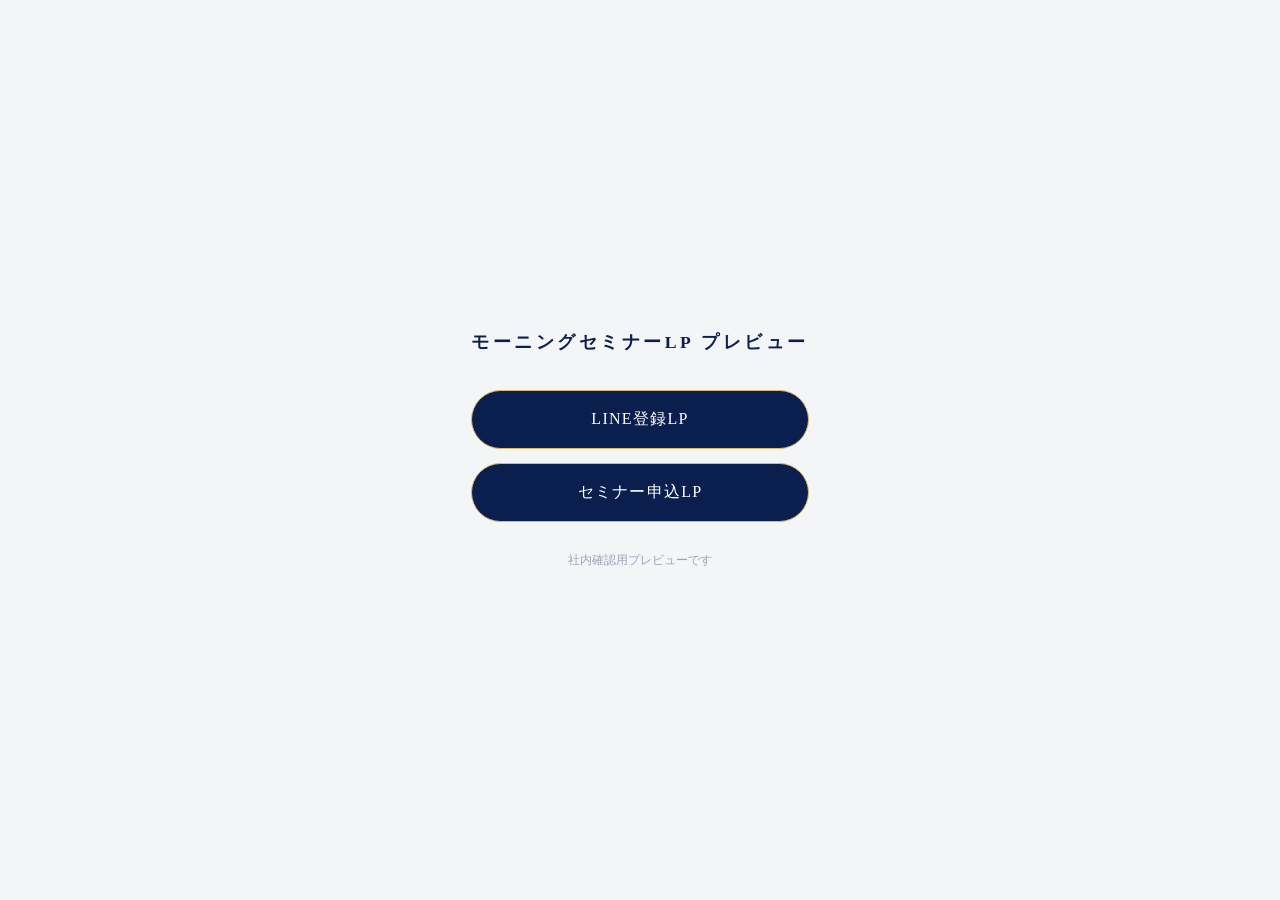
<file: index.html>
<!DOCTYPE html>
<html lang="ja">
<head>
<meta charset="UTF-8">
<meta name="viewport" content="width=device-width, initial-scale=1.0">
<meta name="robots" content="noindex, nofollow">
<title>モーニングセミナーLP プレビュー</title>
<style>
  body { font-family: "Hiragino Mincho ProN", serif; background: #f4f5f7; color: #0a1f4e;
         display: grid; place-items: center; min-height: 100vh; margin: 0; }
  .box { text-align: center; padding: 40px; }
  h1 { font-size: 1.1rem; letter-spacing: 0.2em; font-weight: 600; margin-bottom: 36px; }
  a { display: block; margin: 14px auto; padding: 18px 28px; max-width: 320px;
      background: #0a1f4e; color: #fff; text-decoration: none; border-radius: 999px;
      border: 1px solid #dfb968; letter-spacing: 0.08em; }
  p { font-size: 0.75rem; color: #9aa3b5; margin-top: 30px; }
</style>
</head>
<body>
<div class="box">
  <h1>モーニングセミナーLP プレビュー</h1>
  <a href="line/">LINE登録LP</a>
  <a href="seminar/">セミナー申込LP</a>
  <p>社内確認用プレビューです</p>
</div>
</body>
</html>
</file>
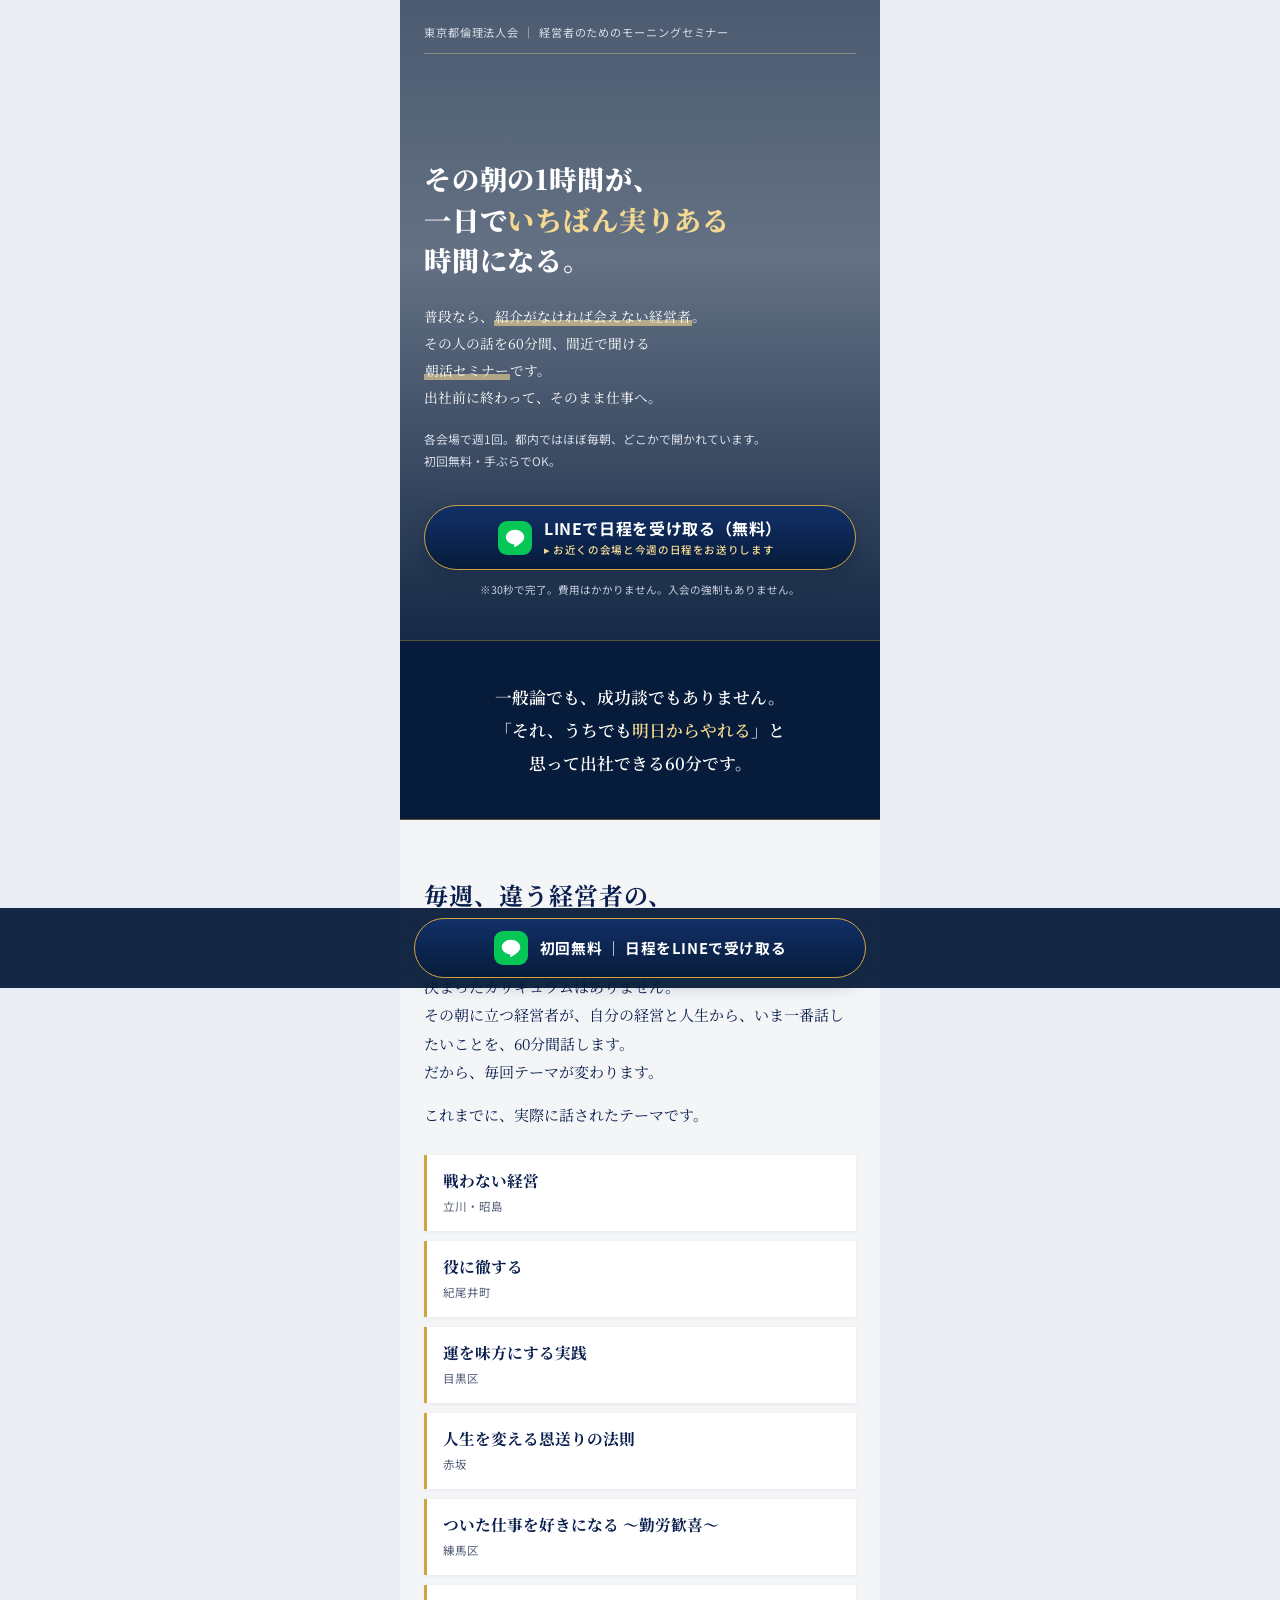
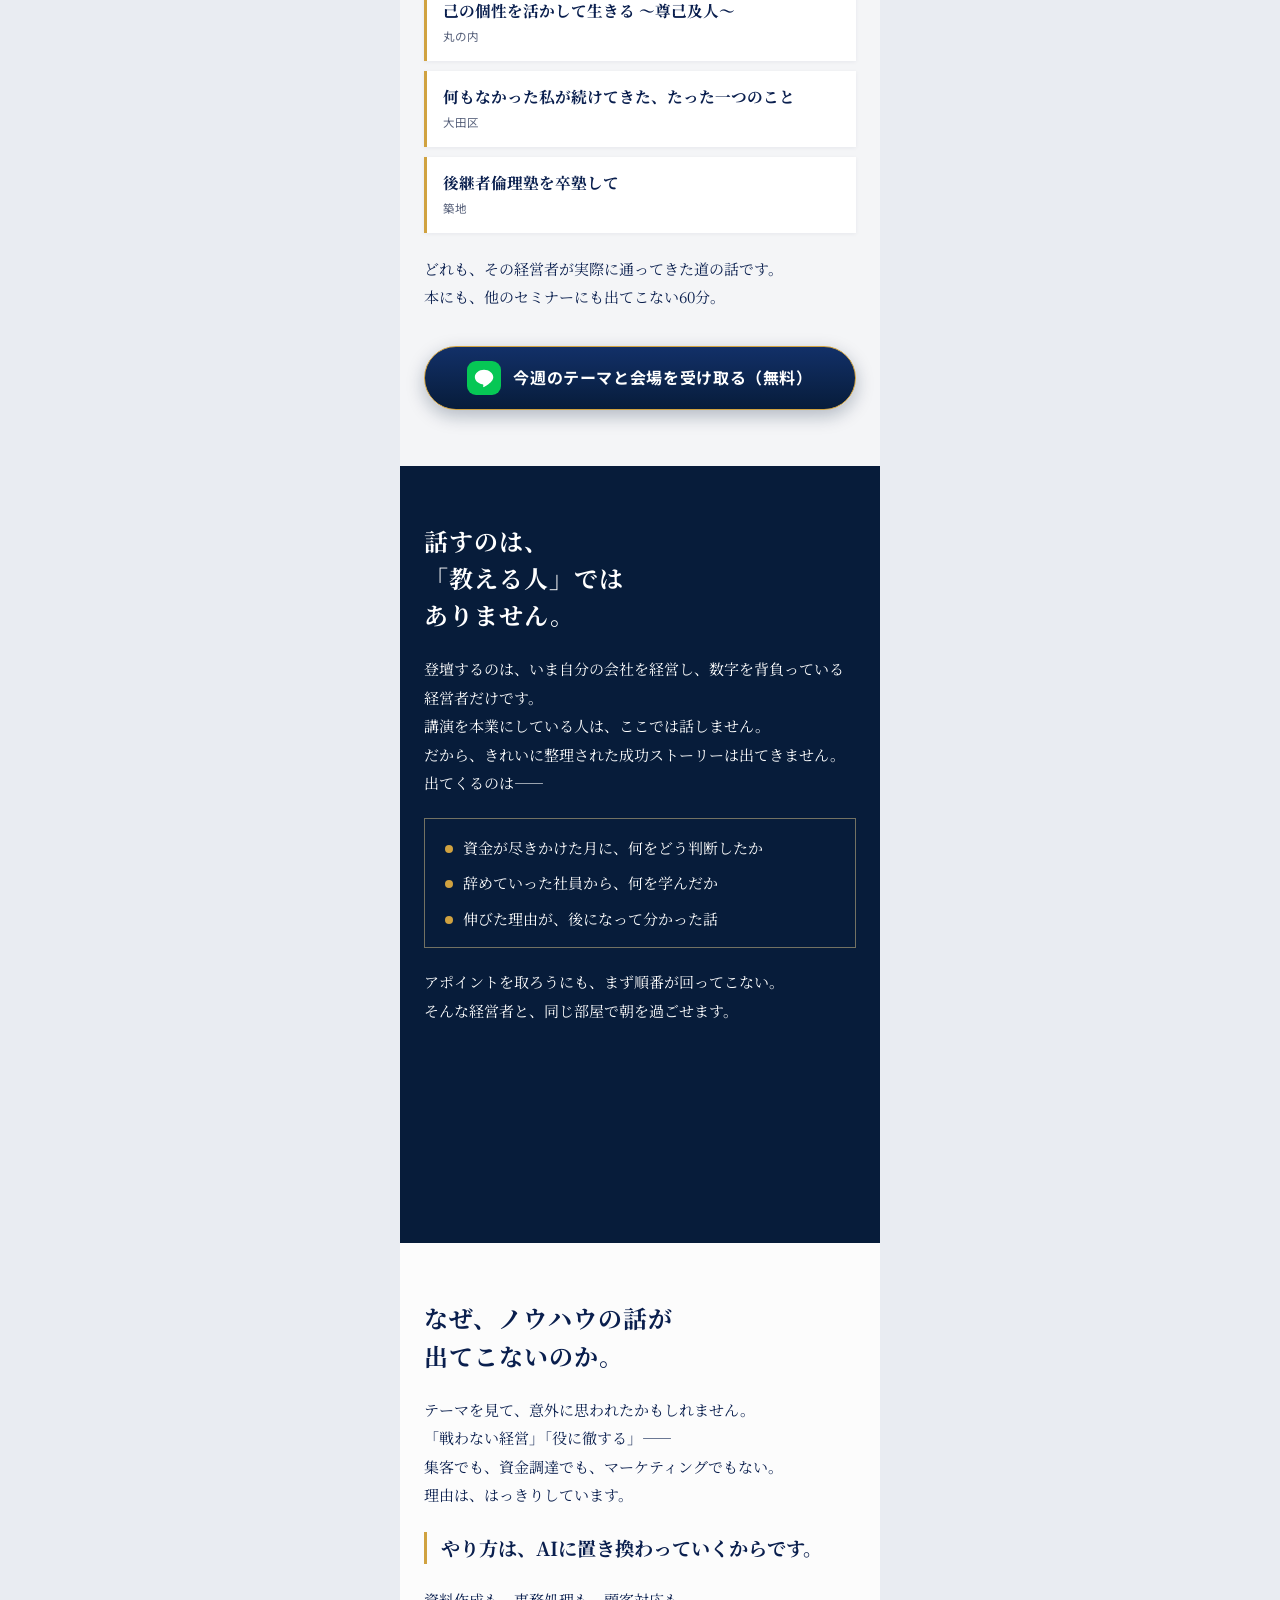
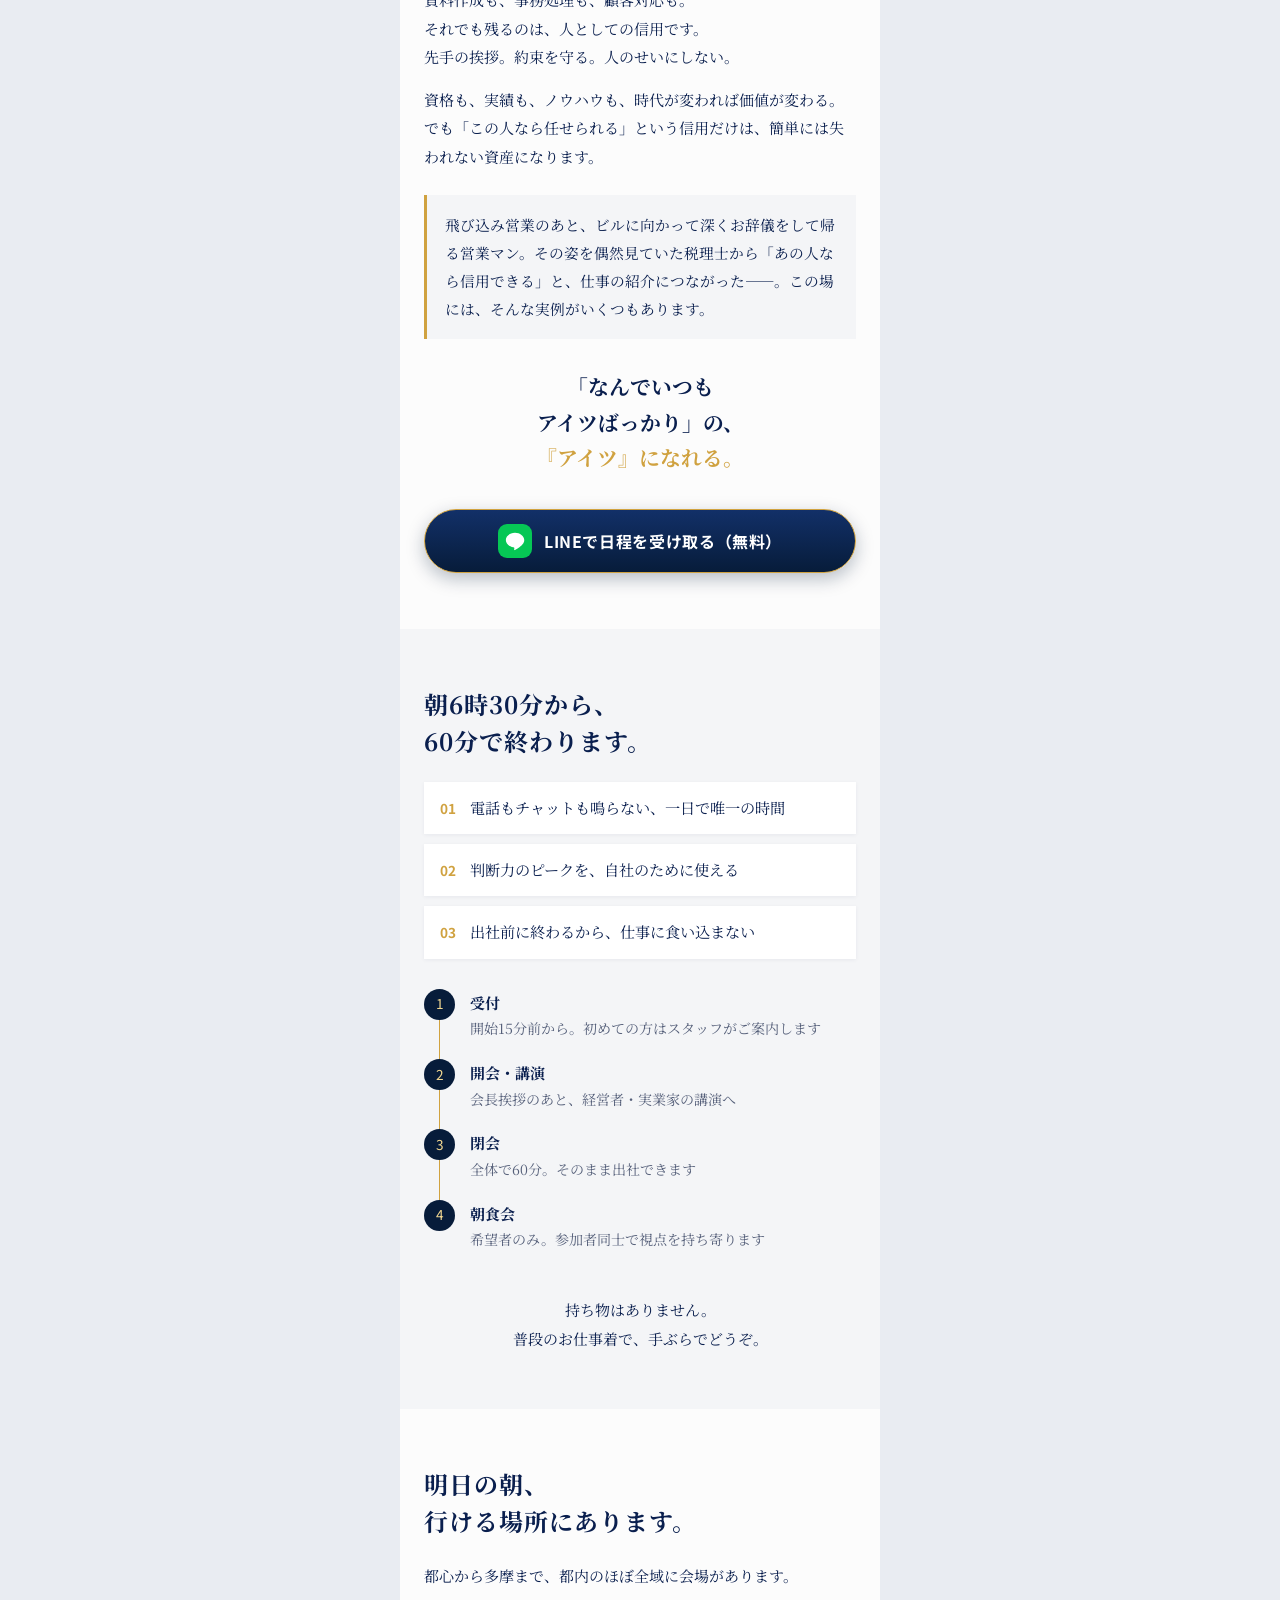
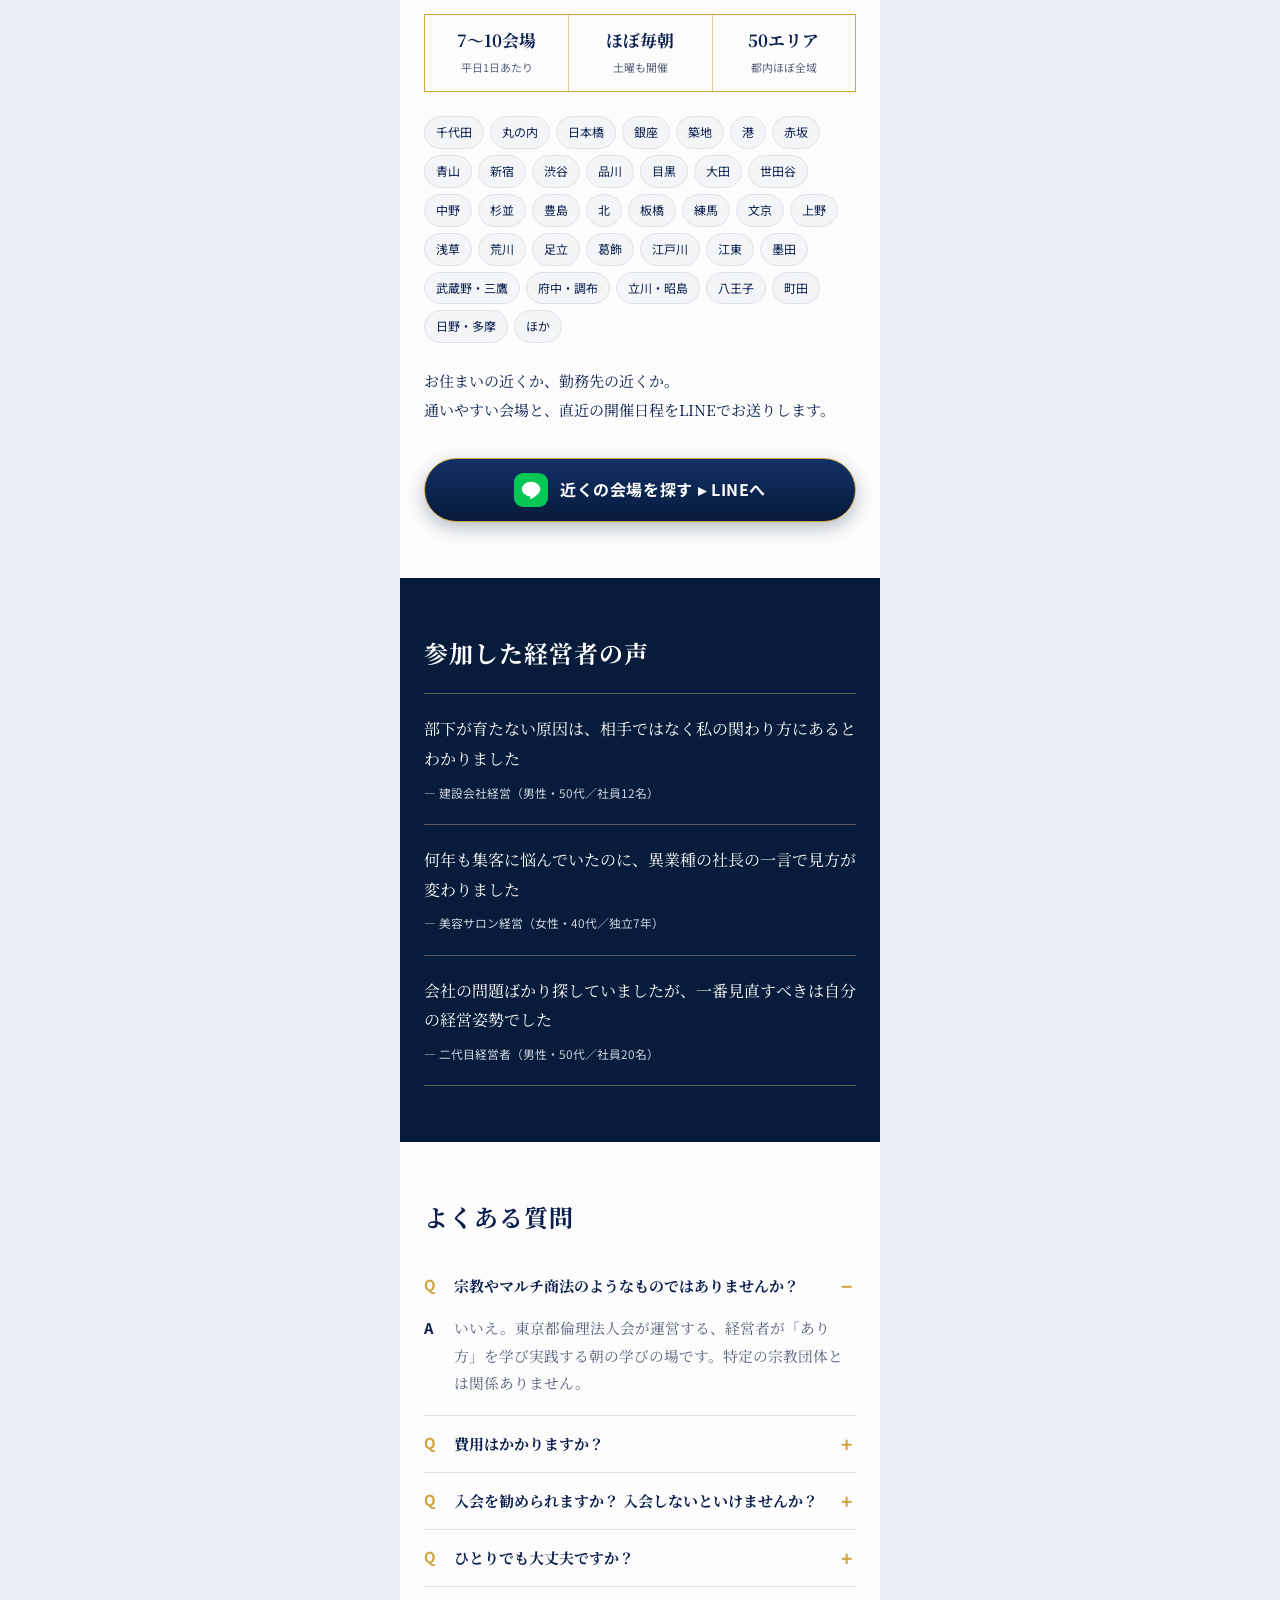
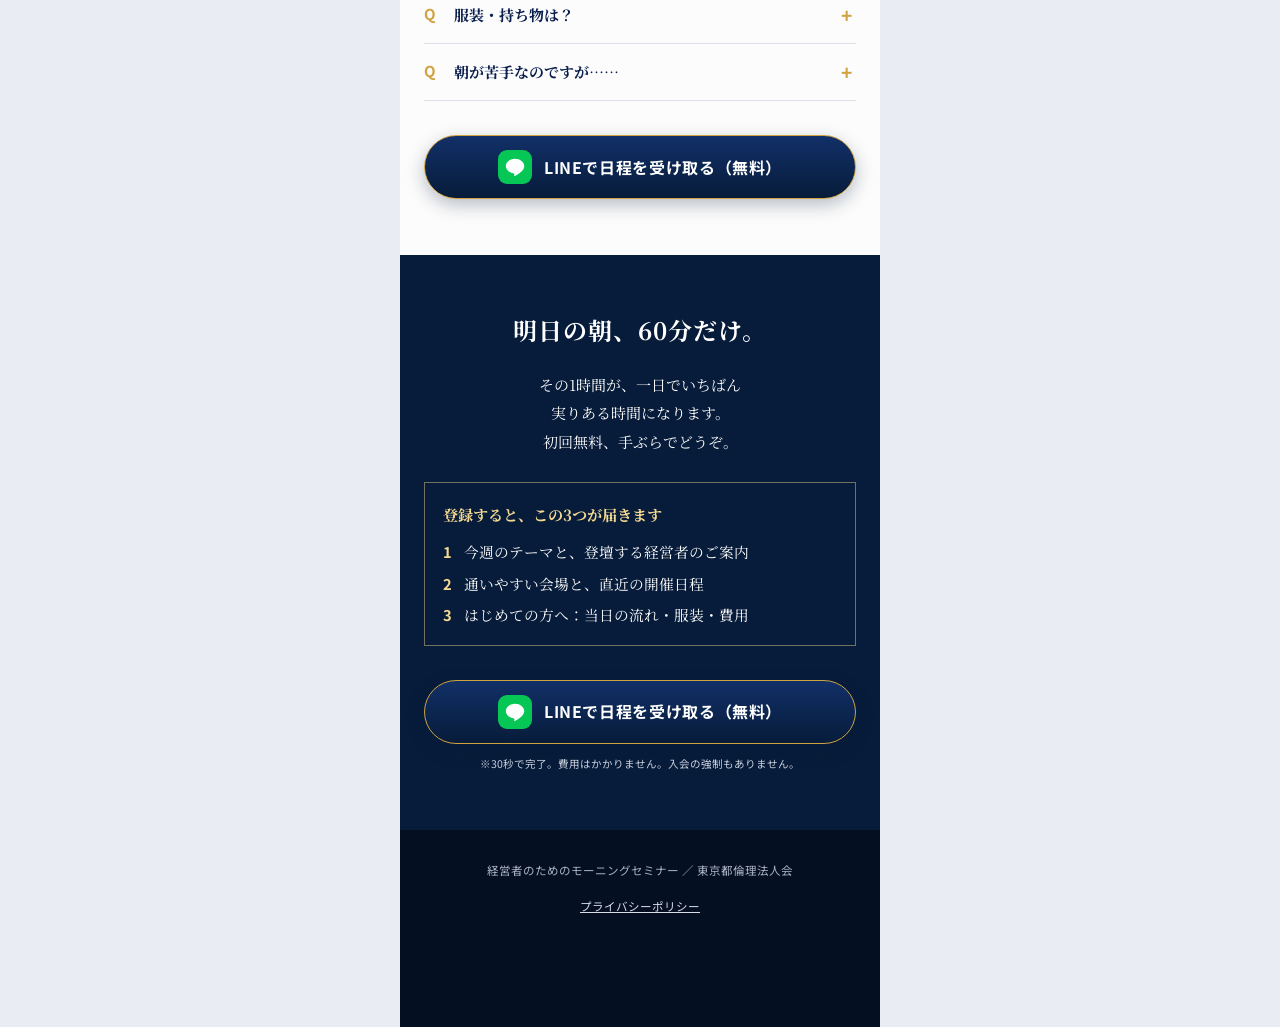
<file: line-b/index.html>
<!DOCTYPE html>
<html lang="ja">
<head>
<meta charset="UTF-8">
<meta name="viewport" content="width=device-width, initial-scale=1.0">
<meta name="robots" content="noindex, nofollow">
<title>その朝の1時間が、一日でいちばん実りある時間になる。｜経営者のためのモーニングセミナー</title>
<meta name="description" content="普段なら、紹介がなければ会えない経営者。その人の話を60分間、間近で聞ける朝活セミナーです。初回無料・手ぶらでOK。近くの会場と日程をLINEでお送りします。">
<link rel="preconnect" href="https://fonts.googleapis.com">
<link rel="preconnect" href="https://fonts.gstatic.com" crossorigin>
<link href="https://fonts.googleapis.com/css2?family=Noto+Sans+JP:wght@400;500;700&family=Noto+Serif+JP:wght@500;600;700;900&display=swap" rel="stylesheet">
<style>
:root{
  --navy-text:#0a1f4e; --navy-bg:#071c3a; --gold:#d0a240; --gold-hi:#f4d992;
  --ink-soft:#56607a; --pale:#f4f5f7; --line-grn:#06c755; --col:#FCFCFC; --outer:#e9ecf2;
}
*{box-sizing:border-box;margin:0;padding:0}
html{-webkit-text-size-adjust:100%}
body{background:var(--outer);color:var(--navy-text);font-family:"Noto Serif JP","Hiragino Mincho ProN",serif;line-height:1.9;font-size:15px;overflow-x:hidden}
img{max-width:100%;display:block}
a{color:inherit}
.page{max-width:480px;margin:0 auto;background:var(--col);overflow:hidden}
.sans{font-family:"Noto Sans JP","Hiragino Sans",sans-serif}
.gold{color:var(--gold-hi)}
.gold-d{color:var(--gold)}
.ul{background:linear-gradient(transparent 70%,rgba(208,162,64,.55) 70%);padding:0 1px}
section{padding:56px 24px}
h2{font-size:1.5rem;line-height:1.55;font-weight:700;letter-spacing:.04em;margin-bottom:22px}
p+p{margin-top:14px}
.c{text-align:center}

/* CTA */
.cta-wrap{margin-top:34px;text-align:center}
.cta{display:flex;align-items:center;justify-content:center;gap:12px;width:100%;min-height:64px;padding:12px 18px;border-radius:999px;
  background:linear-gradient(180deg,#123068 0%,var(--navy-bg) 100%);border:1px solid var(--gold);color:#fff;text-decoration:none;
  font-family:"Noto Sans JP",sans-serif;font-weight:700;font-size:1rem;letter-spacing:.04em;box-shadow:0 6px 18px rgba(7,28,58,.28)}
.cta .ico{flex:0 0 auto;width:34px;height:34px;border-radius:9px;background:var(--line-grn);display:grid;place-items:center}
.cta .ico svg{width:22px;height:22px}
.cta .t{display:flex;flex-direction:column;line-height:1.35;text-align:left}
.cta .t small{font-weight:500;font-size:.66rem;color:var(--gold-hi);margin-top:3px}
.cta-note{font-family:"Noto Sans JP",sans-serif;font-size:.66rem;color:var(--ink-soft);margin-top:10px}
.dark .cta-note{color:#c9cfdc}

/* 1 FV */
.fv{position:relative;color:#fff;padding:0;min-height:640px;display:flex;flex-direction:column}
.fv-bg{position:absolute;inset:0;background:url("https://pr.tokyo-rinri.net/wp-content/plugins/morning-seminar-lp/assets/line/img/fv-b.jpg") center/cover no-repeat}
.fv-bg::after{content:"";position:absolute;inset:0;background:linear-gradient(180deg,rgba(7,28,58,.72) 0%,rgba(7,28,58,.62) 40%,rgba(7,28,58,.94) 100%)}
.fv-in{position:relative;padding:22px 24px 40px;display:flex;flex-direction:column;flex:1}
.fv-brand{font-family:"Noto Sans JP",sans-serif;font-size:.7rem;letter-spacing:.08em;color:#d8dde8;border-bottom:1px solid rgba(244,217,146,.35);padding-bottom:10px}
.fv h1{font-size:1.7rem;line-height:1.5;font-weight:900;letter-spacing:.03em;margin-top:auto;padding-top:60px}
.fv-sub{margin-top:22px;font-size:.86rem;line-height:1.95}
.nw{white-space:nowrap}
.fv-sub .ul{background:linear-gradient(transparent 72%,rgba(244,217,146,.6) 72%)}
.fv-cond{margin-top:18px;font-family:"Noto Sans JP",sans-serif;font-size:.74rem;color:#d8dde8;line-height:1.8}

/* 2 band */
.band{background:var(--navy-bg);color:#fff;text-align:center;padding:40px 24px;border-top:1px solid rgba(208,162,64,.4);border-bottom:1px solid rgba(208,162,64,.4)}
.band p{font-size:1.05rem;line-height:1.95;font-weight:600}

/* 3 themes */
.pale{background:var(--pale)}
.lead{color:var(--navy-text)}
.themes{list-style:none;margin:26px 0 22px;display:grid;gap:10px}
.themes li{background:#fff;border-left:3px solid var(--gold);padding:13px 16px;box-shadow:0 1px 4px rgba(10,31,78,.06)}
.themes b{display:block;font-weight:700;font-size:.98rem;line-height:1.6}
.themes span{display:block;font-family:"Noto Sans JP",sans-serif;font-size:.72rem;color:var(--ink-soft);margin-top:3px}

/* 4 speakers */
.dark{background:var(--navy-bg);color:#fff}
.dark h2{color:#fff}
.pts{list-style:none;margin:20px 0;border:1px solid rgba(244,217,146,.45);padding:16px 18px;display:grid;gap:10px}
.pts li{position:relative;padding-left:20px;line-height:1.7}
.pts li::before{content:"";position:absolute;left:2px;top:.65em;width:8px;height:8px;border-radius:50%;background:var(--gold)}
.office{margin:28px -24px -56px;height:190px;background:url("https://pr.tokyo-rinri.net/wp-content/plugins/morning-seminar-lp/assets/line/img/office.jpg") center/cover no-repeat}

/* 5 why */
.big{font-size:1.2rem;font-weight:700;line-height:1.7;margin:22px 0;padding-left:14px;border-left:3px solid var(--gold)}
.ep{background:var(--pale);border-left:3px solid var(--gold);padding:16px 18px;margin:24px 0;font-size:.92rem}
.close{text-align:center;font-size:1.3rem;font-weight:700;line-height:1.7;margin-top:30px}

/* 6 time */
.three{list-style:none;display:grid;gap:10px;margin:6px 0 30px}
.three li{background:#fff;padding:14px 16px;display:flex;gap:14px;align-items:baseline;box-shadow:0 1px 4px rgba(10,31,78,.06);font-size:.95rem;line-height:1.6}
.three em{font-style:normal;font-family:"Noto Sans JP",sans-serif;color:var(--gold);font-weight:700;font-size:.85rem}
.flow{list-style:none;position:relative;margin:0 0 26px}
.flow li{position:relative;padding:0 0 18px 46px}
.flow li::before{content:"";position:absolute;left:15px;top:30px;bottom:0;width:1px;background:var(--gold)}
.flow li:last-child::before{display:none}
.flow i{position:absolute;left:0;top:0;width:31px;height:31px;border-radius:50%;background:var(--navy-bg);color:var(--gold-hi);font-style:normal;font-family:"Noto Sans JP",sans-serif;font-size:.85rem;display:grid;place-items:center}
.flow b{display:block;font-weight:700}
.flow span{display:block;font-size:.88rem;color:var(--ink-soft);line-height:1.7}

/* 7 venues */
.nums{display:grid;grid-template-columns:repeat(3,1fr);border:1px solid var(--gold);margin:24px 0}
.nums div{text-align:center;padding:14px 4px}
.nums div+div{border-left:1px solid rgba(208,162,64,.5)}
.nums b{display:block;font-size:1.05rem;font-weight:700;line-height:1.4}
.nums span{display:block;font-family:"Noto Sans JP",sans-serif;font-size:.68rem;color:var(--ink-soft);margin-top:4px}
.tags{display:flex;flex-wrap:wrap;gap:6px;margin:0 0 24px}
.tags span{font-family:"Noto Sans JP",sans-serif;font-size:.75rem;padding:4px 11px;border-radius:999px;background:var(--pale);border:1px solid #dde1ea}

/* 8 voices */
.voice{border-top:1px solid rgba(244,217,146,.35);padding:20px 0}
.voice:last-child{border-bottom:1px solid rgba(244,217,146,.35)}
.voice p{font-size:1rem;line-height:1.85}
.voice span{display:block;margin-top:8px;font-family:"Noto Sans JP",sans-serif;font-size:.74rem;color:#c9cfdc}

/* 9 faq */
.faq details{border-bottom:1px solid #dde1ea}
.faq summary{list-style:none;cursor:pointer;padding:16px 28px 16px 30px;position:relative;font-weight:700;line-height:1.6}
.faq summary::-webkit-details-marker{display:none}
.faq summary::before{content:"Q";position:absolute;left:0;top:15px;color:var(--gold);font-family:"Noto Sans JP",sans-serif}
.faq summary::after{content:"+";position:absolute;right:4px;top:13px;font-family:"Noto Sans JP",sans-serif;color:var(--gold);font-size:1.2rem}
.faq details[open] summary::after{content:"−"}
.faq .a{padding:0 4px 18px 30px;position:relative;font-size:.92rem;color:var(--ink-soft)}
.faq .a::before{content:"A";position:absolute;left:0;top:0;color:var(--navy-text);font-family:"Noto Sans JP",sans-serif;font-weight:700}

/* 10 closing */
.closing{text-align:center}
.gets{text-align:left;border:1px solid rgba(244,217,146,.45);padding:18px;margin:26px 0 0}
.gets h3{font-size:.95rem;font-weight:700;margin-bottom:10px;color:var(--gold-hi)}
.gets ol{list-style:none;display:grid;gap:8px}
.gets li{display:flex;gap:12px;font-size:.92rem;line-height:1.6}
.gets li i{font-style:normal;font-family:"Noto Sans JP",sans-serif;color:var(--gold-hi);font-weight:700}

footer{background:#050f22;color:#aab2c4;text-align:center;padding:30px 24px 110px;font-family:"Noto Sans JP",sans-serif;font-size:.72rem;line-height:1.9}
footer a{color:#d8dde8}

/* sticky */
.sticky{position:fixed;left:0;right:0;bottom:0;z-index:50;padding:10px 14px calc(10px + env(safe-area-inset-bottom));background:rgba(7,28,58,.94);
  transform:translateY(110%);transition:transform .35s ease}
.sticky.show{transform:translateY(0)}
.sticky .cta{max-width:452px;margin:0 auto;min-height:54px;font-size:.92rem}
</style>
</head>
<body>
<div class="page">

<!-- 1 ファーストビュー -->
<section class="fv">
  <div class="fv-bg" role="img" aria-label="朝の会場で語り合う経営者たち"></div>
  <div class="fv-in">
    <p class="fv-brand">東京都倫理法人会 ｜ 経営者のためのモーニングセミナー</p>
    <h1>その朝の1時間が、<br>一日で<span class="gold nw">いちばん実りある</span><br>時間になる。</h1>
    <p class="fv-sub">普段なら、<span class="ul nw">紹介がなければ会えない経営者</span>。<br>その人の話を60分間、間近で聞ける<br><span class="ul">朝活セミナー</span>です。<br>出社前に終わって、そのまま仕事へ。</p>
    <p class="fv-cond">各会場で週1回。都内ではほぼ毎朝、どこかで開かれています。<br>初回無料・手ぶらでOK。</p>
    <div class="cta-wrap">
      <a class="cta" data-cta="fv" href="https://s.lmes.jp/landing-qr/2011710731-ucLJEMlM?uLand=3GxEkM"><span class="ico"><svg viewBox="0 0 24 24" fill="#fff" aria-hidden="true"><path d="M12 3C6.5 3 2 6.6 2 11c0 3.9 3.5 7.2 8.3 7.9.3.1.8.2.9.5.1.3.1.7 0 1l-.1.9c0 .3-.2 1 .9.5s5.9-3.5 8-6c1.5-1.6 2.1-3.2 2.1-4.9C22 6.6 17.5 3 12 3z"/></svg></span><span class="t">LINEで日程を受け取る（無料）<small>▸ お近くの会場と今週の日程をお送りします</small></span></a>
      <p class="cta-note" style="color:#c9cfdc">※30秒で完了。費用はかかりません。入会の強制もありません。</p>
    </div>
  </div>
</section>

<!-- 2 回収バンド -->
<div class="band">
  <p>一般論でも、成功談でもありません。<br>「それ、うちでも<span class="gold">明日からやれる</span>」と<br>思って出社できる60分です。</p>
</div>

<!-- 3 テーマ一覧 -->
<section class="pale">
  <h2>毎週、違う経営者の、<br>違う60分。</h2>
  <p class="lead">決まったカリキュラムはありません。<br>その朝に立つ経営者が、自分の経営と人生から、いま一番話したいことを、60分間話します。<br>だから、毎回テーマが変わります。</p>
  <p>これまでに、実際に話されたテーマです。</p>
  <ul class="themes">
    <li><b>戦わない経営</b><span>立川・昭島</span></li>
    <li><b>役に徹する</b><span>紀尾井町</span></li>
    <li><b>運を味方にする実践</b><span>目黒区</span></li>
    <li><b>人生を変える恩送りの法則</b><span>赤坂</span></li>
    <li><b>ついた仕事を好きになる 〜勤労歓喜〜</b><span>練馬区</span></li>
    <li><b>己の個性を活かして生きる 〜尊己及人〜</b><span>丸の内</span></li>
    <li><b>何もなかった私が続けてきた、たった一つのこと</b><span>大田区</span></li>
    <li><b>後継者倫理塾を卒塾して</b><span>築地</span></li>
  </ul>
  <p>どれも、その経営者が実際に通ってきた道の話です。<br>本にも、他のセミナーにも出てこない60分。</p>
  <div class="cta-wrap">
    <a class="cta" data-cta="themes" href="https://s.lmes.jp/landing-qr/2011710731-ucLJEMlM?uLand=3GxEkM"><span class="ico"><svg viewBox="0 0 24 24" fill="#fff" aria-hidden="true"><path d="M12 3C6.5 3 2 6.6 2 11c0 3.9 3.5 7.2 8.3 7.9.3.1.8.2.9.5.1.3.1.7 0 1l-.1.9c0 .3-.2 1 .9.5s5.9-3.5 8-6c1.5-1.6 2.1-3.2 2.1-4.9C22 6.6 17.5 3 12 3z"/></svg></span><span class="t">今週のテーマと会場を受け取る（無料）</span></a>
  </div>
</section>

<!-- 4 話すのは -->
<section class="dark">
  <h2>話すのは、<br>「教える人」では<br>ありません。</h2>
  <p>登壇するのは、いま自分の会社を経営し、数字を背負っている経営者だけです。<br>講演を本業にしている人は、ここでは話しません。<br>だから、きれいに整理された成功ストーリーは出てきません。<br>出てくるのは——</p>
  <ul class="pts">
    <li>資金が尽きかけた月に、何をどう判断したか</li>
    <li>辞めていった社員から、何を学んだか</li>
    <li>伸びた理由が、後になって分かった話</li>
  </ul>
  <p>アポイントを取ろうにも、まず順番が回ってこない。<br>そんな経営者と、同じ部屋で朝を過ごせます。</p>
  <div class="office" role="img" aria-label="オフィスの風景"></div>
</section>

<!-- 5 なぜノウハウの話が出てこないのか -->
<section>
  <h2>なぜ、ノウハウの話が<br>出てこないのか。</h2>
  <p>テーマを見て、意外に思われたかもしれません。<br>「戦わない経営」「役に徹する」——<br>集客でも、資金調達でも、マーケティングでもない。<br>理由は、はっきりしています。</p>
  <p class="big">やり方は、AIに置き換わっていくからです。</p>
  <p>資料作成も、事務処理も、顧客対応も。<br>それでも残るのは、人としての信用です。<br>先手の挨拶。約束を守る。人のせいにしない。</p>
  <p>資格も、実績も、ノウハウも、時代が変われば価値が変わる。<br>でも「この人なら任せられる」という信用だけは、簡単には失われない資産になります。</p>
  <div class="ep">飛び込み営業のあと、ビルに向かって深くお辞儀をして帰る営業マン。その姿を偶然見ていた税理士から「あの人なら信用できる」と、仕事の紹介につながった——。この場には、そんな実例がいくつもあります。</div>
  <p class="close">「なんでいつも<br>アイツばっかり」の、<br><span class="gold-d">『アイツ』になれる。</span></p>
  <div class="cta-wrap">
    <a class="cta" data-cta="why" href="https://s.lmes.jp/landing-qr/2011710731-ucLJEMlM?uLand=3GxEkM"><span class="ico"><svg viewBox="0 0 24 24" fill="#fff" aria-hidden="true"><path d="M12 3C6.5 3 2 6.6 2 11c0 3.9 3.5 7.2 8.3 7.9.3.1.8.2.9.5.1.3.1.7 0 1l-.1.9c0 .3-.2 1 .9.5s5.9-3.5 8-6c1.5-1.6 2.1-3.2 2.1-4.9C22 6.6 17.5 3 12 3z"/></svg></span><span class="t">LINEで日程を受け取る（無料）</span></a>
  </div>
</section>

<!-- 6 朝6時30分から -->
<section class="pale">
  <h2>朝6時30分から、<br>60分で終わります。</h2>
  <ul class="three">
    <li><em>01</em>電話もチャットも鳴らない、一日で唯一の時間</li>
    <li><em>02</em>判断力のピークを、自社のために使える</li>
    <li><em>03</em>出社前に終わるから、仕事に食い込まない</li>
  </ul>
  <ol class="flow">
    <li><i>1</i><b>受付</b><span>開始15分前から。初めての方はスタッフがご案内します</span></li>
    <li><i>2</i><b>開会・講演</b><span>会長挨拶のあと、経営者・実業家の講演へ</span></li>
    <li><i>3</i><b>閉会</b><span>全体で60分。そのまま出社できます</span></li>
    <li><i>4</i><b>朝食会</b><span>希望者のみ。参加者同士で視点を持ち寄ります</span></li>
  </ol>
  <p class="c">持ち物はありません。<br>普段のお仕事着で、手ぶらでどうぞ。</p>
</section>

<!-- 7 会場エリア -->
<section>
  <h2>明日の朝、<br>行ける場所にあります。</h2>
  <p>都心から多摩まで、都内のほぼ全域に会場があります。</p>
  <div class="nums">
    <div><b>7〜10会場</b><span>平日1日あたり</span></div>
    <div><b>ほぼ毎朝</b><span>土曜も開催</span></div>
    <div><b>50エリア</b><span>都内ほぼ全域</span></div>
  </div>
  <div class="tags">
    <span>千代田</span><span>丸の内</span><span>日本橋</span><span>銀座</span><span>築地</span><span>港</span><span>赤坂</span><span>青山</span><span>新宿</span><span>渋谷</span>
    <span>品川</span><span>目黒</span><span>大田</span><span>世田谷</span><span>中野</span><span>杉並</span><span>豊島</span><span>北</span><span>板橋</span><span>練馬</span>
    <span>文京</span><span>上野</span><span>浅草</span><span>荒川</span><span>足立</span><span>葛飾</span><span>江戸川</span><span>江東</span><span>墨田</span>
    <span>武蔵野・三鷹</span><span>府中・調布</span><span>立川・昭島</span><span>八王子</span><span>町田</span><span>日野・多摩</span><span>ほか</span>
  </div>
  <p>お住まいの近くか、勤務先の近くか。<br>通いやすい会場と、直近の開催日程をLINEでお送りします。</p>
  <div class="cta-wrap">
    <a class="cta" data-cta="venues" href="https://s.lmes.jp/landing-qr/2011710731-ucLJEMlM?uLand=3GxEkM"><span class="ico"><svg viewBox="0 0 24 24" fill="#fff" aria-hidden="true"><path d="M12 3C6.5 3 2 6.6 2 11c0 3.9 3.5 7.2 8.3 7.9.3.1.8.2.9.5.1.3.1.7 0 1l-.1.9c0 .3-.2 1 .9.5s5.9-3.5 8-6c1.5-1.6 2.1-3.2 2.1-4.9C22 6.6 17.5 3 12 3z"/></svg></span><span class="t">近くの会場を探す ▸ LINEへ</span></a>
  </div>
</section>

<!-- 8 参加した経営者の声 -->
<section class="dark">
  <h2>参加した経営者の声</h2>
  <div class="voice"><p>部下が育たない原因は、相手ではなく私の関わり方にあるとわかりました</p><span>― 建設会社経営（男性・50代／社員12名）</span></div>
  <div class="voice"><p>何年も集客に悩んでいたのに、異業種の社長の一言で見方が変わりました</p><span>― 美容サロン経営（女性・40代／独立7年）</span></div>
  <div class="voice"><p>会社の問題ばかり探していましたが、一番見直すべきは自分の経営姿勢でした</p><span>― 二代目経営者（男性・50代／社員20名）</span></div>
</section>

<!-- 9 よくある質問 -->
<section class="faq">
  <h2>よくある質問</h2>
  <details open><summary>宗教やマルチ商法のようなものではありませんか？</summary><p class="a">いいえ。東京都倫理法人会が運営する、経営者が「あり方」を学び実践する朝の学びの場です。特定の宗教団体とは関係ありません。</p></details>
  <details><summary>費用はかかりますか？</summary><p class="a">初回は無料です。会場費などもかかりません。</p></details>
  <details><summary>入会を勧められますか？ 入会しないといけませんか？</summary><p class="a">ご案内はありますが、強制は一切ありません。見学だけで帰られる方も多くいらっしゃいます。</p></details>
  <details><summary>ひとりでも大丈夫ですか？</summary><p class="a">はい。受付からスタッフがご案内します。初参加の方は毎回いらっしゃいます。</p></details>
  <details><summary>服装・持ち物は？</summary><p class="a">普段のお仕事着で、手ぶらでお越しください。</p></details>
  <details><summary>朝が苦手なのですが……</summary><p class="a">6時30分または7時開始、60分で終了します。そのまま出社できます。</p></details>
  <div class="cta-wrap">
    <a class="cta" data-cta="faq" href="https://s.lmes.jp/landing-qr/2011710731-ucLJEMlM?uLand=3GxEkM"><span class="ico"><svg viewBox="0 0 24 24" fill="#fff" aria-hidden="true"><path d="M12 3C6.5 3 2 6.6 2 11c0 3.9 3.5 7.2 8.3 7.9.3.1.8.2.9.5.1.3.1.7 0 1l-.1.9c0 .3-.2 1 .9.5s5.9-3.5 8-6c1.5-1.6 2.1-3.2 2.1-4.9C22 6.6 17.5 3 12 3z"/></svg></span><span class="t">LINEで日程を受け取る（無料）</span></a>
  </div>
</section>

<!-- 10 クロージング -->
<section class="dark closing">
  <h2>明日の朝、60分だけ。</h2>
  <p>その1時間が、一日でいちばん<br>実りある時間になります。<br>初回無料、手ぶらでどうぞ。</p>
  <div class="gets">
    <h3>登録すると、この3つが届きます</h3>
    <ol>
      <li><i>1</i>今週のテーマと、登壇する経営者のご案内</li>
      <li><i>2</i>通いやすい会場と、直近の開催日程</li>
      <li><i>3</i>はじめての方へ：当日の流れ・服装・費用</li>
    </ol>
  </div>
  <div class="cta-wrap">
    <a class="cta" data-cta="closing" href="https://s.lmes.jp/landing-qr/2011710731-ucLJEMlM?uLand=3GxEkM"><span class="ico"><svg viewBox="0 0 24 24" fill="#fff" aria-hidden="true"><path d="M12 3C6.5 3 2 6.6 2 11c0 3.9 3.5 7.2 8.3 7.9.3.1.8.2.9.5.1.3.1.7 0 1l-.1.9c0 .3-.2 1 .9.5s5.9-3.5 8-6c1.5-1.6 2.1-3.2 2.1-4.9C22 6.6 17.5 3 12 3z"/></svg></span><span class="t">LINEで日程を受け取る（無料）</span></a>
    <p class="cta-note">※30秒で完了。費用はかかりません。入会の強制もありません。</p>
  </div>
</section>

<footer>
  <p>経営者のためのモーニングセミナー ／ 東京都倫理法人会</p>
  <p><a href="https://pr.tokyo-rinri.net/morning-seminar/privacy/">プライバシーポリシー</a></p>
</footer>

</div>

<!-- 追従CTAバー -->
<div class="sticky" id="sticky">
  <a class="cta" data-cta="sticky" href="https://s.lmes.jp/landing-qr/2011710731-ucLJEMlM?uLand=3GxEkM"><span class="ico"><svg viewBox="0 0 24 24" fill="#fff" aria-hidden="true"><path d="M12 3C6.5 3 2 6.6 2 11c0 3.9 3.5 7.2 8.3 7.9.3.1.8.2.9.5.1.3.1.7 0 1l-.1.9c0 .3-.2 1 .9.5s5.9-3.5 8-6c1.5-1.6 2.1-3.2 2.1-4.9C22 6.6 17.5 3 12 3z"/></svg></span><span class="t">初回無料 ｜ 日程をLINEで受け取る</span></a>
</div>
<script>
(function(){
  var bar=document.getElementById('sticky');
  function f(){ if(window.scrollY>560){bar.classList.add('show');}else{bar.classList.remove('show');} }
  window.addEventListener('scroll',f,{passive:true}); f();
})();
</script>
</body>
</html>
</file>
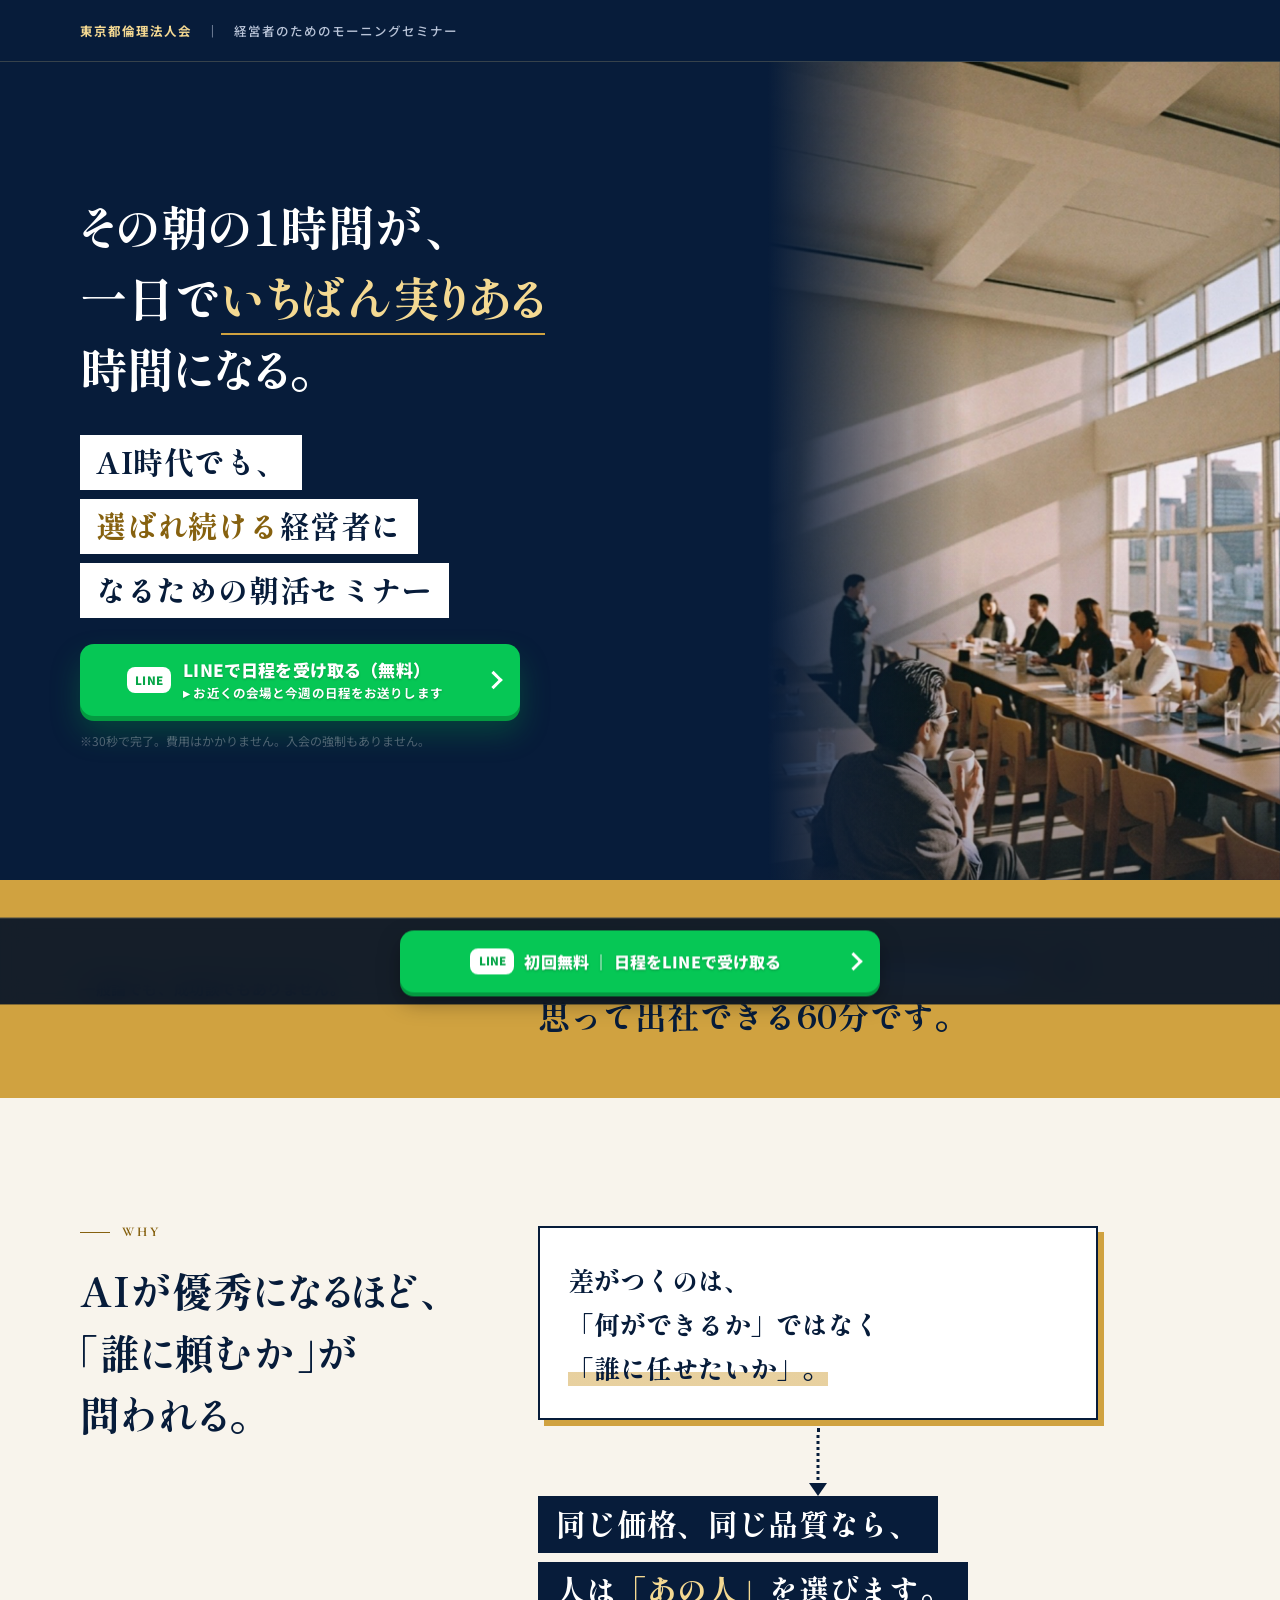
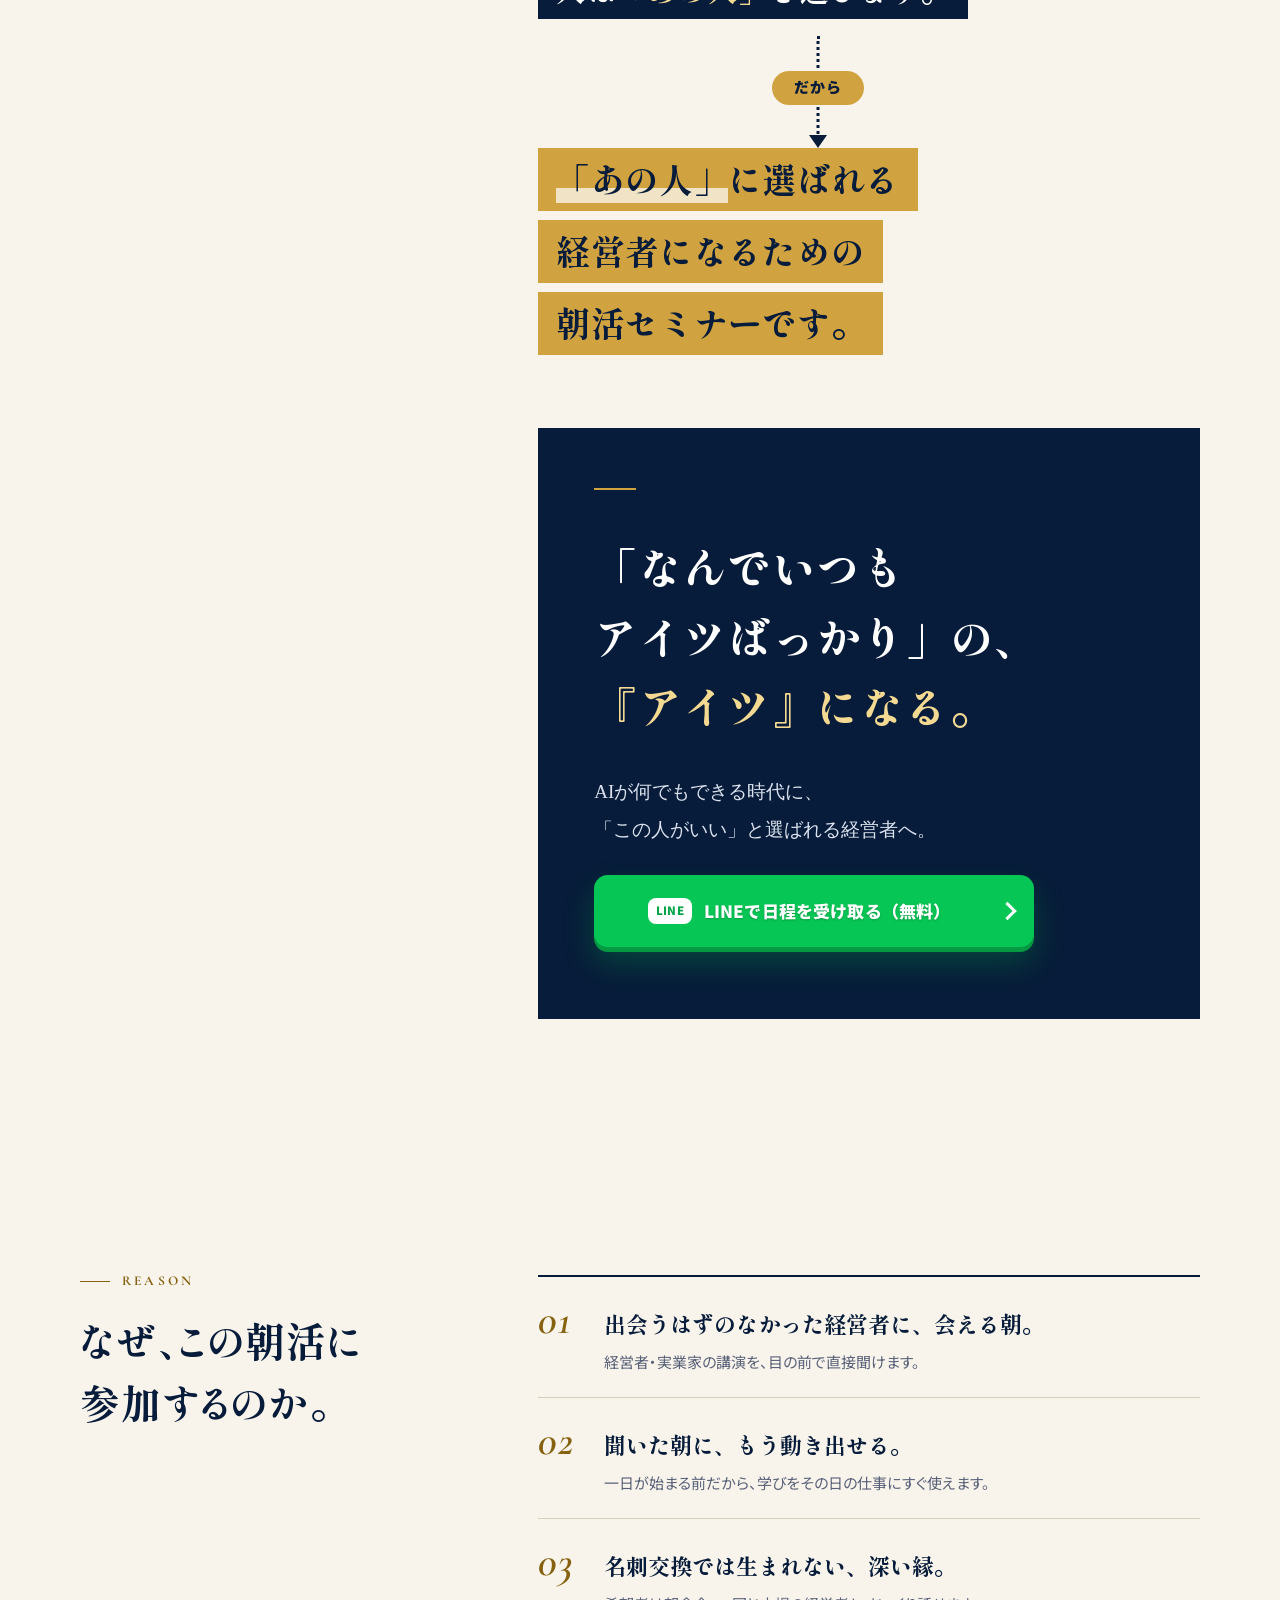
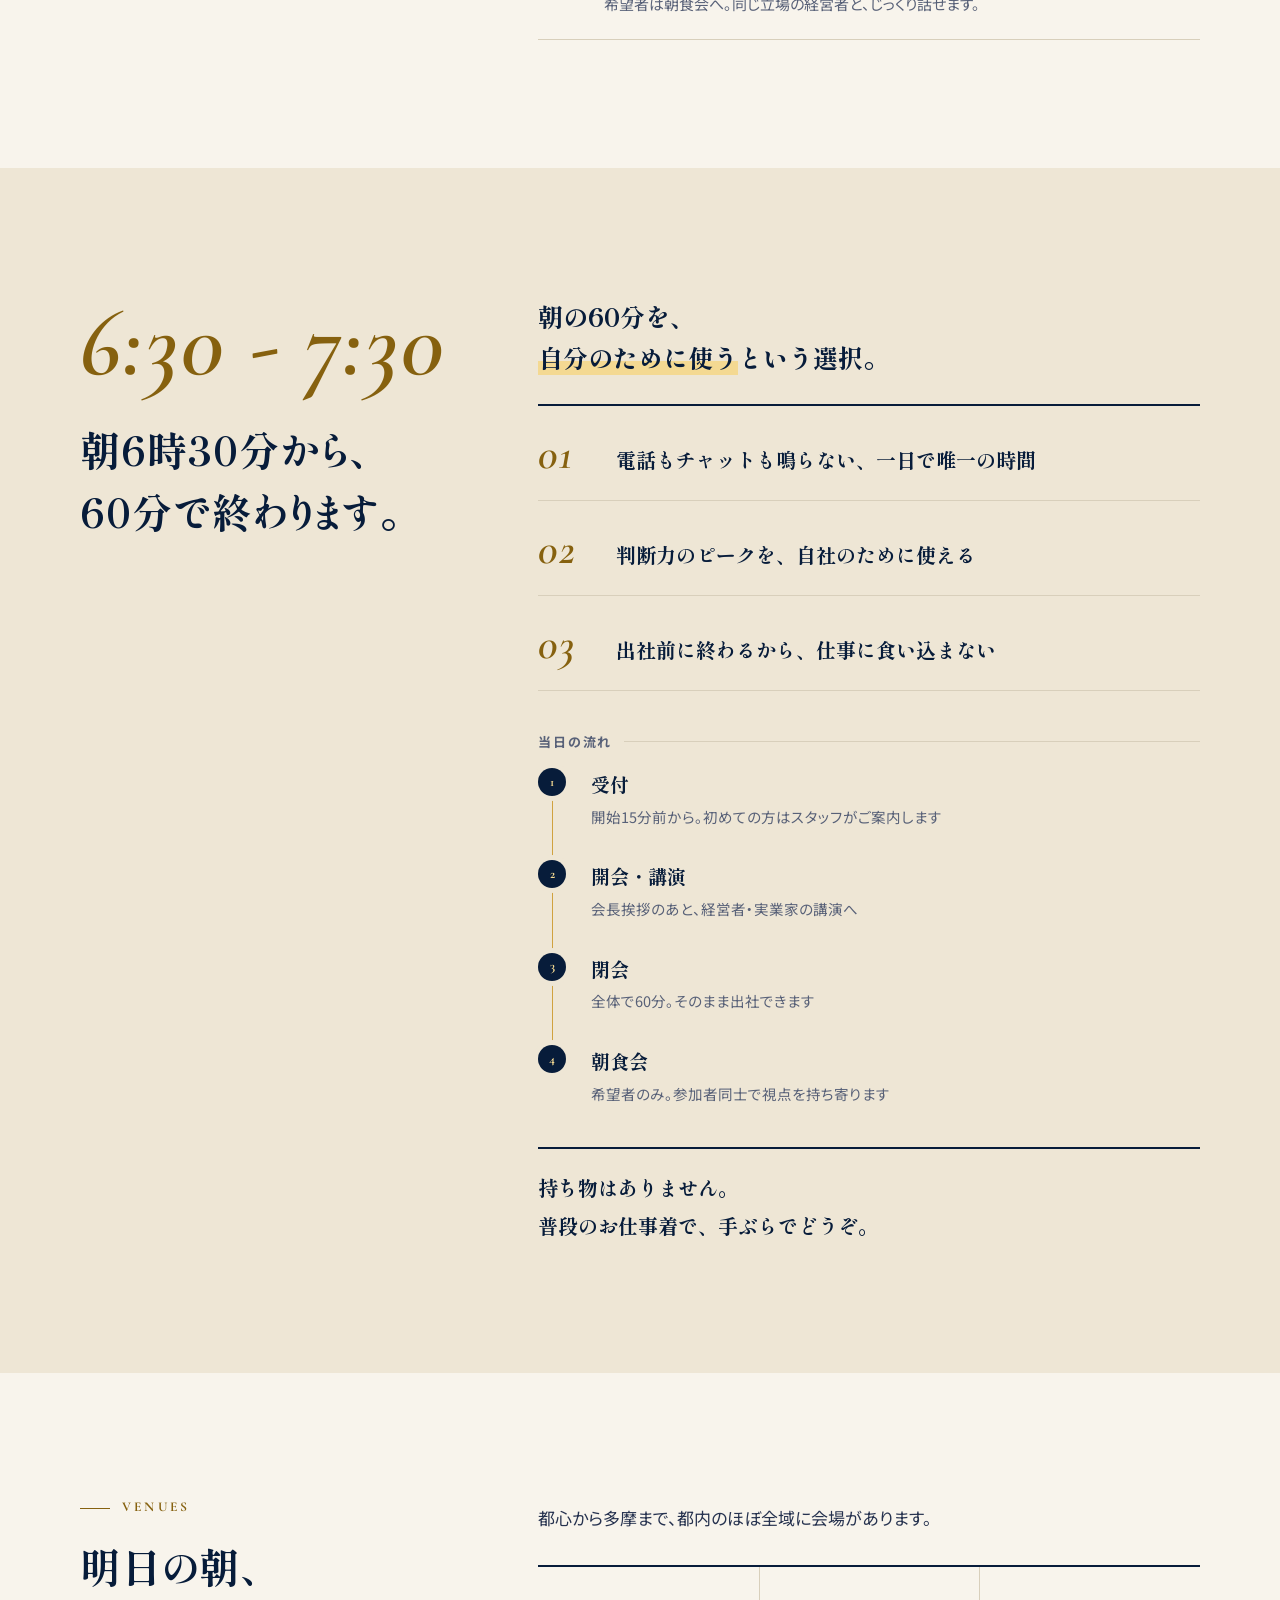
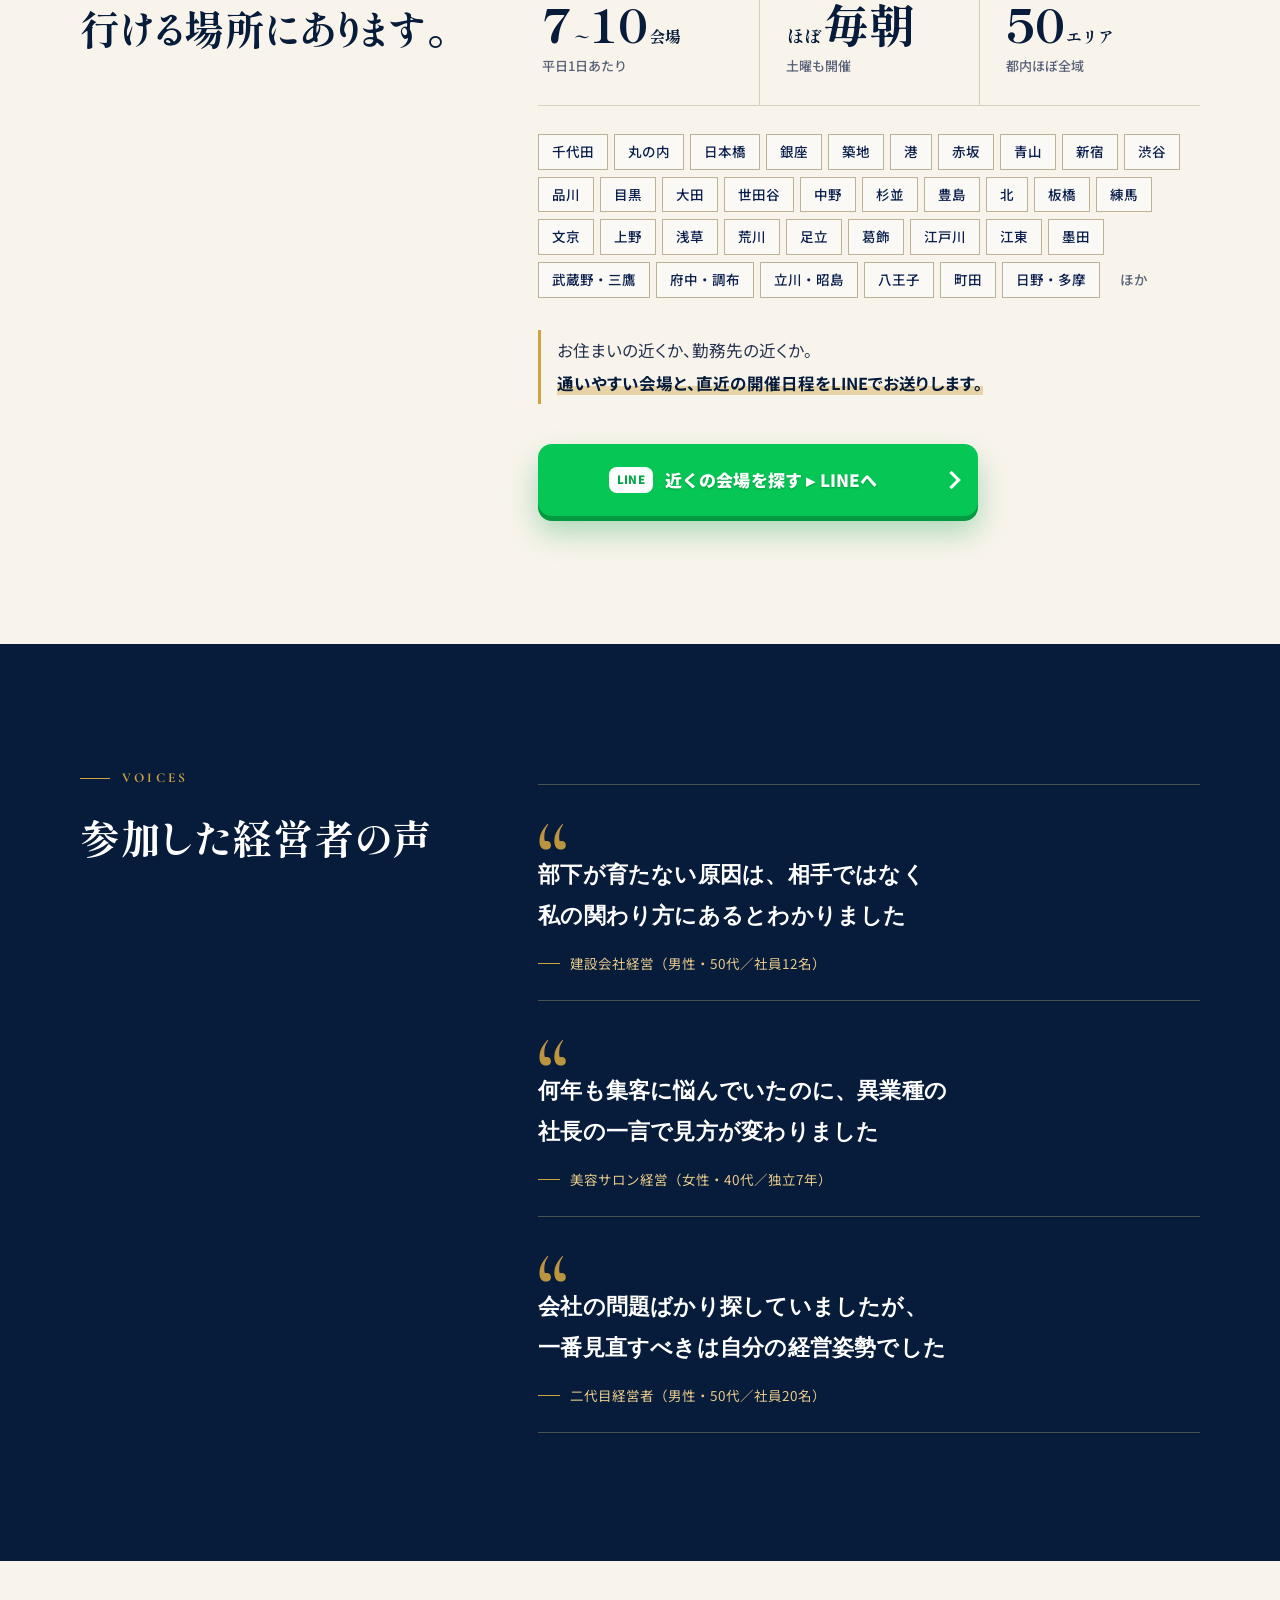
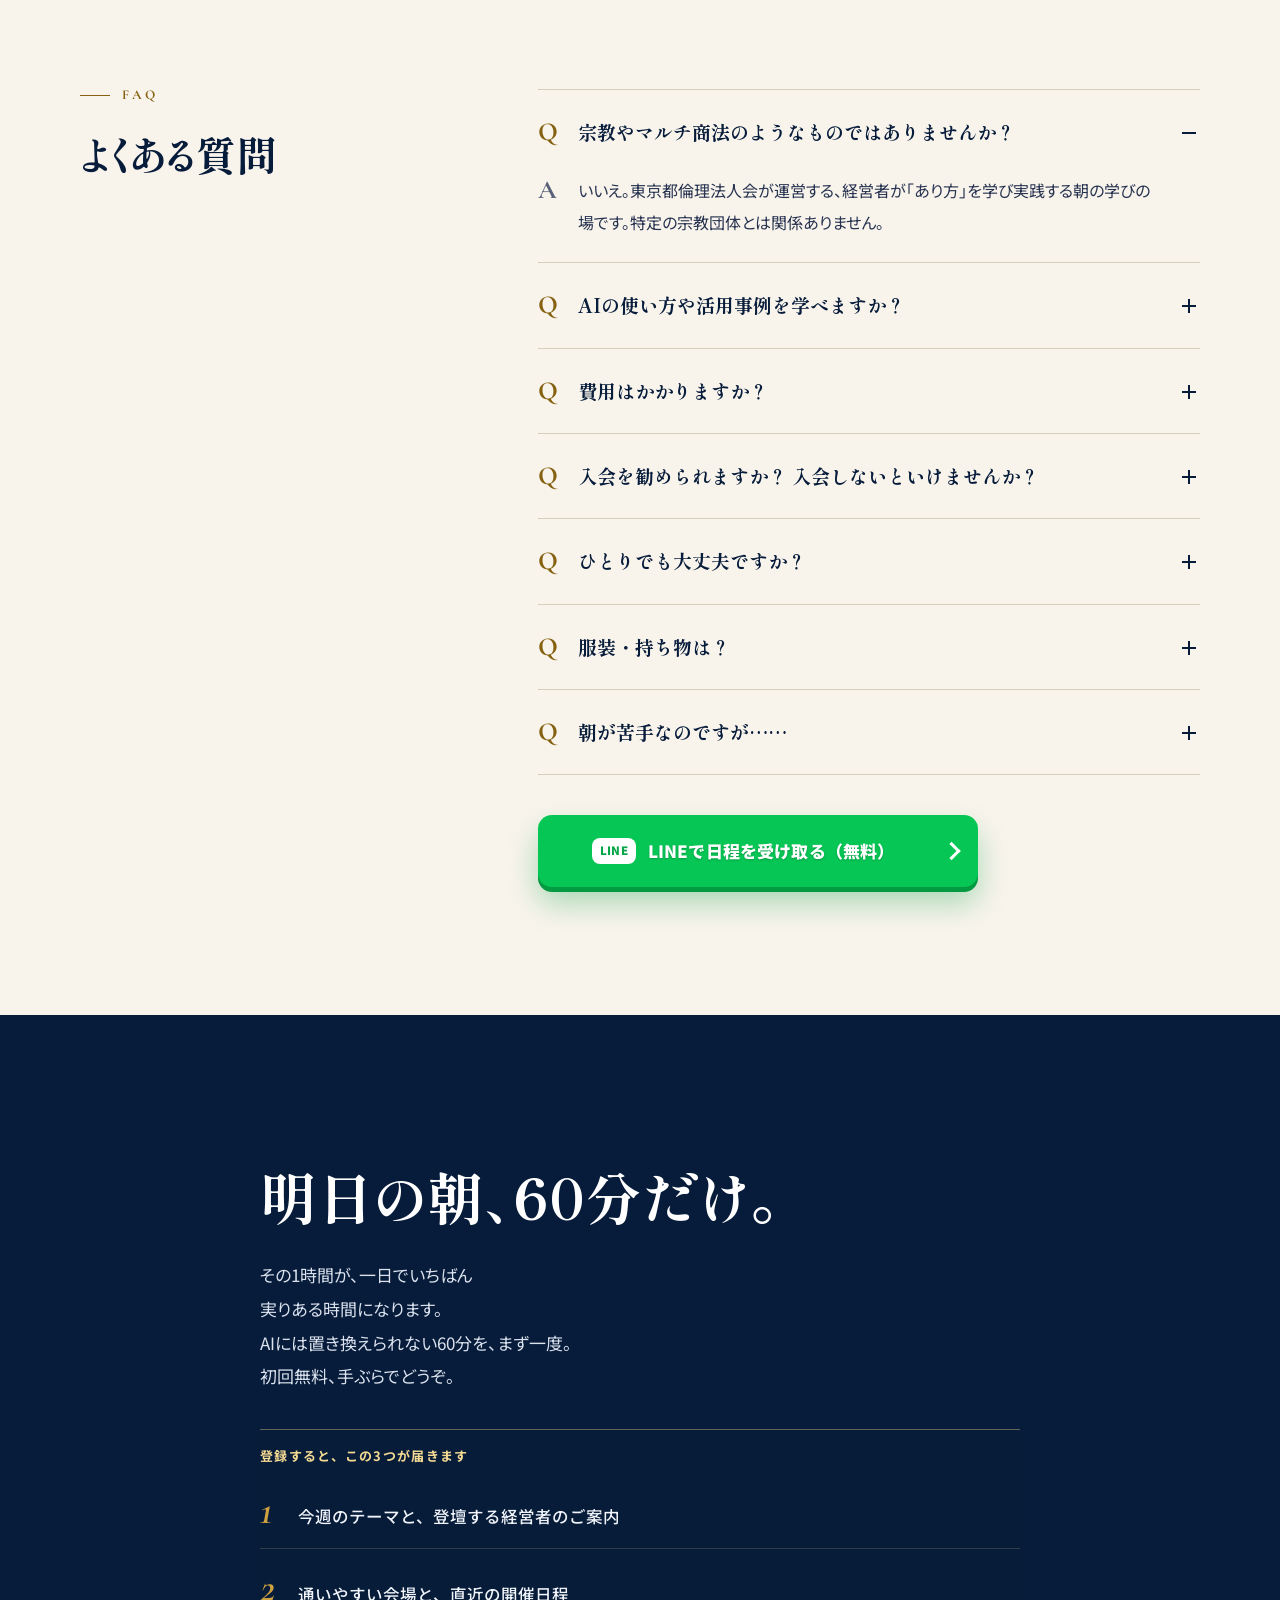
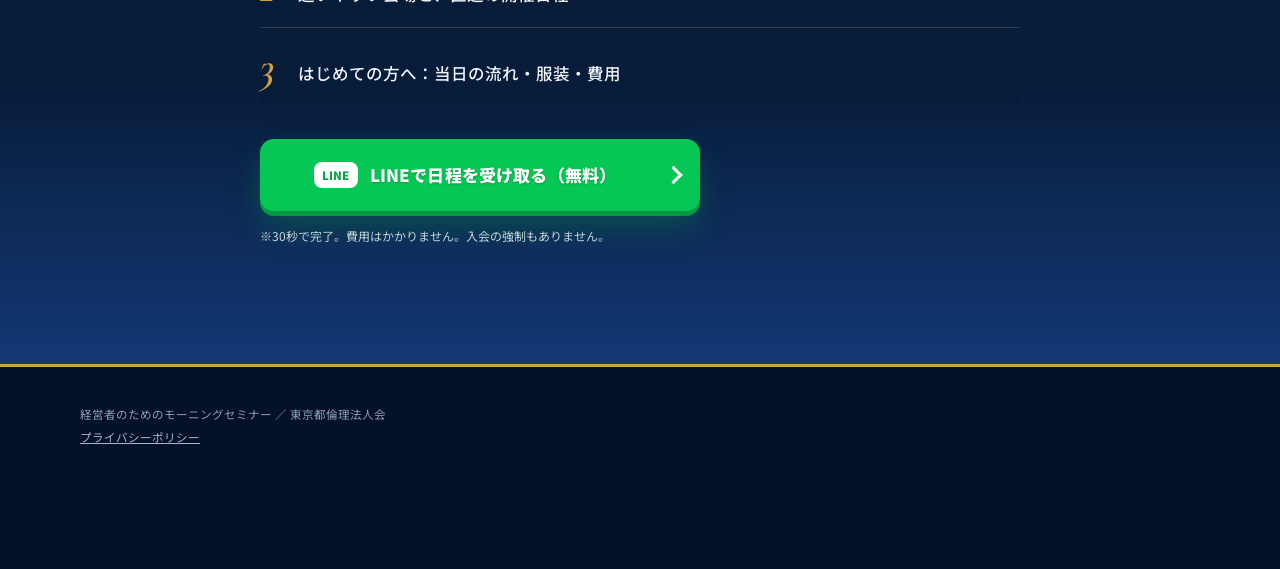
<file: line-c/index.html>
<!doctype html>
<html lang="ja">
<head>
<meta charset="utf-8">
<meta name="viewport" content="width=device-width, initial-scale=1">
<!-- ▼▼ テストページ：検索エンジンにインデックスさせない ▼▼ -->
<meta name="robots" content="noindex, nofollow">
<title>その朝の1時間が、一日でいちばん実りある時間になる。｜経営者のためのモーニングセミナー</title>
<meta name="description" content="普段なら、紹介がなければ会えない経営者。その人の話を60分間、間近で聞ける朝活セミナーです。出社前に終わって、そのまま仕事へ。都内各地・初回無料・手ぶらでOK。">
<meta property="og:type" content="website">
<meta property="og:title" content="その朝の1時間が、一日でいちばん実りある時間になる。｜経営者のためのモーニングセミナー">
<meta property="og:description" content="普段なら、紹介がなければ会えない経営者。その人の話を60分間、間近で聞ける朝活セミナーです。出社前に終わって、そのまま仕事へ。都内各地・初回無料・手ぶらでOK。">
<meta property="og:image" content="https://kengo0231.github.io/morning-seminar-preview/line/img/og.jpg">
<meta property="og:image:width" content="1200">
<meta property="og:image:height" content="630">
<meta name="twitter:card" content="summary_large_image">
<meta name="theme-color" content="#071c3a">
<link rel="preconnect" href="https://fonts.googleapis.com">
<link rel="preconnect" href="https://fonts.gstatic.com" crossorigin>
<link href="https://fonts.googleapis.com/css2?family=Cormorant+Garamond:ital,wght@0,500;0,700;1,500&family=Noto+Sans+JP:wght@400;500;700;900&family=Shippori+Mincho+B1:wght@500;600;700;800&display=swap" rel="stylesheet">
<style>
:root{
  --navy:#071c3a; --navy-2:#0a1f4e; --navy-3:#12326b;
  --gold:#d0a240; --gold-hi:#f4d992; --gold-soft:#e6c98a; --gold-ink:#86610f;
  --paper:#f8f4ec; --paper-2:#eee6d5; --rule:#d8cfbb;
  --ink:#0a1f4e; --ink-body:#26324f; --ink-soft:#586178;
  --green:#06c755; --green-d:#049a41; --green-ink:#05210f;
  --mincho:"Shippori Mincho B1","Noto Serif JP","Hiragino Mincho ProN","Yu Mincho",serif;
  --gothic:"Noto Sans JP","Hiragino Sans","Hiragino Kaku Gothic ProN","Yu Gothic",sans-serif;
  --display:"Cormorant Garamond","Shippori Mincho B1","Hiragino Mincho ProN",serif;
  --pad:22px;
}
*{box-sizing:border-box;margin:0;padding:0}
html{-webkit-text-size-adjust:100%;scroll-behavior:smooth}
body{
  font-family:var(--gothic); font-size:16px; line-height:1.9; color:var(--ink-body);
  background:var(--paper); font-feature-settings:"palt"; word-break:auto-phrase; overflow-wrap:anywhere;
  overflow-x:clip; -webkit-font-smoothing:antialiased;
}
img{max-width:100%;display:block}
h2,.big,.punch,.band strong,.three span,.voice p,.list-q li{text-wrap:balance}
p,li{text-wrap:pretty}
ul,ol{list-style:none}
b{font-weight:700}
.in{width:100%;max-width:1120px;margin:0 auto}
.sec{padding:72px var(--pad)}

/* ---------- 共通：見出し ---------- */
.eyebrow{display:flex;align-items:center;gap:12px;font:700 13.5px/1 var(--display);letter-spacing:.24em;
  color:var(--gold-ink);margin-bottom:20px}
.eyebrow::before{content:"";width:30px;height:1px;background:currentColor}
h2{font:700 28px/1.5 var(--mincho);letter-spacing:.02em;color:var(--navy);font-feature-settings:"palt"}
.lead{margin-top:20px;font-size:16px;line-height:1.98;color:var(--ink-body);max-width:36em}
.lead b{font-weight:700;color:var(--navy)}
.sec .head + .body{margin-top:32px}
.body > :first-child{margin-top:0}
.dark{background:var(--navy);color:#fff}
.dark h2{color:#fff}
.dark .eyebrow{color:var(--gold)}
.dark .lead{color:#dbe2ee}
.dark .lead b{color:#fff}

/* ---------- CTA（LINEグリーン／最優先の視認性） ---------- */
.cta{position:relative;display:flex;align-items:center;justify-content:center;gap:12px;
  width:100%;max-width:400px;min-height:66px;margin:32px 0 0;padding:12px 46px 12px 16px;
  text-decoration:none;background:var(--green);color:#fff;text-shadow:0 1px 2px rgba(0,70,25,.35);border-radius:14px;
  font:900 16px/1.4 var(--gothic);letter-spacing:.01em;text-align:left;
  box-shadow:0 5px 0 var(--green-d),0 16px 30px rgba(4,154,65,.32);
  transition:transform .12s ease,box-shadow .12s ease,filter .2s;-webkit-tap-highlight-color:transparent}
.cta:hover{filter:brightness(1.05)}
.cta:active{transform:translateY(4px);box-shadow:0 1px 0 var(--green-d),0 6px 12px rgba(4,154,65,.3)}
.cta:focus-visible{outline:3px solid var(--gold-hi);outline-offset:3px}
.cta .ico{flex:none;display:grid;place-items:center;width:44px;height:26px;background:#fff;color:#06a547;
  border-radius:8px;font:900 11.5px/1 var(--gothic);letter-spacing:.02em;text-shadow:none}
.cta .lbl{display:block;text-wrap:balance}
.cta small{display:block;margin-top:3px;font:700 11.5px/1.5 var(--gothic);color:#fff;letter-spacing:.01em}
.cta::after{content:"";position:absolute;right:20px;top:50%;width:10px;height:10px;
  border-top:3px solid #fff;border-right:3px solid #fff;transform:translateY(-50%) rotate(45deg);
  transition:right .2s}
.cta:hover::after{right:16px}
.cta-note{margin-top:14px;font:400 12px/1.8 var(--gothic);color:var(--ink-soft)}
.dark .cta-note,.closing .cta-note{color:#d3dbe8}

/* ---------- 1. FV ---------- */
.fv{position:relative;background:var(--navy);color:#fff;overflow:hidden}
.fv-top{position:relative;z-index:3;padding:14px var(--pad);border-bottom:1px solid rgba(244,217,146,.2)}
.brand{font:500 11px/1.7 var(--gothic);letter-spacing:.08em;color:#b9c4d8}
.brand b{font-weight:700;color:var(--gold-hi)}
.fv-photo{position:relative;height:176px;margin:0;overflow:hidden}
.fv-photo img{width:100%;height:100%;object-fit:cover;object-position:50% 84%;animation:settle 2.4s cubic-bezier(.2,.7,.2,1) both}
.fv-photo::after{content:"";position:absolute;inset:0;
  background:linear-gradient(180deg,rgba(7,28,58,.28) 0%,rgba(7,28,58,0) 26%,rgba(7,28,58,.62) 74%,var(--navy) 100%)}
.fv-body{position:relative;z-index:2;margin-top:-80px;padding:0 var(--pad) 52px}
.fv h1{font:700 clamp(30px,9vw,42px)/1.46 var(--mincho);letter-spacing:.01em;color:#fff;font-feature-settings:"palt"}
.fv h1 br.m{display:block}
.fv h1 .em{color:var(--gold-hi);background:linear-gradient(var(--gold),var(--gold)) 0 100%/100% 2px no-repeat;padding-bottom:4px;
  animation:underline 1.1s .9s cubic-bezier(.2,.7,.2,1) both}
.fv .sub{margin-top:22px;font-size:15px;line-height:2;color:#e4e9f3}
.fv .sub b{color:#fff;font-weight:700;background:linear-gradient(transparent 70%,rgba(208,162,64,.55) 70%)}
.aiq{display:block;text-wrap:nowrap;font:800 clamp(21px,6.4vw,26px)/1.5 var(--mincho);letter-spacing:.02em}
.aiq .ln{display:table;margin-top:7px;padding:3px 12px 5px;background:#fff;color:var(--navy)}
.aiq .ln:first-child{margin-top:0}
.aiq em{font-style:normal;color:var(--gold-ink)}
.fv .cond{margin-top:18px;font-size:13px;line-height:1.95;color:#bfcadd}
.fv .cta{margin-top:26px}
.fv-body > *{animation:rise .9s cubic-bezier(.2,.7,.2,1) both}
.fv-body > :nth-child(2){animation-delay:.12s}
.fv-body > :nth-child(3){animation-delay:.24s}
.fv-body > :nth-child(4){animation-delay:.36s}
.fv-body > :nth-child(5){animation-delay:.44s}
@keyframes rise{from{opacity:0;transform:translateY(16px)}to{opacity:1;transform:none}}
@keyframes settle{from{transform:scale(1.08)}to{transform:none}}
@keyframes underline{from{background-size:0 2px}to{background-size:100% 2px}}

/* ---------- 2. 回収バンド ---------- */
.band{background:var(--gold);color:var(--navy);padding:38px var(--pad)}
.band .in{display:grid;gap:8px}
.band p{font:700 14px/1.8 var(--gothic);color:rgba(7,28,58,.82);letter-spacing:.04em}
.band strong{display:block;font:800 22px/1.65 var(--mincho);letter-spacing:.01em;color:var(--navy)}
.band strong em{font-style:normal;background:linear-gradient(transparent 60%,rgba(255,255,255,.6) 60%)}

/* ---------- 3. テーマ ---------- */
.themes{background:var(--paper)}
.theme-list{border-top:2px solid var(--navy)}
.theme{display:grid;grid-template-columns:1fr auto;gap:4px 18px;align-items:baseline;
  padding:18px 2px 17px;border-bottom:1px solid var(--rule);
  font:700 17.5px/1.55 var(--mincho);color:var(--navy);transition:padding .25s,background .25s}
.nb{font-style:normal;display:inline-block}
.theme .loc{font:500 11.5px/1.4 var(--gothic);color:var(--gold-ink);letter-spacing:.06em;white-space:nowrap;
  position:relative;padding-left:13px}
.theme .loc::before{content:"";position:absolute;left:0;top:.5em;width:6px;height:6px;border-radius:50%;background:var(--gold)}
.after{margin-top:32px;padding:4px 0 4px 16px;border-left:3px solid var(--gold);font-size:15.5px;line-height:2;color:var(--ink-body)}
.after b{color:var(--navy);background:linear-gradient(transparent 62%,rgba(208,162,64,.4) 62%)}

/* ---------- 4. 誰が話すか ---------- */
.speaker{padding-bottom:0}
.speaker .list-q{margin-top:28px;border-top:1px solid rgba(244,217,146,.32)}
.list-q li{position:relative;padding:20px 0 19px 42px;border-bottom:1px solid rgba(244,217,146,.18);
  font:600 17px/1.75 var(--mincho);color:#fff}
.list-q li::before{content:"";position:absolute;left:0;top:35px;width:28px;height:1px;background:var(--gold)}
.speaker .close{margin-top:30px;font:700 20px/1.85 var(--mincho);color:#fff;letter-spacing:.01em}
.speaker .close b{color:var(--gold-hi)}
.ph{position:relative;margin:34px calc(-1*var(--pad)) 0}
.ph img{width:100%;height:250px;object-fit:cover;object-position:62% 50%}
.ph::before{content:"";position:absolute;inset:0;z-index:1;pointer-events:none;
  background:linear-gradient(180deg,var(--navy) 0%,rgba(7,28,58,0) 30%)}

/* ---------- 5. なぜ ---------- */
.why{background:var(--paper);padding-bottom:0}
.big{margin-top:30px;font:700 22px/1.75 var(--mincho);color:var(--navy);letter-spacing:.01em}
.flow2{margin-top:34px;display:grid;justify-items:center;text-align:center}
.f-box{width:100%;max-width:440px;padding:22px 16px 20px;background:#fff;border:2px solid var(--navy);box-shadow:6px 6px 0 var(--gold);
  font:800 clamp(18px,5.3vw,22px)/1.7 var(--mincho);color:var(--navy)}
.f-box em{font-style:normal;background:linear-gradient(transparent 62%,rgba(208,162,64,.5) 62%)}
.f-arrow{position:relative;width:100%;height:104px;display:grid;place-items:center}
.f-arrow::before{content:"";position:absolute;left:50%;top:8px;bottom:8px;border-left:3px dotted var(--navy);transform:translateX(-50%)}
.f-arrow::after{content:"";position:absolute;left:50%;bottom:0;transform:translateX(-50%);
  border-left:9px solid transparent;border-right:9px solid transparent;border-top:13px solid var(--navy)}
.f-arrow.plain{height:64px}
.f-pill{position:relative;z-index:1;padding:5px 22px 6px;border-radius:999px;background:var(--gold);color:var(--navy);
  font:900 15px/1.5 var(--gothic);letter-spacing:.08em}
.f-dark .ln,.f-gold .ln{display:table;margin:0 auto 7px;padding:4px 14px 6px;font:800 clamp(19px,5.6vw,24px)/1.5 var(--mincho);letter-spacing:.01em}
.f-dark .ln{background:var(--navy);color:#fff}
.f-dark em{font-style:normal;color:var(--gold-hi)}
.f-gold .ln{background:var(--gold);color:var(--navy);font-size:clamp(20px,6vw,26px)}
.f-gold em{font-style:normal;background:linear-gradient(transparent 70%,rgba(255,255,255,.7) 70%)}
.key{margin-top:34px;font:800 clamp(23px,6.6vw,28px)/1.7 var(--mincho);letter-spacing:.01em;color:var(--navy)}
.key em{display:inline;font-style:normal;color:var(--navy);background:linear-gradient(transparent 62%,rgba(208,162,64,.5) 62%)}
.big em{font-style:normal;background:linear-gradient(transparent 64%,rgba(208,162,64,.5) 64%)}

.dia{margin:36px 0 12px;padding:26px 14px 20px;background:var(--navy);color:#fff;position:relative}
.dia::before{content:"";position:absolute;inset:6px;border:1px solid rgba(208,162,64,.5);pointer-events:none}
.dia-ttl{text-align:center;font:700 17.5px/1.65 var(--mincho);color:var(--gold-hi);margin-bottom:22px;letter-spacing:.02em}
.dia-grid{display:grid;grid-template-columns:30px 1fr 30px;gap:6px;align-items:stretch}
.zl{display:block;font:700 11.5px/1.5 var(--gothic);letter-spacing:.12em;color:#aeb9cd;margin-bottom:10px}
.chips{display:grid;grid-template-columns:repeat(4,1fr);gap:6px}
.chips b{padding:10px 0;text-align:center;font:600 14.5px/1.3 var(--mincho);color:#dbe2ee;
  border:1px solid rgba(255,255,255,.32)}
.water{margin:18px 0 16px;border-top:2px dashed var(--gold)}
.core{background:var(--gold-hi);color:var(--navy);padding:16px 14px 15px}
.core b{display:block;font:800 28px/1.2 var(--mincho);color:var(--navy);margin-bottom:10px;letter-spacing:.06em}
.core ul{font:700 13.5px/1.7 var(--gothic)}
.core li{position:relative;padding-left:13px}
.core li+li{margin-top:3px}
.core li::before{content:"";position:absolute;left:0;top:.72em;width:5px;height:5px;background:var(--navy)}
.aitsu{margin-top:12px;padding:10px 8px;border:1px solid var(--gold);text-align:center;
  font:700 13px/1.7 var(--mincho);color:var(--gold-hi);letter-spacing:0;text-wrap:nowrap}
.arr{position:relative}
.arr i{position:absolute;left:50%;margin-left:-1px;width:2px;top:14px;bottom:14px;background:rgba(255,255,255,.6)}
.arr.down i{transform-origin:top;background:rgba(255,255,255,.7)}
.arr.upw i{transform-origin:bottom;background:var(--gold)}
.arr.down i::after{content:"";position:absolute;left:50%;bottom:-2px;width:11px;height:11px;margin-left:-5.5px;
  border-right:2px solid rgba(255,255,255,.8);border-bottom:2px solid rgba(255,255,255,.8);transform:rotate(45deg)}
.arr.upw i::after{content:"";position:absolute;left:50%;top:-2px;width:11px;height:11px;margin-left:-5.5px;
  border-left:2px solid var(--gold);border-top:2px solid var(--gold);transform:rotate(45deg)}
.arr span{position:absolute;left:50%;top:50%;transform:translate(-50%,-50%);width:28px;height:28px;border-radius:50%;
  background:var(--navy);border:1.5px solid #fff;display:grid;place-items:center;
  font:900 13px/1 var(--gothic);color:#fff;z-index:2}
.arr.upw span{border-color:var(--gold);color:var(--gold)}
.js .dia:not(.in-view) .arr i{transform:scaleY(0)}
.js .dia:not(.in-view) .arr i::after{opacity:0}
.arr i{transition:transform 1.1s .25s cubic-bezier(.3,.7,.2,1)}
.arr i::after{transition:opacity .3s 1.2s}
.legend{margin-top:22px;border-top:1px solid rgba(255,255,255,.2)}
.legend li{position:relative;padding:12px 0 12px 40px;border-bottom:1px solid rgba(255,255,255,.14);
  font:700 13.5px/1.6 var(--gothic);color:#fff}
.legend b{position:absolute;left:0;top:11px;width:26px;height:26px;border-radius:50%;border:1.5px solid #fff;
  display:grid;place-items:center;font-size:12.5px;font-weight:900;line-height:1}
.legend li:nth-child(2) b{border-color:var(--gold);color:var(--gold)}

.episode{margin-top:34px;padding:28px 20px 24px;background:var(--paper-2);position:relative;
  font:500 15px/2 var(--mincho);color:#2a3d63}
.episode::before{content:"“";position:absolute;left:14px;top:2px;font:500 60px/1 var(--display);color:var(--gold)}
.finale{margin:44px calc(-1*var(--pad)) 0;padding:74px var(--pad) 56px;background:var(--navy)}
.punch{position:relative;font:800 clamp(28px,8.2vw,36px)/1.6 var(--mincho);letter-spacing:.01em;color:#fff}
.punch::before{content:"";position:absolute;left:0;top:-30px;width:42px;height:2px;background:var(--gold)}
.punch em{font-style:normal;color:var(--gold-hi)}
.after-punch{margin-top:26px;color:#dbe2ee;font:500 16px/2 var(--mincho)}
.why .cta{margin-top:26px}

/* ---------- 5b. 参加する理由 ---------- */
.reason{background:var(--paper)}
.reasons{border-top:2px solid var(--navy)}
.reasons li{display:grid;grid-template-columns:60px 1fr;gap:6px;align-items:baseline;padding:22px 0 21px;border-bottom:1px solid var(--rule)}
.reasons li>b{font:600 italic 42px/1 var(--display);color:var(--gold-ink);letter-spacing:.02em}
.reasons strong{display:block;font:800 22px/1.55 var(--mincho);color:var(--navy);text-wrap:balance}
.reasons span{display:block;margin-top:8px;font-size:15px;line-height:1.85;color:var(--ink-soft)}
.m-lead{margin:0 0 26px;font:800 clamp(21px,6.2vw,25px)/1.65 var(--mincho);color:var(--navy);text-wrap:balance}
.m-lead em{font-style:normal;background:linear-gradient(transparent 62%,var(--gold-hi) 62%)}

/* ---------- 6. 朝 ---------- */
.morning{background:var(--paper-2)}
.eyebrow.time{font:600 italic 52px/1 var(--display);letter-spacing:.02em;color:var(--gold-ink);margin-bottom:18px}
.eyebrow.time::before{display:none}
.three{border-top:2px solid var(--navy)}
.three div{display:grid;grid-template-columns:52px 1fr;align-items:baseline;gap:6px;padding:20px 0 19px;
  border-bottom:1px solid var(--rule);font:700 17px/1.65 var(--mincho);color:var(--navy)}
.three div b{font:600 italic 34px/1 var(--display);color:var(--gold-ink);letter-spacing:.02em}
.flow{margin-top:44px}
.flow h3{display:flex;align-items:center;gap:12px;font:700 13px/1 var(--gothic);letter-spacing:.14em;color:var(--ink-soft);margin-bottom:22px}
.flow h3::after{content:"";flex:1;height:1px;background:var(--rule)}
.flow ol{counter-reset:f}
.flow li{counter-increment:f;position:relative;margin-left:14px;padding:0 0 26px 38px;border-left:1.5px solid var(--gold)}
.flow li:last-child{border-left-color:transparent;padding-bottom:0}
.flow li::before{content:counter(f);position:absolute;left:-15px;top:-2px;width:28px;height:28px;border-radius:50%;
  background:var(--navy);color:var(--gold-hi);font:700 13px/1 var(--display);display:grid;place-items:center;
  box-shadow:0 0 0 5px var(--paper-2)}
.flow b{display:block;font:700 17px/1.5 var(--mincho);color:var(--navy)}
.flow span{display:block;margin-top:5px;font-size:13.5px;line-height:1.85;color:var(--ink-soft)}
.handsfree{margin-top:40px;padding:20px 0 0;border-top:2px solid var(--navy);font:700 17px/1.9 var(--mincho);color:var(--navy)}

/* ---------- 7. 会場 ---------- */
.venues{background:var(--paper)}
.stat{display:grid;grid-template-columns:repeat(3,1fr);border-top:2px solid var(--navy);border-bottom:1px solid var(--rule)}
.stat div{padding:22px 4px 20px 14px;border-left:1px solid var(--rule)}
.stat div:first-child{border-left:0;padding-left:2px}
.stat b{display:block;font:800 30px/1.15 var(--mincho);color:var(--navy);white-space:nowrap}
.stat b i{font-style:normal;font-size:12.5px;font-weight:700;margin-left:1px}
.stat b s{text-decoration:none;font-size:13.5px;font-weight:700;margin-right:1px}
.stat span{display:block;margin-top:6px;font:500 11.5px/1.6 var(--gothic);color:var(--ink-soft)}
.areas{margin-top:28px;display:flex;flex-wrap:wrap;gap:7px 6px}
.areas span{padding:5px 10px 6px;border:1px solid #bdb394;font:500 12.5px/1.4 var(--gothic);color:var(--navy-2);white-space:nowrap;background:rgba(255,255,255,.5)}
.areas span.more{border-color:transparent;background:none;color:var(--ink-soft)}

/* ---------- 8. 声 ---------- */
.voice{position:relative;padding:30px 0 26px;border-top:1px solid rgba(244,217,146,.28)}
.voice:last-child{border-bottom:1px solid rgba(244,217,146,.28)}
.voice::before{content:"“";position:absolute;left:-2px;top:20px;font:500 76px/1 var(--display);color:var(--gold);opacity:.9}
.voice p{padding-top:34px;font:600 19px/1.85 var(--mincho);color:#fff;letter-spacing:.01em}
.voice cite{display:flex;align-items:center;gap:10px;margin-top:16px;font:400 12.5px/1.6 var(--gothic);font-style:normal;color:var(--gold-soft)}
.voice cite::before{content:"";flex:none;width:22px;height:1px;background:var(--gold)}
.voices .body{margin-top:12px!important}

/* ---------- 9. FAQ ---------- */
.faq{background:var(--paper)}
.faq details{border-top:1px solid var(--rule)}
.faq details:last-of-type{border-bottom:1px solid var(--rule)}
.faq summary{list-style:none;cursor:pointer;position:relative;padding:20px 40px 20px 30px;
  font:700 16.5px/1.7 var(--mincho);color:var(--navy);-webkit-tap-highlight-color:transparent}
.faq summary::-webkit-details-marker{display:none}
.faq summary::before{content:"Q";position:absolute;left:0;top:19px;font:700 22px/1.4 var(--display);color:var(--gold-ink)}
.faq summary::after{content:"";position:absolute;right:4px;top:30px;width:14px;height:14px;
  background:linear-gradient(var(--navy),var(--navy)) 50% 50%/100% 2px no-repeat,
             linear-gradient(var(--navy),var(--navy)) 50% 50%/2px 100% no-repeat;transition:transform .25s}
.faq details[open] summary::after{background:linear-gradient(var(--navy),var(--navy)) 50% 50%/100% 2px no-repeat}
.faq summary:focus-visible{outline:2px solid var(--gold);outline-offset:2px}
.faq .a{position:relative;margin:0 4px 0 30px;padding:0 0 24px;font-size:15px;line-height:2;color:var(--ink-body);animation:fade .35s ease both}
.faq .a::before{content:"A";position:absolute;left:-30px;top:-2px;font:700 22px/1.4 var(--display);color:var(--ink-soft)}
@keyframes fade{from{opacity:0;transform:translateY(-4px)}to{opacity:1;transform:none}}

/* ---------- 10. クロージング ---------- */
.closing{position:relative;background:var(--navy);color:#fff;padding:84px var(--pad) 72px;overflow:hidden}
.closing::before{content:"";position:absolute;left:0;right:0;bottom:0;height:30%;pointer-events:none;
  background:linear-gradient(0deg,rgba(24,66,138,.75) 0%,rgba(24,66,138,0) 100%)}
.closing::after{content:"";position:absolute;left:0;right:0;bottom:0;height:3px;background:var(--gold)}
.closing .in{position:relative;z-index:1}
.closing h2{font-size:clamp(31px,9vw,40px);line-height:1.45;color:#fff}
.closing .lead{color:#dbe2ee;margin-top:22px}
.gets{margin-top:36px;border-top:1px solid rgba(244,217,146,.38);background:rgba(7,28,58,.55)}
.gets h3{padding:16px 0 4px;font:700 13px/1.6 var(--gothic);letter-spacing:.1em;color:var(--gold-hi)}
.gets li{display:grid;grid-template-columns:38px 1fr;align-items:baseline;padding:14px 0 13px;
  border-bottom:1px solid rgba(244,217,146,.18);font:500 15px/1.85 var(--gothic);color:#f0f3f9}
.gets li:last-child{border-bottom:0}
.gets li b{font:600 italic 34px/1 var(--display);color:var(--gold)}
.closing .cta{margin-top:34px}

footer{background:#041227;color:#8e9ab2;padding:30px var(--pad) 120px;font:400 11.5px/2 var(--gothic)}
footer a{color:#a9b4c8}

/* ---------- 追従バー ---------- */
.sticky{position:fixed;left:0;right:0;bottom:0;z-index:50;padding:10px 14px calc(10px + env(safe-area-inset-bottom));
  background:rgba(5,19,40,.92);backdrop-filter:blur(12px);-webkit-backdrop-filter:blur(12px);
  border-top:1px solid rgba(244,217,146,.3);transform:translateY(120%);transition:transform .35s cubic-bezier(.3,.7,.2,1);pointer-events:none}
.sticky.show{transform:none;pointer-events:auto}
.sticky .cta{margin:0 auto;min-height:58px;padding:10px 40px 10px 12px;font-size:14px;gap:10px;box-shadow:0 4px 0 var(--green-d),0 10px 22px rgba(0,0,0,.35)}
.sticky .cta:active{transform:translateY(3px);box-shadow:0 1px 0 var(--green-d)}

/* ---------- PC ---------- */
@media(min-width:900px){
  :root{--pad:40px}
  .sec,.speaker,.why{padding:128px var(--pad)}
  .sec > .in{display:grid;grid-template-columns:minmax(0,4fr) minmax(0,7fr);gap:80px;align-items:start}
  .sec .head{position:sticky;top:64px}
  .sec .head + .body{margin-top:0}
  h2{font-size:40px;line-height:1.55}
  .lead{font-size:17px;margin-top:24px}
  .eyebrow.time{font-size:96px;margin-bottom:26px}
  .cta{max-width:440px;min-height:72px;font-size:17px;margin-top:40px}
  .cta small{font-size:12.5px}

  .fv{display:grid;grid-template-columns:minmax(0,1.2fr) minmax(0,.8fr);grid-template-rows:auto 1fr;min-height:min(100vh,880px)}
  .fv-top{grid-column:1/-1;padding:20px max(var(--pad),calc((100vw - 1120px)/2))}
  .brand{font-size:12.5px}
  .fv-photo{grid-column:2;grid-row:2;height:auto}
  .fv-photo img{object-position:50% 70%}
  .fv-photo::after{background:linear-gradient(90deg,var(--navy) 0%,rgba(7,28,58,.0) 38%),linear-gradient(0deg,rgba(7,28,58,.35),rgba(7,28,58,0) 40%)}
  .fv-body{grid-column:1;grid-row:2;margin:0;align-self:center;padding:76px 36px 76px max(var(--pad),calc((100vw - 1120px)/2))}
  .fv h1{font-size:clamp(40px,3.7vw,54px);line-height:1.5}
  .fv h1 br.m{display:none}
  .fv .sub{font-size:16.5px;margin-top:32px}
  .aiq{font-size:30px}
  .aiq .ln{margin-top:9px;padding:4px 16px 6px}
  .fv .cond{font-size:14px}

  .band{padding:56px var(--pad)}
  .band .in{grid-template-columns:minmax(0,4fr) minmax(0,7fr);gap:80px;align-items:center}
  .band p{font-size:15px}
  .band strong{font-size:32px}

  .theme-list{display:block}
  .theme{font-size:21px;padding:24px 4px 22px}
  .theme:hover{padding-left:14px;background:rgba(208,162,64,.12)}
  .theme .loc{font-size:12.5px}
  .after{font-size:16.5px}

  .list-q li{font-size:20px;padding:24px 0 23px 52px}
  .list-q li::before{width:34px;top:44px}
  .speaker .close{font-size:26px}
  .ph{margin:56px 0 0;padding:0 0 18px 18px}
  .ph::before{display:none}
  .ph::after{content:"";position:absolute;left:0;bottom:0;right:18px;top:18px;border:1px solid var(--gold);z-index:0}
  .ph img{position:relative;z-index:1;height:420px}

  .big{font-size:28px}
  .key{font-size:34px}
  .flow2{justify-items:start;text-align:left}
  .f-box{max-width:560px;padding:30px 28px 28px;font-size:26px}
  .f-arrow{max-width:560px;height:120px}
  .f-arrow.plain{height:76px}
  .f-dark .ln,.f-gold .ln{margin:0 0 9px;padding:5px 18px 7px;font-size:30px}
  .f-gold .ln{font-size:34px}
  .dia{padding:36px 36px 28px}
  .dia-ttl{font-size:22px}
  .dia-grid{grid-template-columns:48px 1fr 48px;gap:12px}
  .chips b{font-size:18px;padding:14px 0}
  .core{padding:22px 24px 20px}
  .core b{font-size:36px}
  .core ul{font-size:15.5px}
  .aitsu{font-size:17px;padding:14px}
  .arr span{width:34px;height:34px;font-size:15px}
  .legend li{font-size:15px}
  .episode{font:500 16.5px/2.05 var(--mincho);padding:36px 36px 30px}
  .finale{margin:64px 0 0;padding:104px 56px 72px}
  .punch{font-size:clamp(36px,3.4vw,48px)}
  .punch::before{top:-44px}
  .after-punch{font-size:19px;margin-top:32px}

  .three div{grid-template-columns:72px 1fr;font-size:20px;padding:26px 0 24px}
  .three div b{font-size:44px}
  .flow li{padding-bottom:32px}
  .flow b{font-size:19px}
  .flow span{font-size:14.5px}
  .handsfree{font-size:20px}

  .stat b{font-size:46px}
  .stat b i{font-size:16px}
  .stat b s{font-size:18px}
  .stat span{font-size:13px}
  .stat div{padding:30px 8px 28px 26px}
  .stat div:first-child{padding-left:4px}
  .areas span{font-size:13.5px;padding:7px 13px 8px}

  .voice p{font-size:22px;padding-top:40px}
  .voice::before{font-size:96px;top:22px}
  .voice cite{font-size:13.5px}

  .faq summary{font-size:19px;padding:26px 48px 26px 40px}
  .faq summary::before{top:24px;font-size:26px}
  .faq summary::after{top:36px}
  .faq .a{margin-left:40px;font-size:16px}
  .faq .a::before{left:-40px;font-size:26px}

  .closing{padding:140px var(--pad) 120px}
  .closing .in{max-width:760px;text-align:left}
  .closing h2{font-size:56px}
  .gets li{font-size:16.5px;padding:18px 0 17px}
  .gets li b{font-size:42px}
  footer{padding:36px var(--pad) 120px}
  footer .in{max-width:1120px}
  .sticky{padding:12px 24px}
  .sticky .cta{max-width:480px;min-height:62px;font-size:16px}
}
@media(prefers-reduced-motion:reduce){
  *,*::before,*::after{animation:none!important;transition:none!important;scroll-behavior:auto!important}
}
</style>
</head>
<body>

<!-- ===== 1. ファーストビュー ===== -->
<header class="fv">
  <div class="fv-top">
    <p class="brand"><b>東京都倫理法人会</b>　｜　経営者のためのモーニングセミナー</p>
  </div>
  <figure class="fv-photo">
    <img src="img/fv-b.jpg" alt="" aria-hidden="true" width="955" height="1280" fetchpriority="high">
  </figure>
  <div class="fv-body">
    <h1>その朝の1時間が、<br>一日で<br class="m"><span class="em">いちばん実りある</span><br>時間になる。</h1>

    <p class="sub">
      <span class="aiq"><span class="ln">AI時代でも、</span><span class="ln"><em>選ばれ続ける</em>経営者に</span><span class="ln">なるための朝活セミナー</span></span>
    </p>

    <div>
      <a class="cta" href="https://s.lmes.jp/landing-qr/2011710731-ucLJEMlM?uLand=3GxEkM" data-cta="fv">
        <span class="ico">LINE</span><span class="lbl">LINEで日程を受け取る（無料）
        <small>▸ お近くの会場と今週の日程をお送りします</small></span>
      </a>
      <p class="cta-note">※30秒で完了。費用はかかりません。入会の強制もありません。</p>
    </div>
  </div>
</header>

<!-- ===== 2. 回収バンド ===== -->
<div class="band">
  <div class="in">
    <p>一般論でも、成功談でもありません。</p>
    <strong>「それ、うちでも<em>明日からやれる</em>」と<br>思って出社できる60分です。</strong>
  </div>
</div>

<!-- ===== 5. AI時代に選ばれる理由 ===== -->
<section class="sec why">
  <div class="in">
    <div class="head">
      <p class="eyebrow">WHY</p>
      <h2>AIが優秀になるほど、<br>「誰に頼むか」が<br>問われる。</h2>
    </div>
    <div class="body">
      <div class="flow2">
        <p class="f-box">差がつくのは、<br>「何ができるか」ではなく<br><em>「誰に任せたいか」。</em></p>
        <div class="f-arrow plain"></div>
        <p class="f-dark"><span class="ln">同じ価格、同じ品質なら、</span><span class="ln">人は<em>「あの人」</em>を選びます。</span></p>
        <div class="f-arrow"><span class="f-pill">だから</span></div>
        <p class="f-gold"><span class="ln"><em>「あの人」</em>に選ばれる</span><span class="ln">経営者になるための</span><span class="ln">朝活セミナーです。</span></p>
      </div>

      <div class="finale">
        <p class="punch">「なんでいつも<br>アイツばっかり」の、<br><em>『アイツ』になる。</em></p>
        <p class="after-punch">AIが何でもできる時代に、<br>「この人がいい」と選ばれる経営者へ。</p>

        <a class="cta" href="https://s.lmes.jp/landing-qr/2011710731-ucLJEMlM?uLand=3GxEkM" data-cta="why">
          <span class="ico">LINE</span><span class="lbl">LINEで日程を受け取る（無料）</span>
        </a>
      </div>
    </div>
  </div>
</section>

<!-- ===== 5b. 参加する理由 ===== -->
<section class="sec reason">
  <div class="in">
    <div class="head">
      <p class="eyebrow">REASON</p>
      <h2>なぜ、この朝活に<br>参加するのか。</h2>
    </div>
    <div class="body">
      <ol class="reasons">
        <li><b>01</b><div><strong>出会うはずのなかった経営者に、会える朝。</strong><span>経営者・実業家の講演を、目の前で直接聞けます。</span></div></li>
        <li><b>02</b><div><strong>聞いた朝に、もう動き出せる。</strong><span>一日が始まる前だから、学びをその日の仕事にすぐ使えます。</span></div></li>
        <li><b>03</b><div><strong>名刺交換では生まれない、深い縁。</strong><span>希望者は朝食会へ。同じ立場の経営者と、じっくり話せます。</span></div></li>
      </ol>
    </div>
  </div>
</section>

<!-- ===== 6. 朝・当日の流れ ===== -->
<section class="sec morning">
  <div class="in">
    <div class="head">
      <p class="eyebrow time">6:30 - 7:30</p>
      <h2>朝6時30分から、<br>60分で終わります。</h2>
    </div>
    <div class="body">
      <p class="m-lead">朝の60分を、<br><em>自分のために使う</em>という選択。</p>

      <div class="three">
        <div><b>01</b><span>電話もチャットも鳴らない、一日で唯一の時間</span></div>
        <div><b>02</b><span>判断力のピークを、自社のために使える</span></div>
        <div><b>03</b><span>出社前に終わるから、仕事に食い込まない</span></div>
      </div>

      <div class="flow">
        <h3>当日の流れ</h3>
        <ol>
          <li><b>受付</b><span>開始15分前から。初めての方はスタッフがご案内します</span></li>
          <li><b>開会・講演</b><span>会長挨拶のあと、経営者・実業家の講演へ</span></li>
          <li><b>閉会</b><span>全体で60分。そのまま出社できます</span></li>
          <li><b>朝食会</b><span>希望者のみ。参加者同士で視点を持ち寄ります</span></li>
        </ol>
      </div>

      <p class="handsfree">持ち物はありません。<br>普段のお仕事着で、手ぶらでどうぞ。</p>
    </div>
  </div>
</section>

<!-- ===== 7. 会場 ===== -->
<section class="sec venues">
  <div class="in">
    <div class="head">
      <p class="eyebrow">VENUES</p>
      <h2>明日の朝、<br>行ける場所にあります。</h2>
    </div>
    <div class="body">
      <p class="lead">都心から多摩まで、都内のほぼ全域に会場があります。</p>

      <div class="stat" style="margin-top:30px">
        <div><b>7<i>〜</i>10<i>会場</i></b><span>平日1日あたり</span></div>
        <div><b><s>ほぼ</s>毎朝</b><span>土曜も開催</span></div>
        <div><b>50<i>エリア</i></b><span>都内ほぼ全域</span></div>
      </div>

      <div class="areas">
        <span>千代田</span><span>丸の内</span><span>日本橋</span><span>銀座</span><span>築地</span>
        <span>港</span><span>赤坂</span><span>青山</span><span>新宿</span><span>渋谷</span>
        <span>品川</span><span>目黒</span><span>大田</span><span>世田谷</span><span>中野</span>
        <span>杉並</span><span>豊島</span><span>北</span><span>板橋</span><span>練馬</span>
        <span>文京</span><span>上野</span><span>浅草</span><span>荒川</span><span>足立</span>
        <span>葛飾</span><span>江戸川</span><span>江東</span><span>墨田</span>
        <span>武蔵野・三鷹</span><span>府中・調布</span><span>立川・昭島</span>
        <span>八王子</span><span>町田</span><span>日野・多摩</span><span class="more">ほか</span>
      </div>

      <p class="after">
        お住まいの近くか、勤務先の近くか。<br>
        <b>通いやすい会場と、直近の開催日程をLINEでお送りします。</b>
      </p>

      <a class="cta" href="https://s.lmes.jp/landing-qr/2011710731-ucLJEMlM?uLand=3GxEkM" data-cta="venues">
        <span class="ico">LINE</span><span class="lbl">近くの会場を探す ▸ LINEへ</span>
      </a>
    </div>
  </div>
</section>

<!-- ===== 8. 参加者の声 ===== -->
<section class="sec dark voices">
  <div class="in">
    <div class="head">
      <p class="eyebrow">VOICES</p>
      <h2>参加した経営者の声</h2>
    </div>
    <div class="body">
      <div class="voice">
        <p>部下が育たない原因は、相手ではなく私の関わり方にあるとわかりました</p>
        <cite>建設会社経営（男性・50代／社員12名）</cite>
      </div>
      <div class="voice">
        <p>何年も集客に悩んでいたのに、異業種の社長の一言で見方が変わりました</p>
        <cite>美容サロン経営（女性・40代／独立7年）</cite>
      </div>
      <div class="voice">
        <p>会社の問題ばかり探していましたが、一番見直すべきは自分の経営姿勢でした</p>
        <cite>二代目経営者（男性・50代／社員20名）</cite>
      </div>
    </div>
  </div>
</section>

<!-- ===== 9. FAQ ===== -->
<section class="sec faq">
  <div class="in">
    <div class="head">
      <p class="eyebrow">FAQ</p>
      <h2>よくある質問</h2>
    </div>
    <div class="body">
      <details open>
        <summary>宗教やマルチ商法のようなものではありませんか？</summary>
        <p class="a">いいえ。東京都倫理法人会が運営する、経営者が「あり方」を学び実践する朝の学びの場です。特定の宗教団体とは関係ありません。</p>
      </details>
      <details>
        <summary>AIの使い方や活用事例を学べますか？</summary>
        <p class="a">AIの操作方法そのものを学ぶ場ではありません。AIが「やり方」を担う時代に、人として選ばれ続けるための考え方と実践を、経営者本人の言葉で聞く場です。</p>
      </details>
      <details>
        <summary>費用はかかりますか？</summary>
        <p class="a">初回は無料です。会場費などもかかりません。</p>
      </details>
      <details>
        <summary>入会を勧められますか？ 入会しないといけませんか？</summary>
        <p class="a">ご案内はありますが、強制は一切ありません。見学だけで帰られる方も多くいらっしゃいます。</p>
      </details>
      <details>
        <summary>ひとりでも大丈夫ですか？</summary>
        <p class="a">はい。受付からスタッフがご案内します。初参加の方は毎回いらっしゃいます。</p>
      </details>
      <details>
        <summary>服装・持ち物は？</summary>
        <p class="a">普段のお仕事着で、手ぶらでお越しください。</p>
      </details>
      <details>
        <summary>朝が苦手なのですが……</summary>
        <p class="a">6時30分または7時開始、60分で終了します。そのまま出社できます。</p>
      </details>

      <a class="cta" href="https://s.lmes.jp/landing-qr/2011710731-ucLJEMlM?uLand=3GxEkM" data-cta="faq">
        <span class="ico">LINE</span><span class="lbl">LINEで日程を受け取る（無料）</span>
      </a>
    </div>
  </div>
</section>

<!-- ===== 10. クロージング ===== -->
<section class="closing">
  <div class="in">
    <h2>明日の朝、60分だけ。</h2>
    <p class="lead">
      その1時間が、一日でいちばん<br>実りある時間になります。<br>
      AIには置き換えられない60分を、まず一度。<br>
      初回無料、手ぶらでどうぞ。
    </p>

    <div class="gets">
      <h3>登録すると、この3つが届きます</h3>
      <ul>
        <li><b>1</b><span>今週のテーマと、登壇する経営者のご案内</span></li>
        <li><b>2</b><span>通いやすい会場と、直近の開催日程</span></li>
        <li><b>3</b><span>はじめての方へ：当日の流れ・服装・費用</span></li>
      </ul>
    </div>

    <a class="cta" href="https://s.lmes.jp/landing-qr/2011710731-ucLJEMlM?uLand=3GxEkM" data-cta="closing">
      <span class="ico">LINE</span><span class="lbl">LINEで日程を受け取る（無料）</span>
    </a>
    <p class="cta-note">※30秒で完了。費用はかかりません。入会の強制もありません。</p>
  </div>
</section>

<footer>
  <div class="in">
    経営者のためのモーニングセミナー ／ 東京都倫理法人会<br>
    <a href="https://pr.tokyo-rinri.net/morning-seminar/privacy/">プライバシーポリシー</a>
  </div>
</footer>

<!-- ===== 追従バー ===== -->
<div class="sticky" id="sticky">
  <a class="cta" href="https://s.lmes.jp/landing-qr/2011710731-ucLJEMlM?uLand=3GxEkM" data-cta="sticky">
    <span class="ico">LINE</span><span class="lbl">初回無料 ｜ 日程をLINEで受け取る</span>
  </a>
</div>

<script>
(function(){
  var root = document.documentElement;
  root.classList.add('js');

  // 追従バー：ファーストビューのCTAとクロージングのCTAが見えていない間だけ表示
  var sticky = document.getElementById('sticky');
  var fvCta = document.querySelector('a[data-cta="fv"]');
  var endCta = document.querySelector('a[data-cta="closing"]');
  var fvSeen = true, endSeen = false;
  function update(){ sticky.classList.toggle('show', !fvSeen && !endSeen); }
  if ('IntersectionObserver' in window){
    new IntersectionObserver(function(e){ fvSeen = e[0].intersectionRatio > .95; update(); }, {threshold:[0,.95,1]}).observe(fvCta);
    new IntersectionObserver(function(e){ endSeen = e[0].isIntersecting; update(); }).observe(endCta);
  } else {
    sticky.classList.add('show');
  }
})();

// CTAクリック計測フック
// ▼ Metaピクセル導入後、下のコメントを外せばCTA位置別に計測できます
document.querySelectorAll('a[data-cta]').forEach(function(a){
  a.addEventListener('click', function(){
    var pos = a.getAttribute('data-cta');
    if (window.fbq) { /* fbq('trackCustom','LineTap',{position:pos}); */ }
    if (window.gtag){ /* gtag('event','line_tap',{cta_position:pos});   */ }
  });
});
</script>
</body>
</html>
</file>
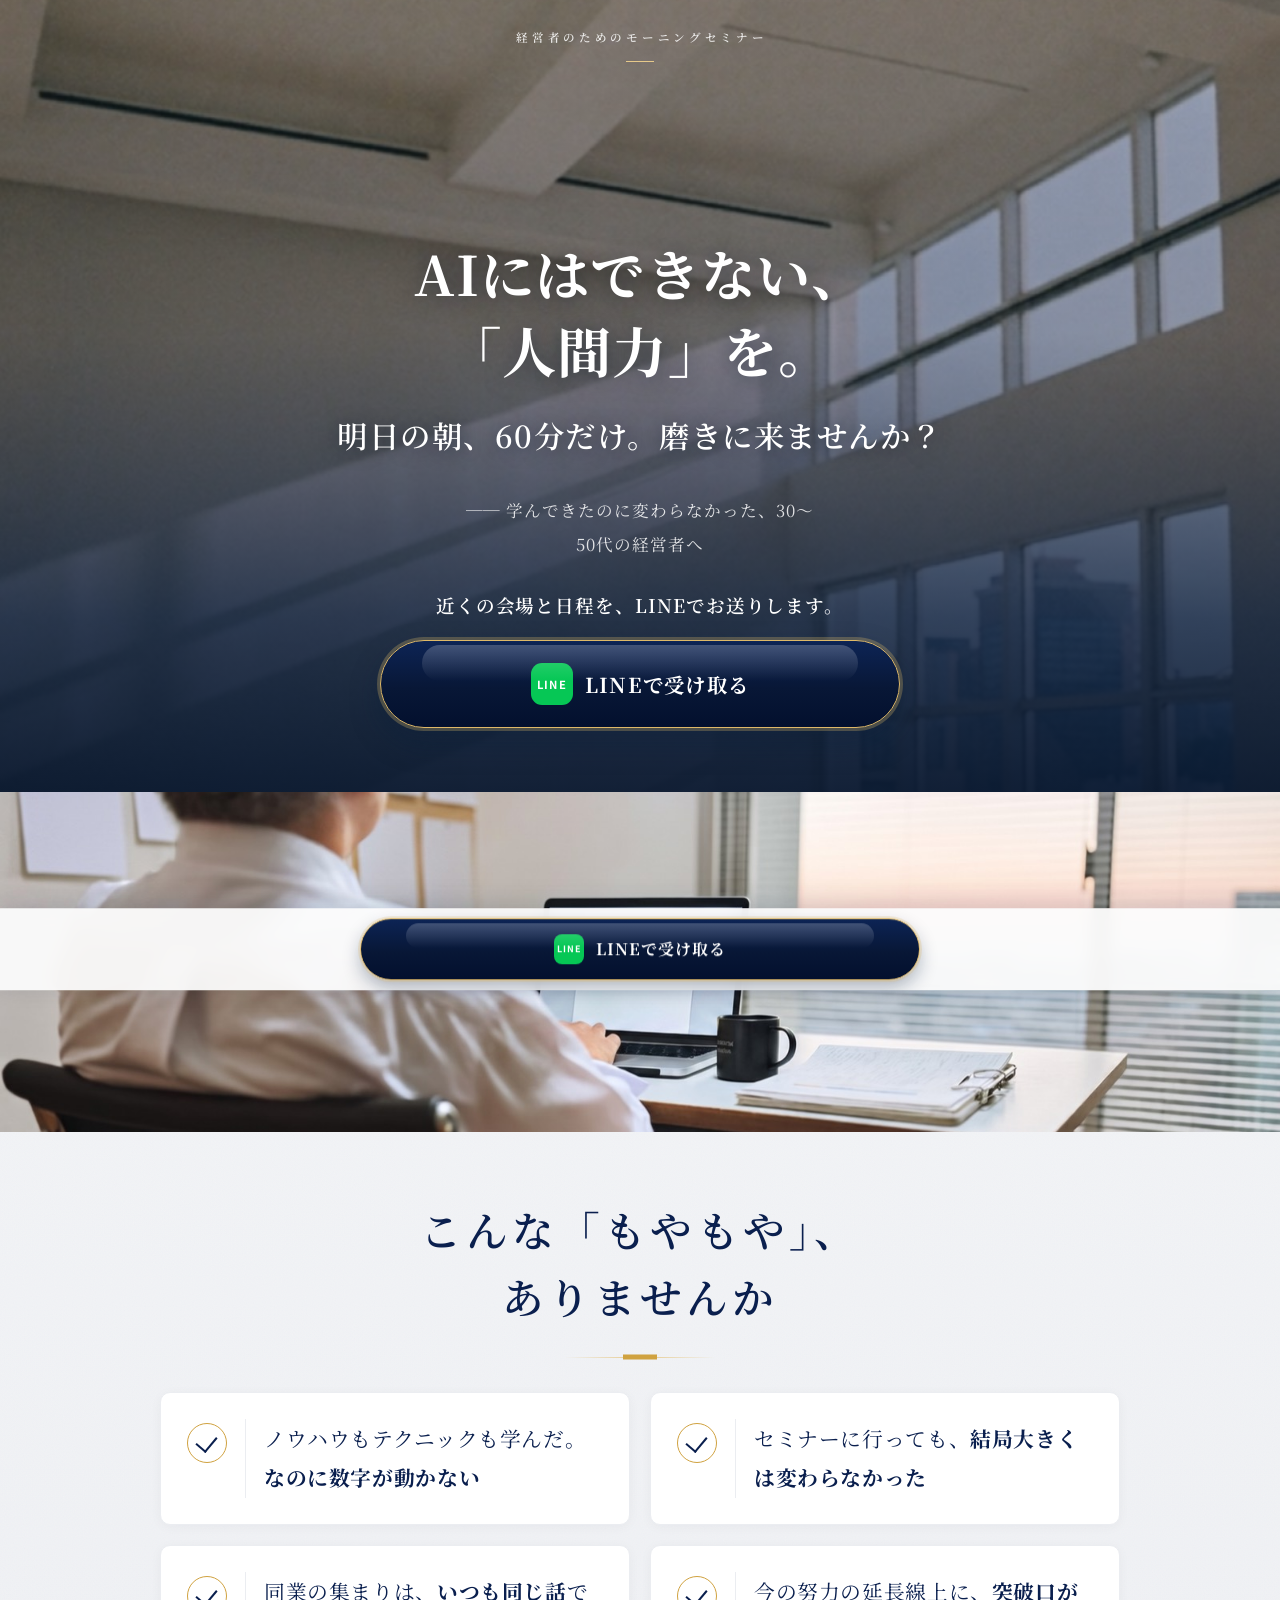
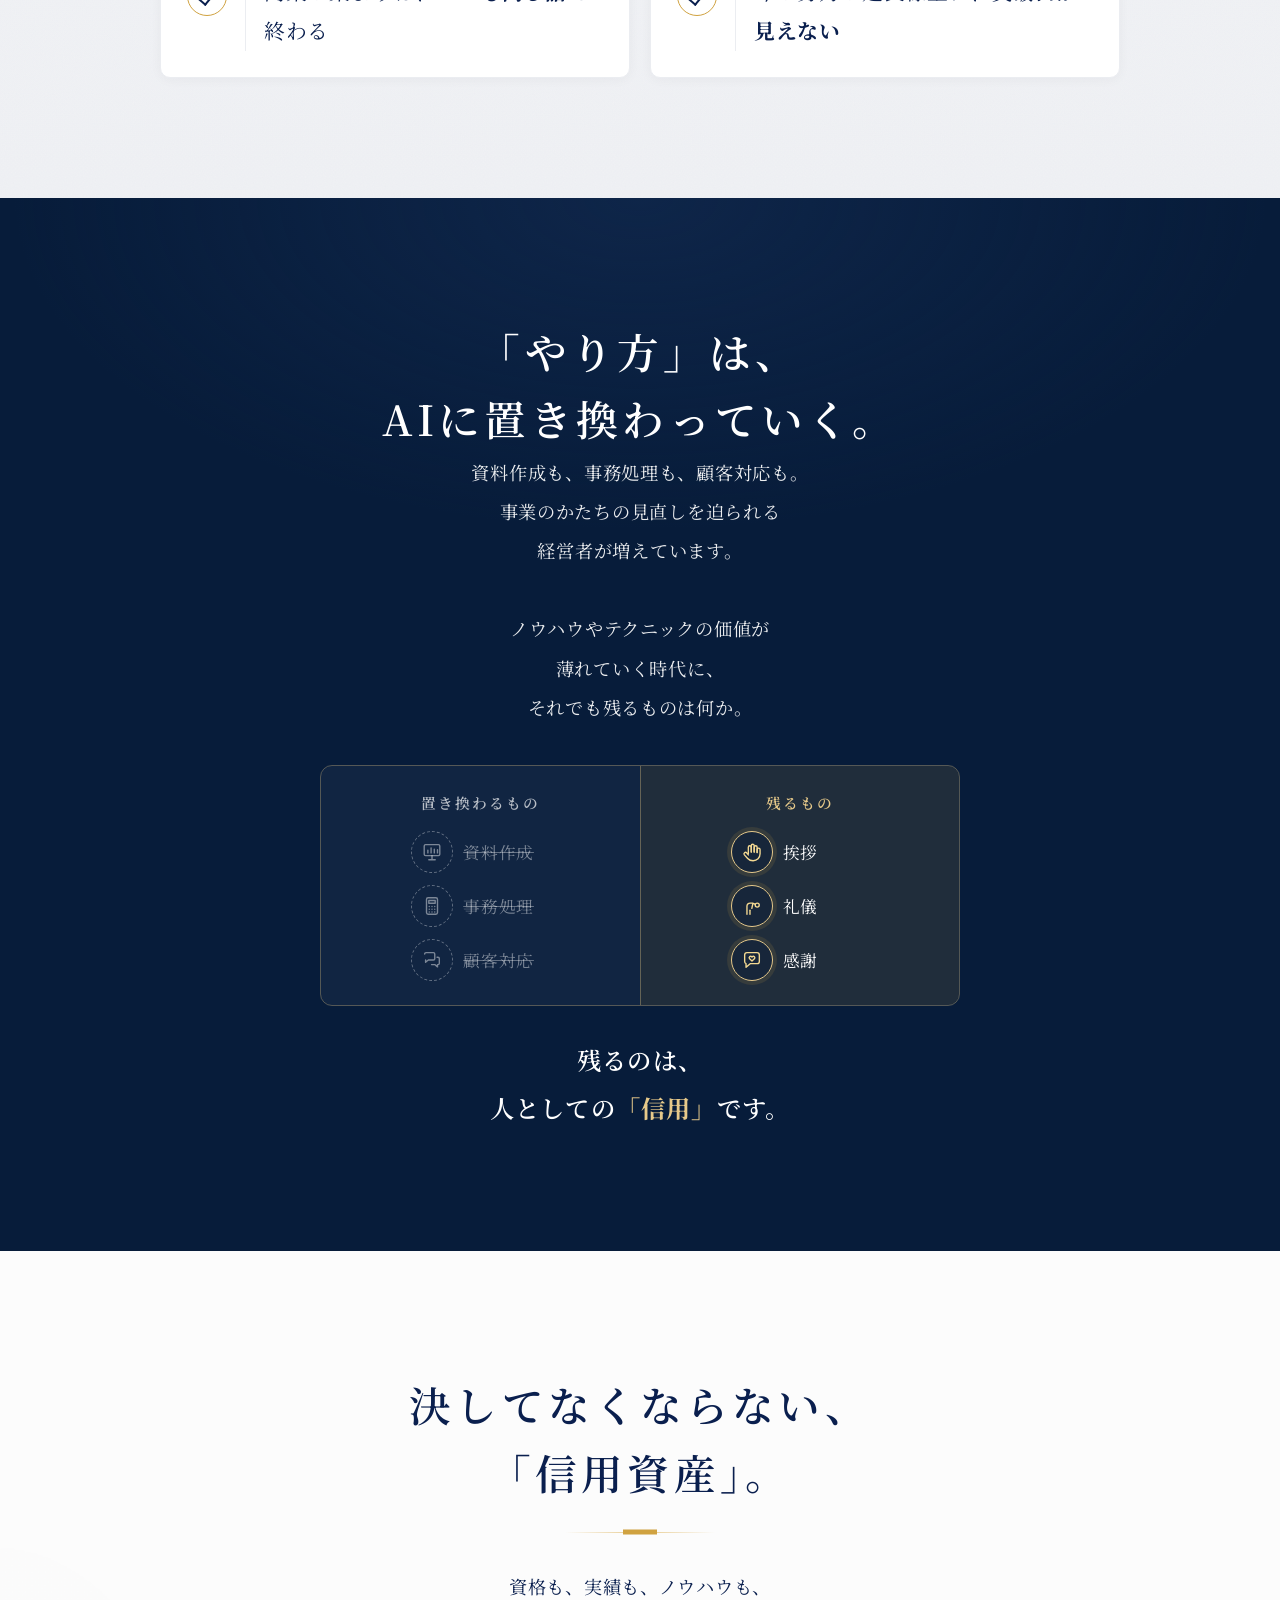
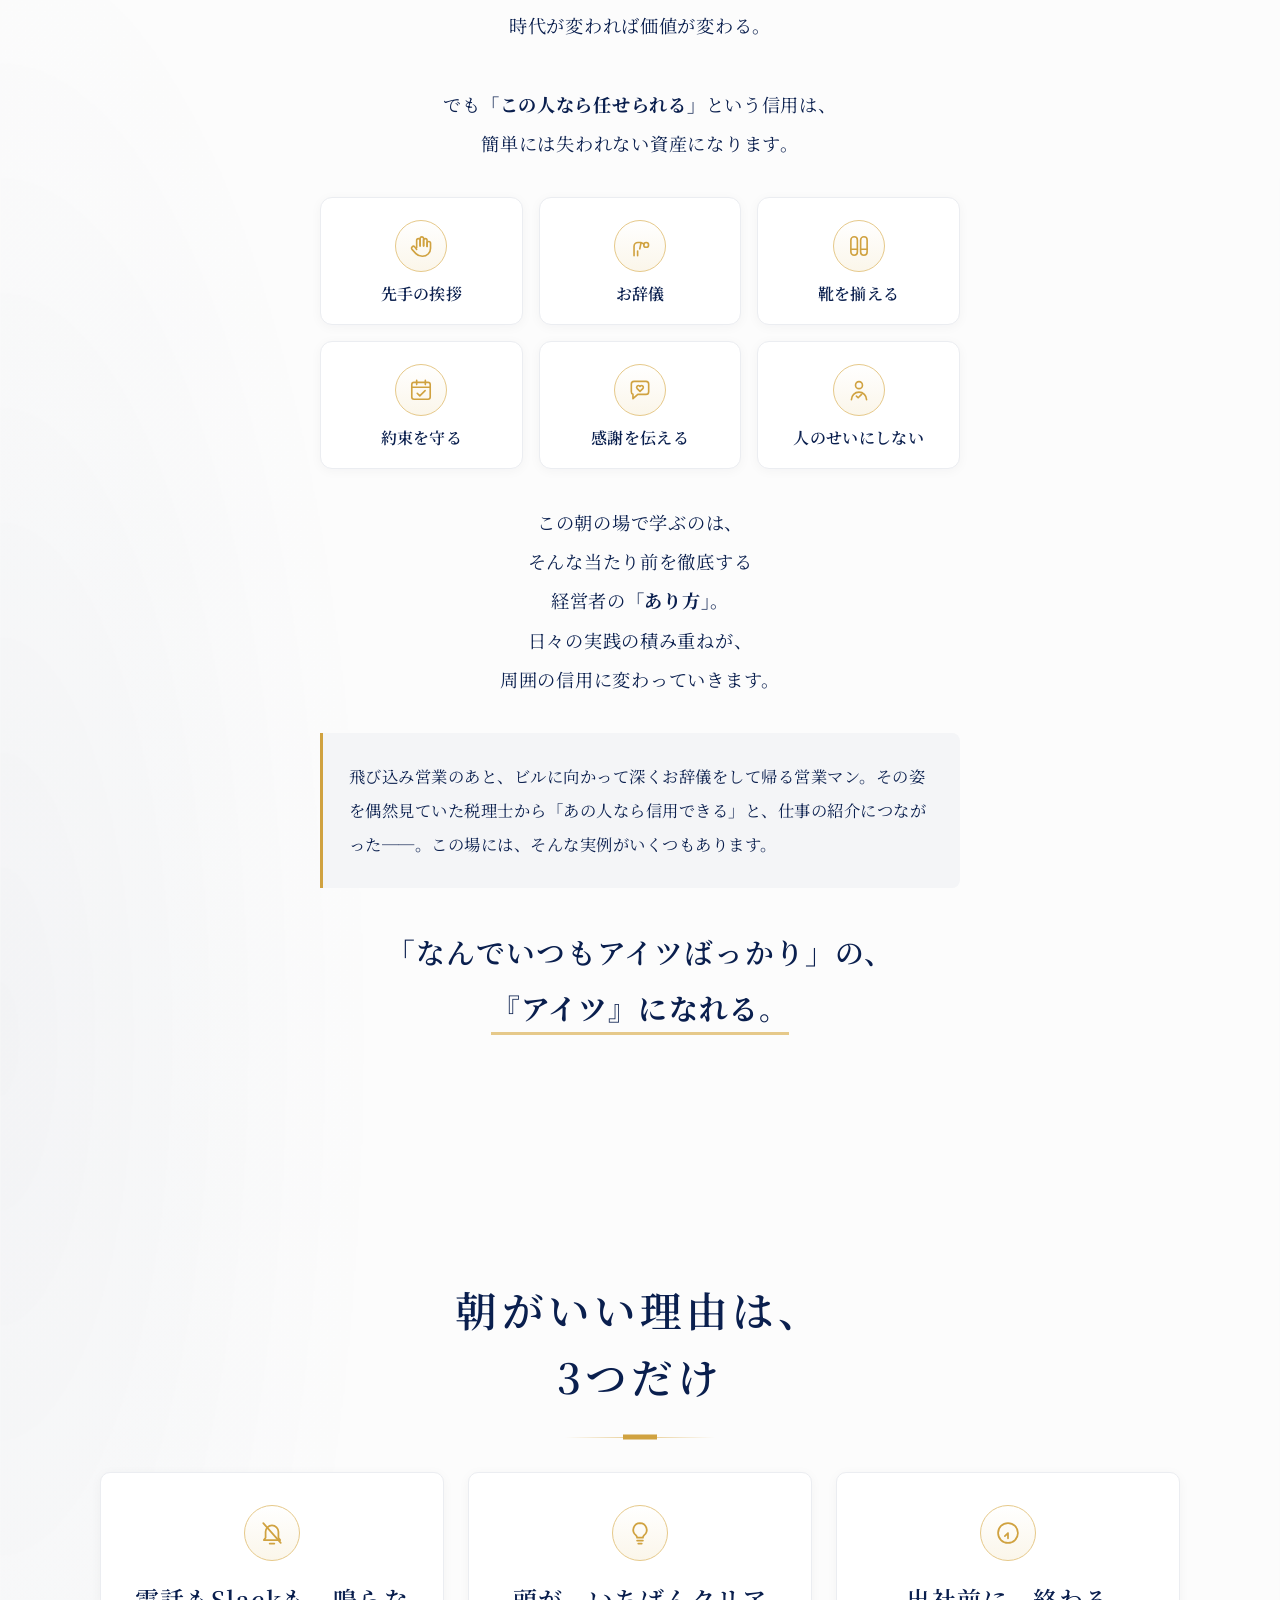
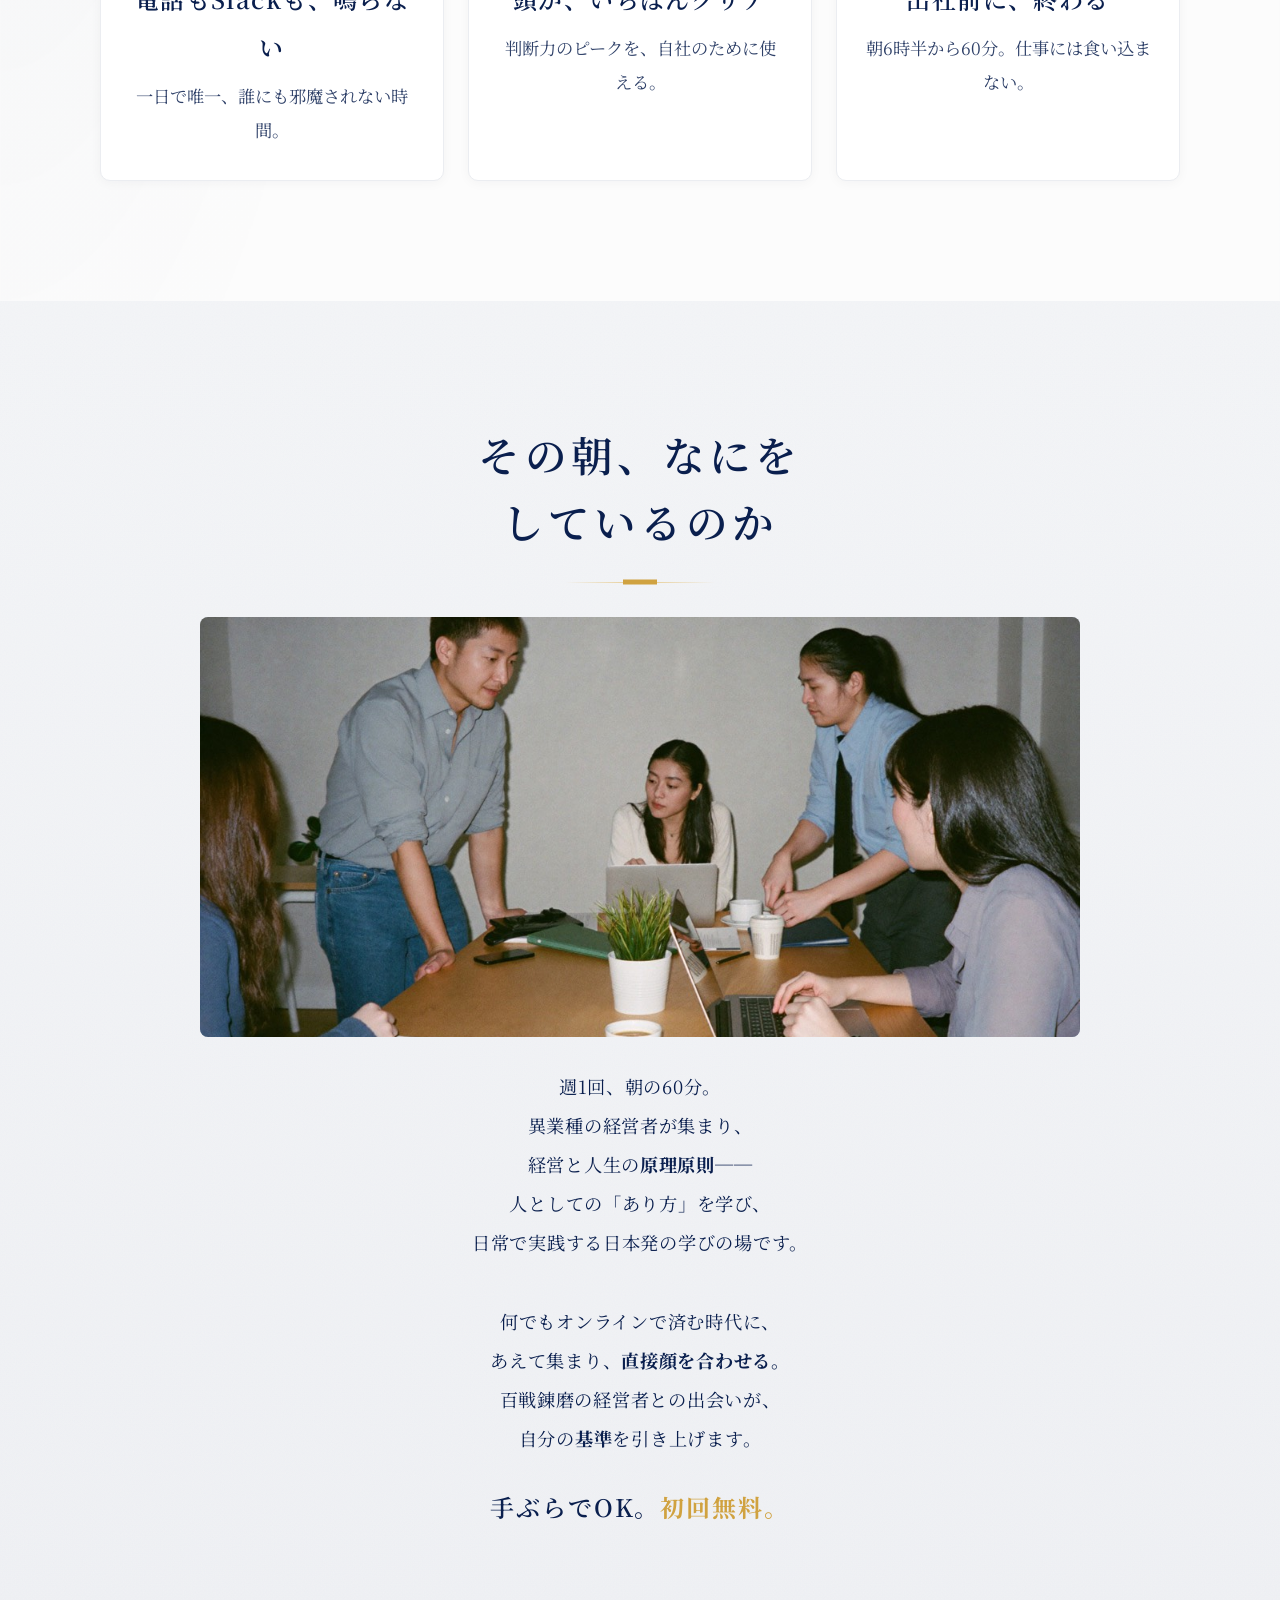
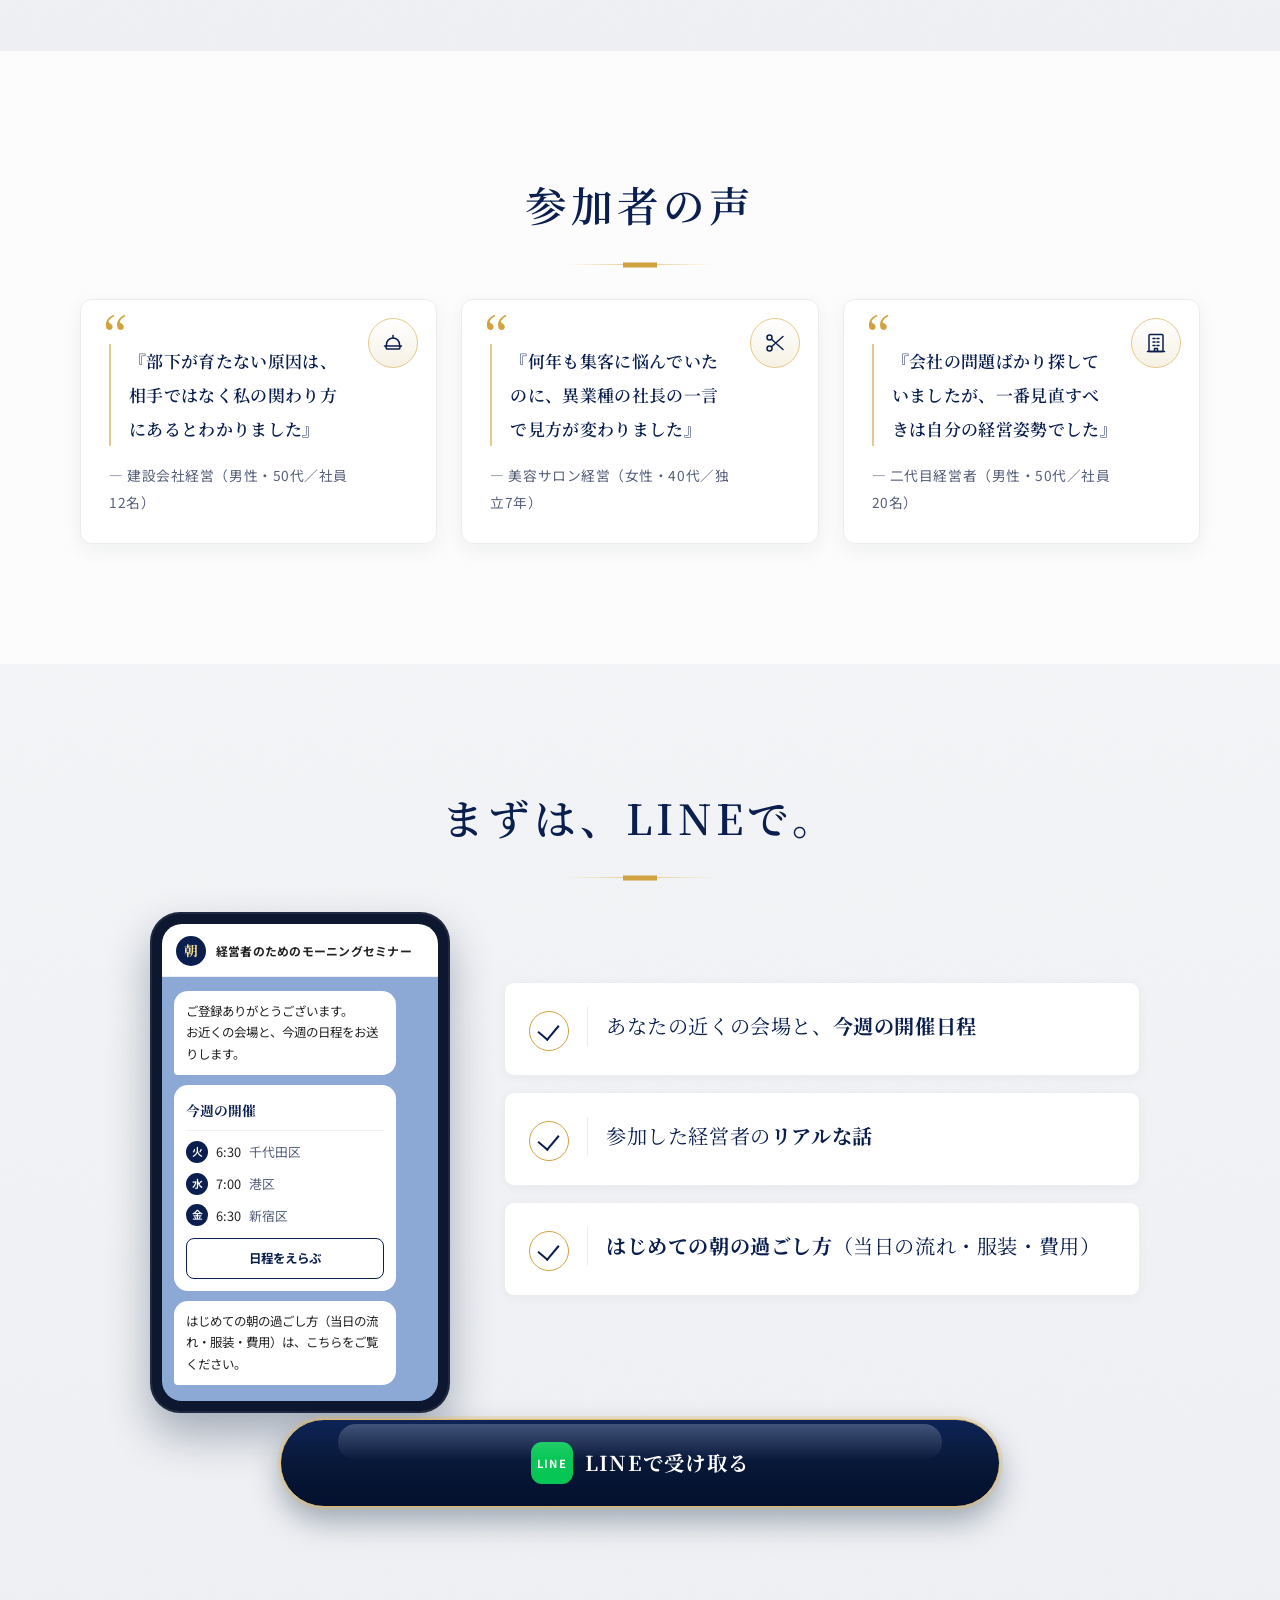
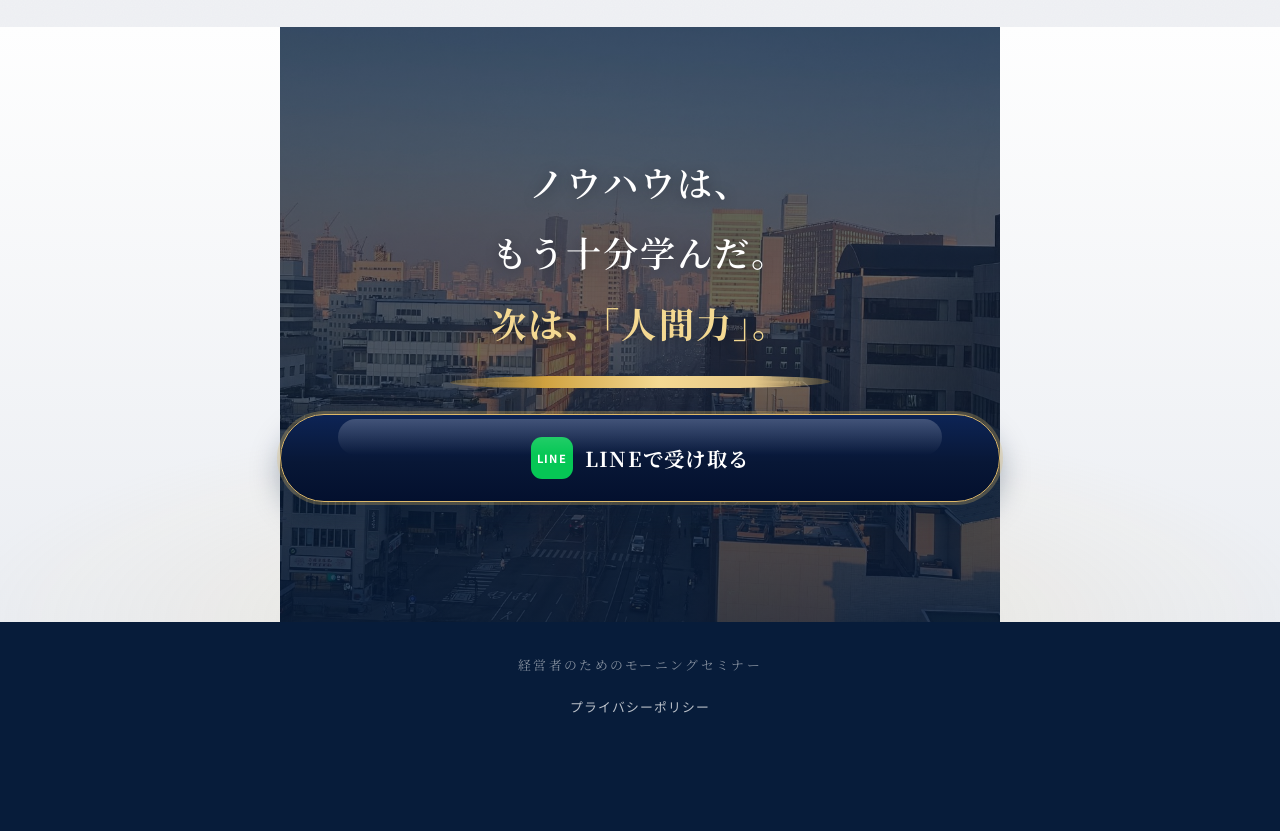
<file: line/index.html>
<!DOCTYPE html>
<html lang="ja">
<head>
<meta charset="UTF-8">
<meta name="viewport" content="width=device-width, initial-scale=1.0">
<title>AIにはできない、「人間力」を。｜経営者のためのモーニングセミナー</title>
<meta name="description" content="AIにはできない、「人間力」を。ノウハウやテクニックがAIに置き換わる時代に、決してなくならない「信用資産」を育てる朝60分の学び。近くの会場と日程をLINEでお送りします。">
<meta property="og:type" content="website">
<meta property="og:title" content="AIにはできない、「人間力」を。｜経営者のためのモーニングセミナー">
<meta property="og:description" content="ノウハウがAIに置き換わる時代に、決してなくならない「信用資産」を育てる朝60分の学び。朝6時30分or7時から60分・都内でほぼ毎日開催・初回無料。">
<meta property="og:image" content="https://kengo0231.github.io/morning-seminar-preview/line/img/og.jpg">
<meta property="og:image:width" content="1200">
<meta property="og:image:height" content="630">
<meta name="twitter:card" content="summary_large_image">
<meta name="robots" content="noindex, nofollow"><!-- プレビュー公開用。正式公開時もWP側が本番のため原則残す -->
<link rel="preconnect" href="https://fonts.googleapis.com">
<link rel="preconnect" href="https://fonts.gstatic.com" crossorigin>
<link href="https://fonts.googleapis.com/css2?family=Noto+Sans+JP:wght@400;500;700;900&family=Noto+Serif+JP:wght@500;600;700;900&display=swap" rel="stylesheet">
<link rel="stylesheet" href="css/style.css?v=14">
</head>
<body>
<div class="page">

<header class="brand">経営者のためのモーニングセミナー</header>

<!-- ===== ファーストビュー（朝押し） ===== -->
<section class="fv fvb">
  <div class="fvb-photo ph">
    <img src="img/fv-b.jpg" alt="朝の会場で語り合う男女の経営者たち">
  </div>
  <div class="fvb-body">
    <h1 class="fvb-title">AIにはできない、<br>「人間力」を。</h1>
    <p class="fvb-ask">明日の朝、60分だけ。<br class="sp">磨きに来ませんか？</p>
    <p class="fv-target">── 学んできたのに変わらなかった、<br class="sp">30〜50代の経営者へ</p>
    <p class="pre-cta">近くの会場と日程を、LINEでお送りします。</p>
    <a class="btn-line" href="https://s.lmes.jp/landing-qr/2011710731-ucLJEMlM?uLand=3GxEkM" data-line-url><span class="line-badge">LINE</span>LINEで受け取る</a>
  </div>
</section>

<!-- ===== もやもや ===== -->
<section class="sec sec-pale has-photo">
  <div class="sec-photo ph"><img src="img/office.jpg" alt="早朝のオフィスで一人考える経営者"></div>
  <h2 class="h2">こんな「もやもや」、<br>ありませんか</h2>
  <div class="divider"></div>
  <ul class="checks">
    <li><span class="ck"></span><p>ノウハウもテクニックも学んだ。<b>なのに数字が動かない</b></p></li>
    <li><span class="ck"></span><p>セミナーに行っても、<b>結局大きくは変わらなかった</b></p></li>
    <li><span class="ck"></span><p>同業の集まりは、<b>いつも同じ話</b>で終わる</p></li>
    <li><span class="ck"></span><p>今の努力の延長線上に、<b>突破口が見えない</b></p></li>
  </ul>
</section>

<!-- ===== AI時代の問題提起 ===== -->
<section class="sec sec-navy">
  <h2 class="h2 light">「やり方」は、<br>AIに置き換わっていく。</h2>
  <p class="body light center">
    資料作成も、事務処理も、顧客対応も。<br>
    事業のかたちの見直しを迫られる<br>経営者が増えています。<br><br>
    ノウハウやテクニックの価値が<br>薄れていく時代に、<br>それでも残るものは何か。
  </p>
  <div class="contrast" aria-label="置き換わるものと、残るもの">
    <div class="contrast-col fade">
      <p class="contrast-label">置き換わるもの</p>
      <ul>
        <li><i><svg xmlns="http://www.w3.org/2000/svg" viewBox="0 0 24 24" fill="none" stroke="currentColor" stroke-width="1.5" stroke-linecap="round" stroke-linejoin="round" aria-hidden="true"><rect x="3.5" y="4" width="17" height="12" rx="1.5"/><path d="M12 16v3.5M8.5 20.5h7"/><path d="M7.5 13v-3M11 13V7.5M14.5 13v-4M18 13V9.5"/></svg></i><span>資料作成</span></li>
        <li><i><svg xmlns="http://www.w3.org/2000/svg" viewBox="0 0 24 24" fill="none" stroke="currentColor" stroke-width="1.5" stroke-linecap="round" stroke-linejoin="round" aria-hidden="true"><rect x="6" y="3" width="12" height="18" rx="1.8"/><path d="M8.5 6h7v3h-7z"/><path d="M9 12.5h.01M12 12.5h.01M15 12.5h.01M9 15.5h.01M12 15.5h.01M15 15.5h.01M9 18.5h.01M12 18.5h.01M15 18.5h.01"/></svg></i><span>事務処理</span></li>
        <li><i><svg xmlns="http://www.w3.org/2000/svg" viewBox="0 0 24 24" fill="none" stroke="currentColor" stroke-width="1.5" stroke-linecap="round" stroke-linejoin="round" aria-hidden="true"><path d="M4 5.5A1.5 1.5 0 0 1 5.5 4h8A1.5 1.5 0 0 1 15 5.5v5a1.5 1.5 0 0 1-1.5 1.5H8l-3 2.5V12"/><path d="M17.5 9h1a1.5 1.5 0 0 1 1.5 1.5v5a1.5 1.5 0 0 1-1.5 1.5H18v2.5l-3-2.5h-3.5"/></svg></i><span>顧客対応</span></li>
      </ul>
    </div>
    <div class="contrast-col keep">
      <p class="contrast-label">残るもの</p>
      <ul>
        <li><i><svg xmlns="http://www.w3.org/2000/svg" viewBox="0 0 24 24" fill="none" stroke="currentColor" stroke-width="1.5" stroke-linecap="round" stroke-linejoin="round" aria-hidden="true"><path d="M8 13.5V6.8a1.6 1.6 0 0 1 3.2 0V12"/><path d="M11.2 12V5.2a1.6 1.6 0 0 1 3.2 0V12"/><path d="M14.4 12V6.8a1.6 1.6 0 0 1 3.2 0v5.7"/><path d="M17.6 12.5V9.4a1.6 1.6 0 0 1 3.2 0v4.6c0 4.4-3.3 7.5-7.6 7.5-2.6 0-4.4-.9-5.9-2.5l-3.6-3.9a1.7 1.7 0 0 1 2.5-2.3L8 15.2"/></svg></i><span>挨拶</span></li>
        <li><i><svg xmlns="http://www.w3.org/2000/svg" viewBox="0 0 24 24" fill="none" stroke="currentColor" stroke-width="1.5" stroke-linecap="round" stroke-linejoin="round" aria-hidden="true"><path d="M6.5 21v-8.6A3.6 3.6 0 0 1 10.1 8.8h2.6l3 1.4"/><circle cx="17.7" cy="11" r="2.2"/><path d="M12.9 9.4l-1.1 5.2"/><path d="M9.8 21v-4.4"/></svg></i><span>礼儀</span></li>
        <li><i><svg xmlns="http://www.w3.org/2000/svg" viewBox="0 0 24 24" fill="none" stroke="currentColor" stroke-width="1.5" stroke-linecap="round" stroke-linejoin="round" aria-hidden="true"><path d="M4 6.5A2.5 2.5 0 0 1 6.5 4h11A2.5 2.5 0 0 1 20 6.5v7a2.5 2.5 0 0 1-2.5 2.5H10l-4.5 4v-4A2.5 2.5 0 0 1 4 13.5z"/><path d="M12 13.2l-2.6-2.5a1.6 1.6 0 0 1 2.3-2.3l.3.3.3-.3a1.6 1.6 0 0 1 2.3 2.3z"/></svg></i><span>感謝</span></li>
      </ul>
    </div>
  </div>
  <p class="navy-punch">残るのは、<br>人としての<b>「信用」</b>です。</p>
</section>

<!-- ===== 信用資産 ===== -->
<section class="sec">
  <h2 class="h2">決してなくならない、<br>「信用資産」。</h2>
  <div class="divider"></div>
  <p class="body center">
    資格も、実績も、ノウハウも、<br>時代が変われば価値が変わる。<br><br>
    でも<b>「この人なら任せられる」</b>という信用は、<br>簡単には失われない資産になります。
  </p>
  <ul class="practice">
    <li><i><svg xmlns="http://www.w3.org/2000/svg" viewBox="0 0 24 24" fill="none" stroke="currentColor" stroke-width="1.5" stroke-linecap="round" stroke-linejoin="round" aria-hidden="true"><path d="M8 13.5V6.8a1.6 1.6 0 0 1 3.2 0V12"/><path d="M11.2 12V5.2a1.6 1.6 0 0 1 3.2 0V12"/><path d="M14.4 12V6.8a1.6 1.6 0 0 1 3.2 0v5.7"/><path d="M17.6 12.5V9.4a1.6 1.6 0 0 1 3.2 0v4.6c0 4.4-3.3 7.5-7.6 7.5-2.6 0-4.4-.9-5.9-2.5l-3.6-3.9a1.7 1.7 0 0 1 2.5-2.3L8 15.2"/></svg></i><span>先手の挨拶</span></li>
    <li><i><svg xmlns="http://www.w3.org/2000/svg" viewBox="0 0 24 24" fill="none" stroke="currentColor" stroke-width="1.5" stroke-linecap="round" stroke-linejoin="round" aria-hidden="true"><path d="M6.5 21v-8.6A3.6 3.6 0 0 1 10.1 8.8h2.6l3 1.4"/><circle cx="17.7" cy="11" r="2.2"/><path d="M12.9 9.4l-1.1 5.2"/><path d="M9.8 21v-4.4"/></svg></i><span>お辞儀</span></li>
    <li><i><svg xmlns="http://www.w3.org/2000/svg" viewBox="0 0 24 24" fill="none" stroke="currentColor" stroke-width="1.5" stroke-linecap="round" stroke-linejoin="round" aria-hidden="true"><rect x="4.5" y="3.5" width="6" height="17" rx="3"/><rect x="13.5" y="3.5" width="6" height="17" rx="3"/><path d="M4.5 15h6M13.5 15h6"/></svg></i><span>靴を揃える</span></li>
    <li><i><svg xmlns="http://www.w3.org/2000/svg" viewBox="0 0 24 24" fill="none" stroke="currentColor" stroke-width="1.5" stroke-linecap="round" stroke-linejoin="round" aria-hidden="true"><rect x="3.5" y="5" width="17" height="15.5" rx="2"/><path d="M3.5 9.5h17M8 3v4M16 3v4"/><path d="M8.5 15l2.4 2.4 4.9-4.8"/></svg></i><span>約束を守る</span></li>
    <li><i><svg xmlns="http://www.w3.org/2000/svg" viewBox="0 0 24 24" fill="none" stroke="currentColor" stroke-width="1.5" stroke-linecap="round" stroke-linejoin="round" aria-hidden="true"><path d="M4 6.5A2.5 2.5 0 0 1 6.5 4h11A2.5 2.5 0 0 1 20 6.5v7a2.5 2.5 0 0 1-2.5 2.5H10l-4.5 4v-4A2.5 2.5 0 0 1 4 13.5z"/><path d="M12 13.2l-2.6-2.5a1.6 1.6 0 0 1 2.3-2.3l.3.3.3-.3a1.6 1.6 0 0 1 2.3 2.3z"/></svg></i><span>感謝を伝える</span></li>
    <li><i><svg xmlns="http://www.w3.org/2000/svg" viewBox="0 0 24 24" fill="none" stroke="currentColor" stroke-width="1.5" stroke-linecap="round" stroke-linejoin="round" aria-hidden="true"><circle cx="12" cy="7.5" r="3.2"/><path d="M5 21a7 7 0 0 1 14 0"/><path d="M9.6 17.6l1.6 1.6 3.2-3.2"/></svg></i><span>人のせいにしない</span></li>
  </ul>
  <p class="body center">
    この朝の場で学ぶのは、<br>そんな当たり前を徹底する<br>経営者の<b>「あり方」</b>。<br>
    日々の実践の積み重ねが、<br>周囲の信用に変わっていきます。
  </p>
  <blockquote class="episode">
    飛び込み営業のあと、ビルに向かって深くお辞儀をして帰る営業マン。その姿を偶然見ていた税理士から「あの人なら信用できる」と、仕事の紹介につながった──。この場には、そんな実例がいくつもあります。
  </blockquote>
  <p class="aitsu">「なんでいつもアイツばっかり」の、<br><b>『アイツ』になれる。</b></p>
</section>

<!-- ===== 朝がいい理由 ===== -->
<section class="sec">
  <h2 class="h2">朝がいい理由は、<br>3つだけ</h2>
  <div class="divider"></div>
  <div class="reason-grid">
  <div class="reason">
    <i class="reason-icon"><svg xmlns="http://www.w3.org/2000/svg" viewBox="0 0 24 24" fill="none" stroke="currentColor" stroke-width="1.5" stroke-linecap="round" stroke-linejoin="round" aria-hidden="true"><path d="M6.5 16v-5a5.5 5.5 0 0 1 11 0v5l1.5 2h-14z"/><path d="M10 21h4"/><path d="M4.5 3.5l15 17"/></svg></i>
    <h3>電話もSlackも、鳴らない</h3>
    <p>一日で唯一、誰にも邪魔されない時間。</p>
  </div>
  <div class="reason">
    <i class="reason-icon"><svg xmlns="http://www.w3.org/2000/svg" viewBox="0 0 24 24" fill="none" stroke="currentColor" stroke-width="1.5" stroke-linecap="round" stroke-linejoin="round" aria-hidden="true"><path d="M12 3.5a5.8 5.8 0 0 0-3.6 10.3c.7.6 1.1 1.4 1.1 2.2h5c0-.8.4-1.6 1.1-2.2A5.8 5.8 0 0 0 12 3.5z"/><path d="M9.5 18.5h5M10.5 21h3"/></svg></i>
    <h3>頭が、いちばんクリア</h3>
    <p>判断力のピークを、自社のために使える。</p>
  </div>
  <div class="reason">
    <i class="reason-icon"><svg xmlns="http://www.w3.org/2000/svg" viewBox="0 0 24 24" fill="none" stroke="currentColor" stroke-width="1.5" stroke-linecap="round" stroke-linejoin="round" aria-hidden="true"><circle cx="12" cy="12" r="8.5"/><path d="M12 12v4.5M12 12L9.3 14.7"/></svg></i>
    <h3>出社前に、終わる</h3>
    <p>朝6時半から60分。仕事には食い込まない。</p>
  </div>
  </div><!-- /.reason-grid -->
</section>

<!-- ===== 場の紹介 ===== -->
<section class="sec sec-pale">
  <h2 class="h2">その朝、なにを<br>しているのか</h2>
  <div class="divider"></div>
  <div class="place-photo ph">
    <img src="img/morning.jpg" alt="朝の会場で視点を持ち寄る男女の経営者たち">
  </div>
  <p class="body center">
    週1回、朝の60分。<br>
    異業種の経営者が集まり、<br>経営と人生の<b>原理原則</b>──<br>
    人としての「あり方」を学び、<br>日常で実践する日本発の学びの場です。<br><br>
    何でもオンラインで済む時代に、<br>あえて集まり、<b>直接顔を合わせる。</b><br>
    百戦錬磨の経営者との出会いが、<br>自分の<b>基準</b>を引き上げます。
  </p>
  <p class="triple-none">手ぶらでOK。<b>初回無料。</b></p>
</section>

<!-- ===== 参加者の声 ===== -->
<section class="sec">
  <h2 class="h2">参加者の声</h2>
  <div class="divider"></div>

  <div class="voice-grid">
  <blockquote class="voice">
    <span class="voice-mark" aria-hidden="true">“</span>
    <span class="voice-avatar" aria-hidden="true"><svg xmlns="http://www.w3.org/2000/svg" viewBox="0 0 24 24" fill="none" stroke="currentColor" stroke-width="1.5" stroke-linecap="round" stroke-linejoin="round" aria-hidden="true"><path d="M5.5 15v-1.5a6.5 6.5 0 0 1 13 0V15"/><path d="M3.5 15h17"/><path d="M12 7v-2.5"/><path d="M5 15v1.2A1.8 1.8 0 0 0 6.8 18h10.4a1.8 1.8 0 0 0 1.8-1.8V15"/></svg></span>
    <p>『部下が育たない原因は、相手ではなく私の関わり方にあるとわかりました』</p>
    <footer>― 建設会社経営（男性・50代／社員12名）</footer>
  </blockquote>
  <blockquote class="voice">
    <span class="voice-mark" aria-hidden="true">“</span>
    <span class="voice-avatar" aria-hidden="true"><svg xmlns="http://www.w3.org/2000/svg" viewBox="0 0 24 24" fill="none" stroke="currentColor" stroke-width="1.5" stroke-linecap="round" stroke-linejoin="round" aria-hidden="true"><circle cx="6.5" cy="6.5" r="2.5"/><circle cx="6.5" cy="17.5" r="2.5"/><path d="M8.5 8.2L20 18.5M8.5 15.8L20 5.5"/></svg></span>
    <p>『何年も集客に悩んでいたのに、異業種の社長の一言で見方が変わりました』</p>
    <footer>― 美容サロン経営（女性・40代／独立7年）</footer>
  </blockquote>
  <blockquote class="voice">
    <span class="voice-mark" aria-hidden="true">“</span>
    <span class="voice-avatar" aria-hidden="true"><svg xmlns="http://www.w3.org/2000/svg" viewBox="0 0 24 24" fill="none" stroke="currentColor" stroke-width="1.5" stroke-linecap="round" stroke-linejoin="round" aria-hidden="true"><rect x="5" y="3.5" width="14" height="17" rx="1"/><path d="M3.5 20.5h17M9 7.5h2M13 7.5h2M9 11h2M13 11h2M9 14.5h2M13 14.5h2M10.5 20.5v-3h3v3"/></svg></span>
    <p>『会社の問題ばかり探していましたが、一番見直すべきは自分の経営姿勢でした』</p>
    <footer>― 二代目経営者（男性・50代／社員20名）</footer>
  </blockquote>
  </div><!-- /.voice-grid -->

</section>

<!-- ===== LINEで受け取れるもの ===== -->
<section class="sec sec-pale" id="line-register">
  <h2 class="h2">まずは、LINEで。</h2>
  <div class="divider"></div>
  <div class="line-two">
  <div class="line-mock" aria-hidden="true">
    <div class="lm-phone">
      <div class="lm-head"><span class="lm-avatar">朝</span><span class="lm-name">経営者のためのモーニングセミナー</span></div>
      <div class="lm-body">
        <div class="lm-msg">ご登録ありがとうございます。<br>お近くの会場と、今週の日程をお送りします。</div>
        <div class="lm-card">
          <p class="lm-card-title">今週の開催</p>
          <ul>
            <li><b>火</b>6:30<span>千代田区</span></li>
            <li><b>水</b>7:00<span>港区</span></li>
            <li><b>金</b>6:30<span>新宿区</span></li>
          </ul>
          <span class="lm-btn">日程をえらぶ</span>
        </div>
        <div class="lm-msg">はじめての朝の過ごし方（当日の流れ・服装・費用）は、こちらをご覧ください。</div>
      </div>
    </div>
  </div>
  <ul class="receive">
    <li><span class="ck"></span><p>あなたの近くの会場と、<b>今週の開催日程</b></p></li>
    <li><span class="ck"></span><p>参加した経営者の<b>リアルな話</b></p></li>
    <li><span class="ck"></span><p><b>はじめての朝の過ごし方</b>（当日の流れ・服装・費用）</p></li>
  </ul>
  </div><!-- /.line-two -->
  <a class="btn-line" href="https://s.lmes.jp/landing-qr/2011710731-ucLJEMlM?uLand=3GxEkM" data-line-url><span class="line-badge">LINE</span>LINEで受け取る</a>
</section>

<!-- ===== 締め ===== -->
<section class="sec closing closing-dark">
  <div class="closing-photo ph"><img src="img/dawn.jpg" alt="朝日を受ける東京のオフィス街"></div>
  <p class="closing-line">ノウハウは、<br>もう十分学んだ。<br><b>次は、「人間力」。</b></p>
  <div class="gold-brush"></div>
  <a class="btn-line" href="https://s.lmes.jp/landing-qr/2011710731-ucLJEMlM?uLand=3GxEkM" data-line-url><span class="line-badge">LINE</span>LINEで受け取る</a>
</section>

<footer class="foot">
  <p class="foot-brand">経営者のためのモーニングセミナー</p>
  <nav class="foot-links">
    <a href="../privacy.html">プライバシーポリシー</a>
  </nav>
</footer>

</div><!-- /.page -->

<!-- 追従CTA -->
<div class="sticky-cta" id="stickyCta" aria-hidden="true">
  <a class="btn-line slim" href="https://s.lmes.jp/landing-qr/2011710731-ucLJEMlM?uLand=3GxEkM" data-line-url><span class="line-badge">LINE</span>LINEで受け取る</a>
</div>

<script>
// LINE登録URL（経路別に切り替える場合は sources に追加し、?src=meta のように呼び出す）
const LINE_URLS = { default: 'https://s.lmes.jp/landing-qr/2011710731-ucLJEMlM?uLand=3GxEkM' };
const lineSrc = new URLSearchParams(location.search).get('src');
if (lineSrc && LINE_URLS[lineSrc]) document.querySelectorAll('[data-line-url]').forEach(a => a.href = LINE_URLS[lineSrc]);

// 追従CTA
const sticky = document.getElementById('stickyCta');
addEventListener('scroll', () => {
  const show = scrollY > innerHeight * 0.9;
  sticky.classList.toggle('show', show);
  sticky.setAttribute('aria-hidden', String(!show));
}, {passive: true});
</script>
</body>
</html>
</file>
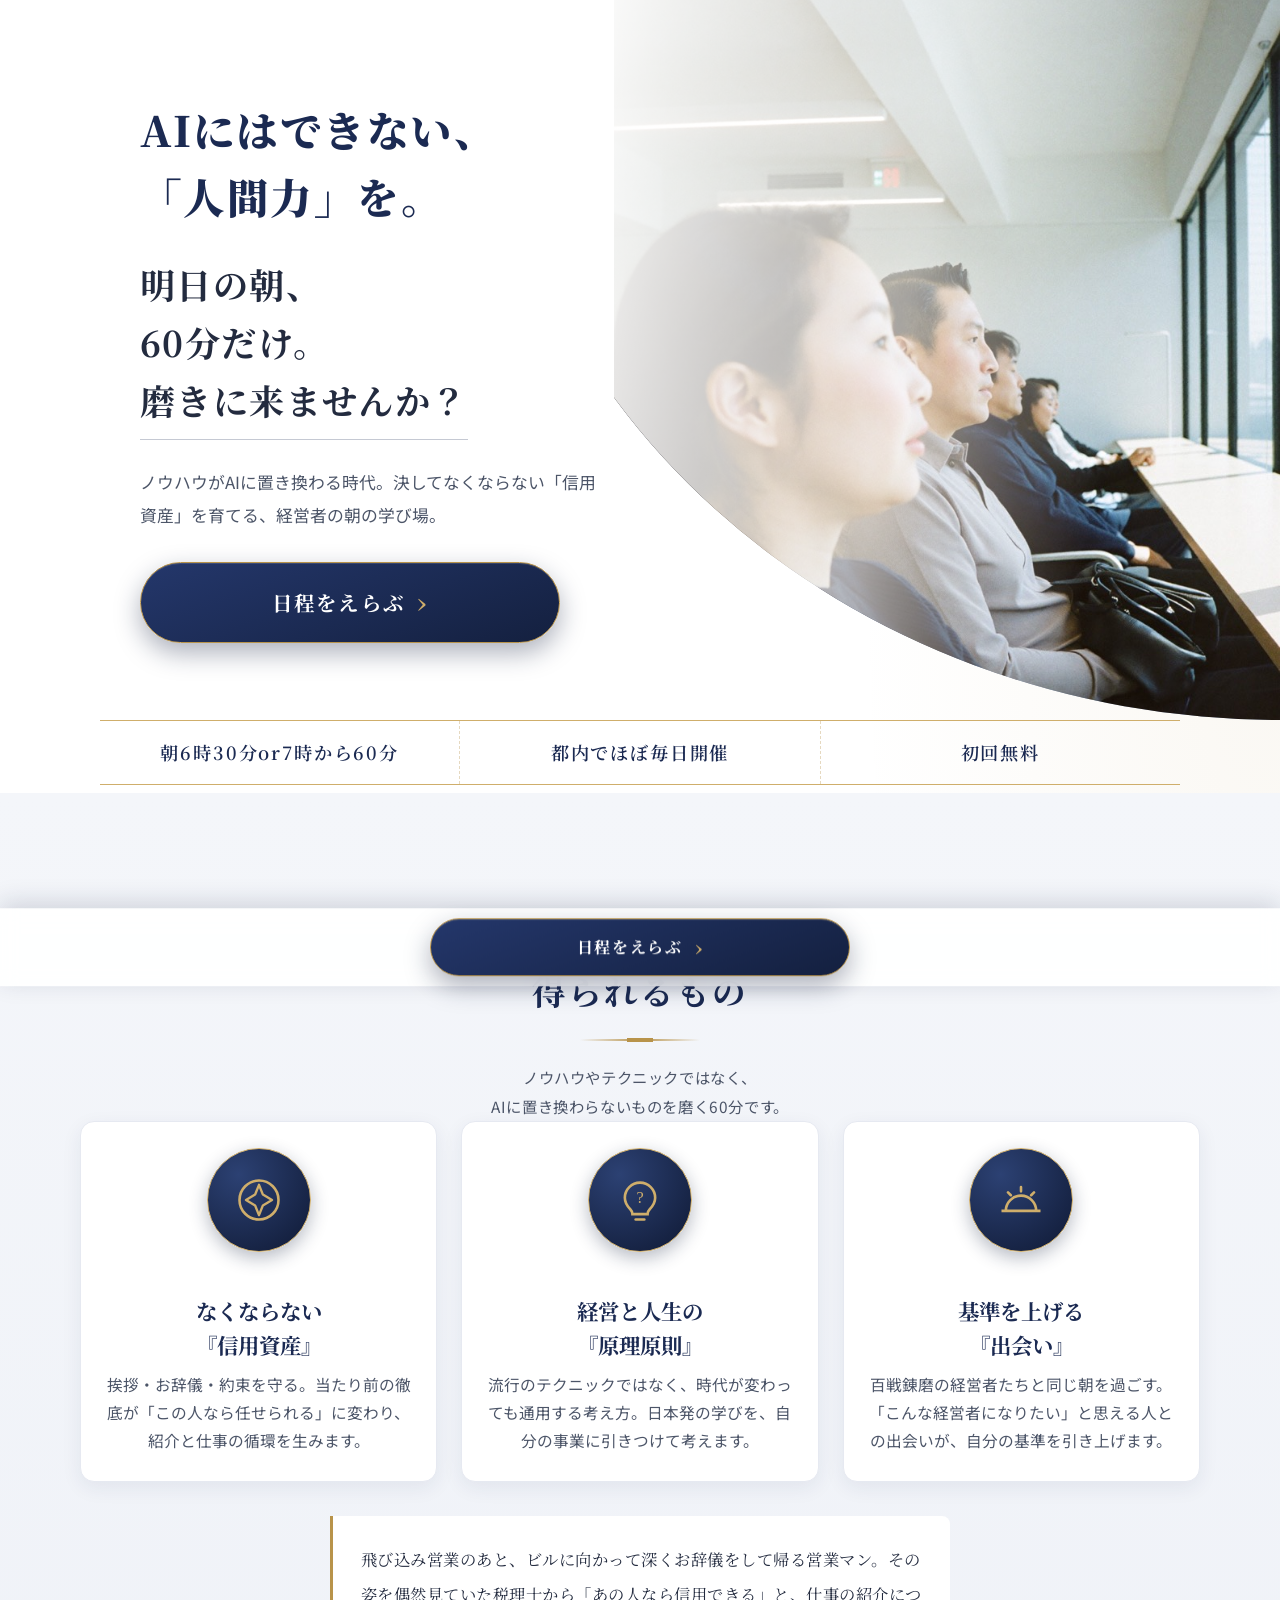
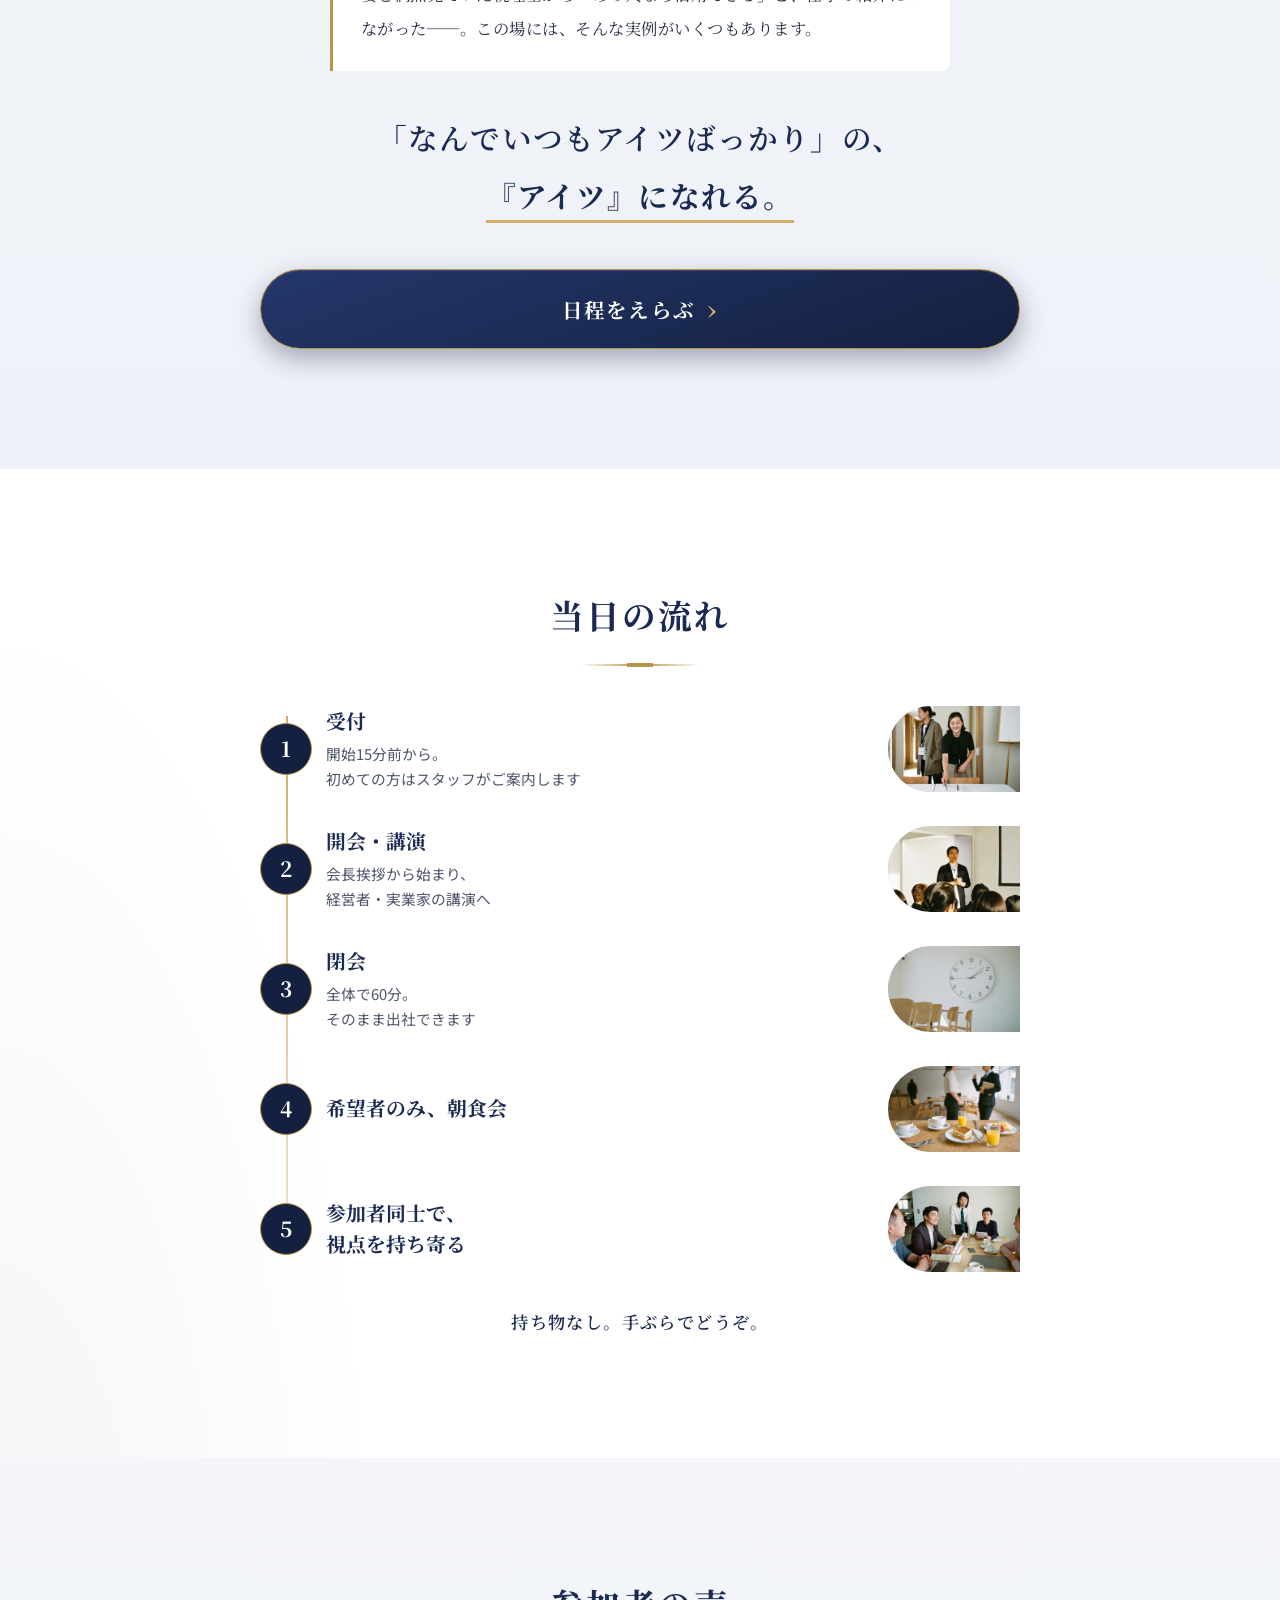
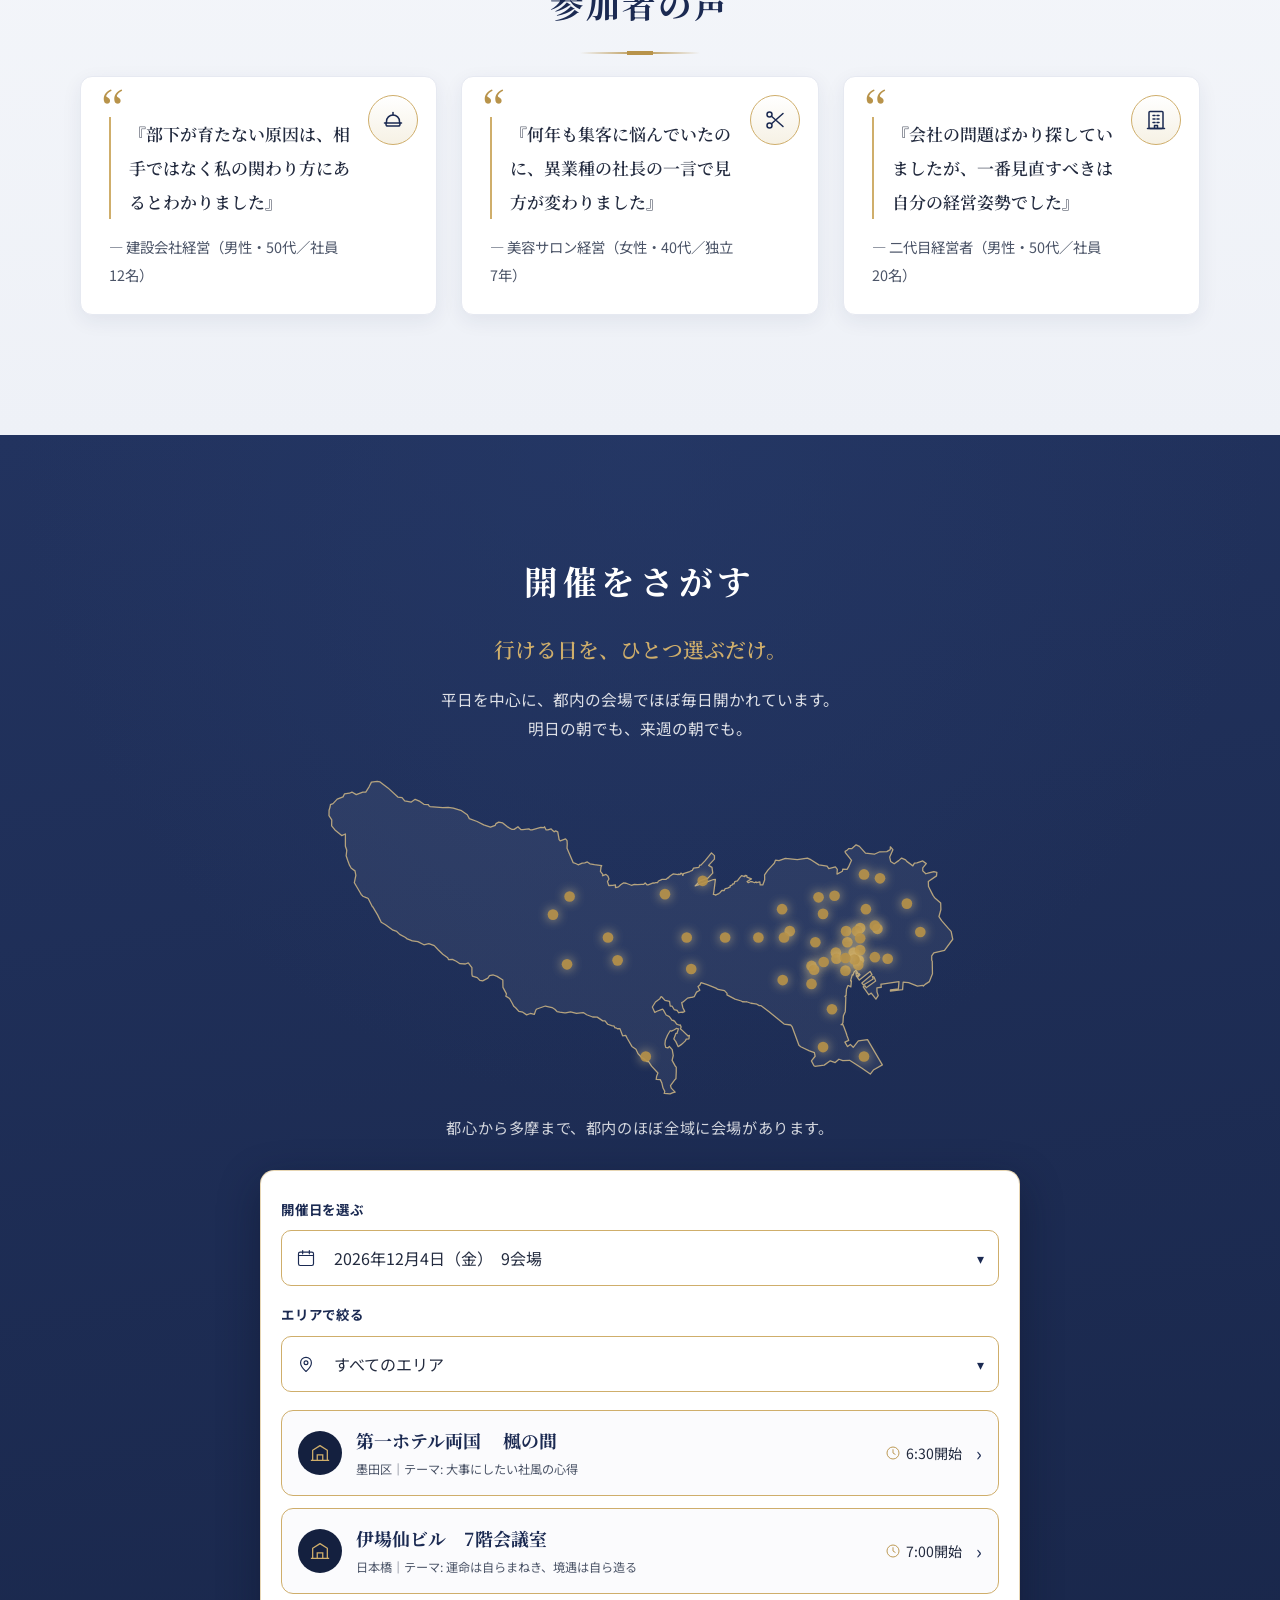
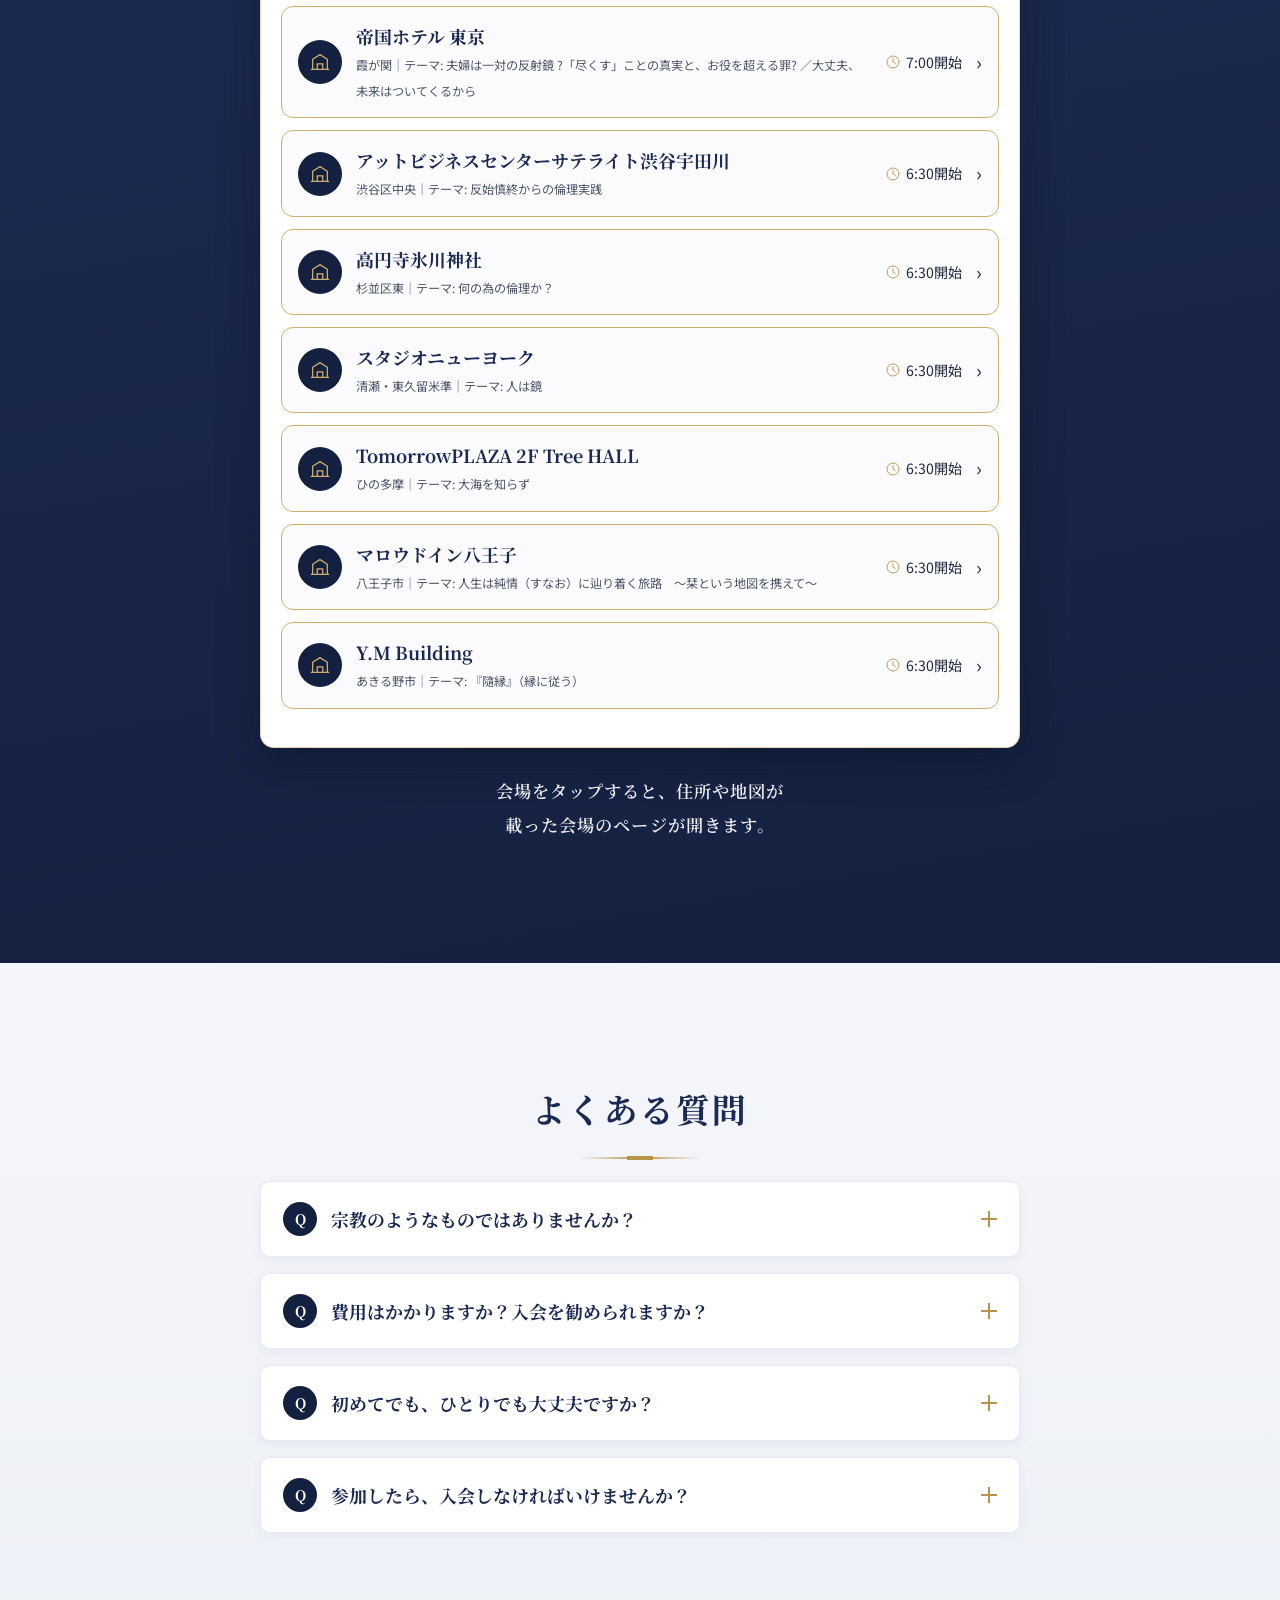
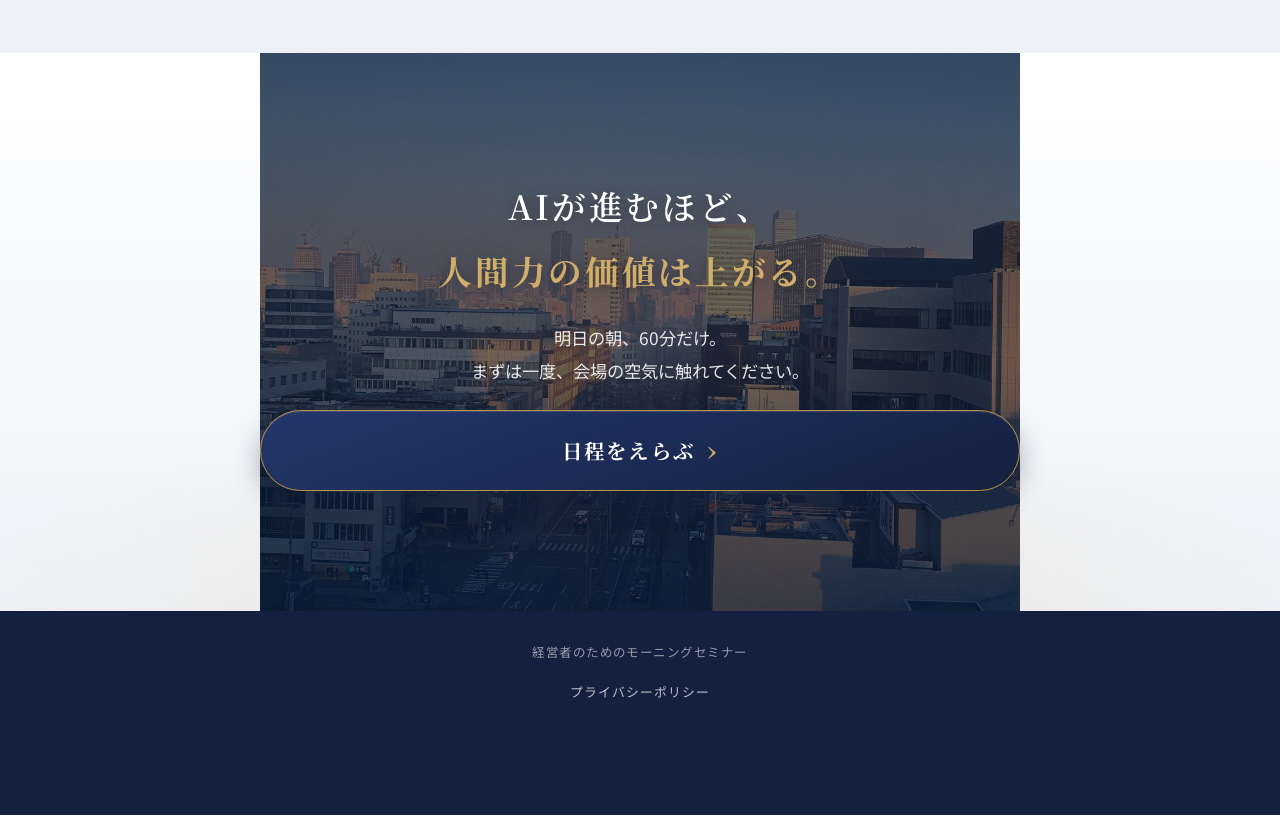
<file: seminar/index.html>
<!DOCTYPE html>
<html lang="ja">
<head>
<meta charset="UTF-8">
<meta name="viewport" content="width=device-width, initial-scale=1.0">
<title>AIにはできない、「人間力」を。｜経営者のためのモーニングセミナー</title>
<meta name="description" content="AIにはできない、「人間力」を。決してなくならない「信用資産」を育てる、経営者の朝の学び場。朝6時30分or7時から60分・都内でほぼ毎日開催・初回無料。">
<meta property="og:type" content="website">
<meta property="og:title" content="AIにはできない、「人間力」を。｜経営者のためのモーニングセミナー">
<meta property="og:description" content="ノウハウがAIに置き換わる時代に、決してなくならない「信用資産」を育てる朝60分の学び。朝6時30分or7時から60分・都内でほぼ毎日開催・初回無料。">
<meta property="og:image" content="https://kengo0231.github.io/morning-seminar-preview/seminar/img/og.jpg">
<meta property="og:image:width" content="1200">
<meta property="og:image:height" content="630">
<meta name="twitter:card" content="summary_large_image">
<meta name="robots" content="noindex, nofollow"><!-- プレビュー公開用 -->
<link rel="preconnect" href="https://fonts.googleapis.com">
<link rel="preconnect" href="https://fonts.gstatic.com" crossorigin>
<link href="https://fonts.googleapis.com/css2?family=Noto+Sans+JP:wght@400;500;700&family=Noto+Serif+JP:wght@500;600;700;900&display=swap" rel="stylesheet">
<link rel="stylesheet" href="css/style.css?v=13">
</head>
<body>
<div class="page">

<!-- ===== ファーストビュー ===== -->
<section class="fv">
  <div class="fv-photo ph" role="img" aria-label="早朝の会場で講話に耳を傾ける経営者たち">
    <img src="img/fv.jpg" alt="早朝の会場で講話に耳を傾ける経営者たち">
  </div>
  <div class="fv-inner">
    <h1 class="fv-title"><span class="big">AIにはできない、</span><br><span class="big">「人間力」を。</span></h1>
    <p class="fv-copy">明日の朝、<br>60分だけ。<br>磨きに来ませんか？</p>
    <div class="fv-lines">
      <p>ノウハウがAIに置き換わる時代。<br>決してなくならない<br>「信用資産」を育てる、<br>経営者の朝の学び場。</p>
    </div>
    <a class="btn-main" href="#find">日程をえらぶ<span class="chev" aria-hidden="true">›</span></a>
  </div>
  <ul class="fact-bar" aria-label="開催概要">
    <li>朝6時30分or7時から60分</li>
    <li>都内でほぼ毎日開催</li>
    <li>初回無料</li>
  </ul>
</section>



<!-- ===== この朝で得られるもの ===== -->
<section class="sec sec-pale">
  <h2 class="h2">この朝で、<br>得られるもの</h2>
  <div class="divider" aria-hidden="true"></div>
  <p class="h2-sub">ノウハウやテクニックではなく、<br>AIに置き換わらないものを磨く60分です。</p>

  <div class="take-grid">
  <div class="take-card">
    <div class="take-medal" aria-hidden="true">
      <svg viewBox="0 0 24 24"><circle cx="12" cy="12" r="9" fill="none" stroke="currentColor" stroke-width="1.2"/><path d="M12 5l1.8 4.5L18 12l-4.2 2.5L12 19l-1.8-4.5L6 12l4.2-2.5z" fill="none" stroke="currentColor" stroke-width="1.1" stroke-linejoin="round"/></svg>
    </div>
    <div class="take-body">
      <h3>なくならない<br>『信用資産』</h3>
      <p>挨拶・お辞儀・約束を守る。当たり前の徹底が「この人なら任せられる」に変わり、紹介と仕事の循環を生みます。</p>
    </div>
  </div>
  <div class="take-card">
    <div class="take-medal" aria-hidden="true">
      <svg viewBox="0 0 24 24"><path d="M12 4a7 7 0 0 1 7 7c0 2.5-1.2 4-2.6 5.4-.6.6-.9 1.2-.9 2.1h-7c0-.9-.3-1.5-.9-2.1C6.2 15 5 13.5 5 11a7 7 0 0 1 7-7z" fill="none" stroke="currentColor" stroke-width="1.2"/><path d="M10 21h4" stroke="currentColor" stroke-width="1.2" stroke-linecap="round"/><text x="12" y="13.4" text-anchor="middle" font-size="7.5" fill="currentColor" font-family="serif">?</text></svg>
    </div>
    <div class="take-body">
      <h3>経営と人生の<br>『原理原則』</h3>
      <p>流行のテクニックではなく、時代が変わっても通用する考え方。日本発の学びを、自分の事業に引きつけて考えます。</p>
    </div>
  </div>
  <div class="take-card">
    <div class="take-medal" aria-hidden="true">
      <svg viewBox="0 0 24 24"><path d="M3 17h18M5 17a7 7 0 0 1 14 0" fill="none" stroke="currentColor" stroke-width="1.2"/><path d="M12 6v2M6 8.5l1.3 1.3M18 8.5l-1.3 1.3" stroke="currentColor" stroke-width="1.2" stroke-linecap="round"/></svg>
    </div>
    <div class="take-body">
      <h3>基準を上げる<br>『出会い』</h3>
      <p>百戦錬磨の経営者たちと同じ朝を過ごす。「こんな経営者になりたい」と思える人との出会いが、自分の基準を引き上げます。</p>
    </div>
  </div>
  </div><!-- /.take-grid -->

  <blockquote class="episode">
    飛び込み営業のあと、ビルに向かって深くお辞儀をして帰る営業マン。その姿を偶然見ていた税理士から「あの人なら信用できる」と、仕事の紹介につながった──。この場には、そんな実例がいくつもあります。
  </blockquote>
  <p class="aitsu">「なんでいつもアイツばっかり」の、<br><b>『アイツ』になれる。</b></p>

  <a class="btn-main mid" href="#find">日程をえらぶ<span class="chev" aria-hidden="true">›</span></a>
</section>

<!-- ===== 当日の流れ ===== -->
<section class="sec">
  <h2 class="h2">当日の流れ</h2>
  <div class="divider" aria-hidden="true"></div>
  <ol class="flow">
    <li>
      <span class="flow-num">1</span>
      <div class="flow-body">
        <h3>受付</h3>
        <p>開始15分前から。<br>初めての方はスタッフがご案内します</p>
      </div>
      <div class="flow-photo ph"><img src="img/flow-1.jpg" alt="受付の様子"></div>
    </li>
    <li>
      <span class="flow-num">2</span>
      <div class="flow-body">
        <h3>開会・講演</h3>
        <p>会長挨拶から始まり、<br>経営者・実業家の講演へ</p>
      </div>
      <div class="flow-photo ph"><img src="img/flow-2.jpg" alt="講演の様子"></div>
    </li>
    <li>
      <span class="flow-num">3</span>
      <div class="flow-body">
        <h3>閉会</h3>
        <p>全体で60分。<br>そのまま出社できます</p>
      </div>
      <div class="flow-photo ph"><img src="img/flow-4.jpg" alt="閉会時刻を示す時計"></div>
    </li>
    <li>
      <span class="flow-num">4</span>
      <div class="flow-body">
        <h3>希望者のみ、朝食会</h3>
      </div>
      <div class="flow-photo ph"><img src="img/flow-5.jpg" alt="朝食会の様子"></div>
    </li>
    <li>
      <span class="flow-num">5</span>
      <div class="flow-body">
        <h3>参加者同士で、<br>視点を持ち寄る</h3>
      </div>
      <div class="flow-photo ph"><img src="img/flow-3.jpg" alt="参加者同士の意見交換"></div>
    </li>
  </ol>
  <p class="flow-note">持ち物なし。手ぶらでどうぞ。</p>
</section>

<!-- ===== 参加者の声 ===== -->
<section class="sec sec-pale">
  <h2 class="h2">参加者の声</h2>
  <div class="divider" aria-hidden="true"></div>
  <div class="voice-grid">
  <blockquote class="voice">
    <span class="voice-mark" aria-hidden="true">“</span>
    <span class="voice-avatar" aria-hidden="true"><svg xmlns="http://www.w3.org/2000/svg" viewBox="0 0 24 24" fill="none" stroke="currentColor" stroke-width="1.5" stroke-linecap="round" stroke-linejoin="round" aria-hidden="true"><path d="M5.5 15v-1.5a6.5 6.5 0 0 1 13 0V15"/><path d="M3.5 15h17"/><path d="M12 7v-2.5"/><path d="M5 15v1.2A1.8 1.8 0 0 0 6.8 18h10.4a1.8 1.8 0 0 0 1.8-1.8V15"/></svg></span>
    <p>『部下が育たない原因は、相手ではなく私の関わり方にあるとわかりました』</p>
    <footer>― 建設会社経営（男性・50代／社員12名）</footer>
  </blockquote>
  <blockquote class="voice">
    <span class="voice-mark" aria-hidden="true">“</span>
    <span class="voice-avatar" aria-hidden="true"><svg xmlns="http://www.w3.org/2000/svg" viewBox="0 0 24 24" fill="none" stroke="currentColor" stroke-width="1.5" stroke-linecap="round" stroke-linejoin="round" aria-hidden="true"><circle cx="6.5" cy="6.5" r="2.5"/><circle cx="6.5" cy="17.5" r="2.5"/><path d="M8.5 8.2L20 18.5M8.5 15.8L20 5.5"/></svg></span>
    <p>『何年も集客に悩んでいたのに、異業種の社長の一言で見方が変わりました』</p>
    <footer>― 美容サロン経営（女性・40代／独立7年）</footer>
  </blockquote>
  <blockquote class="voice">
    <span class="voice-mark" aria-hidden="true">“</span>
    <span class="voice-avatar" aria-hidden="true"><svg xmlns="http://www.w3.org/2000/svg" viewBox="0 0 24 24" fill="none" stroke="currentColor" stroke-width="1.5" stroke-linecap="round" stroke-linejoin="round" aria-hidden="true"><rect x="5" y="3.5" width="14" height="17" rx="1"/><path d="M3.5 20.5h17M9 7.5h2M13 7.5h2M9 11h2M13 11h2M9 14.5h2M13 14.5h2M10.5 20.5v-3h3v3"/></svg></span>
    <p>『会社の問題ばかり探していましたが、一番見直すべきは自分の経営姿勢でした』</p>
    <footer>― 二代目経営者（男性・50代／社員20名）</footer>
  </blockquote>
  </div><!-- /.voice-grid -->
</section>

<!-- ===== 開催をさがす ===== -->
<section class="sec find-navy" id="find">
  <h2 class="h2 framed">開催をさがす</h2>
  <p class="find-lead">行ける日を、ひとつ選ぶだけ。</p>
  <p class="body center small">
    平日を中心に、都内の会場でほぼ毎日開かれています。<br>
    明日の朝でも、来週の朝でも。
  </p>

  <div class="tk-map">
    <svg xmlns="http://www.w3.org/2000/svg" viewBox="0 0 600 310" role="img" aria-label="東京都内の開催エリア。都心から多摩まで50のエリアに会場がある">
<path class="tk-land" d="M8.4 40.9 L8.5 35.8 L9.5 32.6 L9.8 30.5 L12.2 29.6 L16.1 25.4 L21.6 23.3 L22.9 20.6 L27.6 19.9 L29.9 18.8 L34.0 21.2 L40.1 18.9 L42.9 18.9 L46.0 13.9 L48.2 9.5 L53.6 8.8 L56.3 9.3 L63.7 14.9 L73.0 23.5 L76.9 24.1 L79.4 27.0 L85.6 28.2 L89.2 25.6 L93.7 27.6 L97.4 30.3 L101.5 30.6 L102.1 31.7 L103.1 32.4 L115.1 33.3 L120.2 33.2 L125.0 33.8 L132.7 36.3 L138.1 40.1 L140.0 43.7 L147.3 46.4 L153.5 49.6 L159.8 51.6 L164.3 50.0 L164.9 48.4 L167.5 47.0 L171.3 47.8 L175.4 51.2 L179.7 53.7 L182.0 53.8 L185.6 51.3 L187.0 52.8 L188.5 54.1 L190.1 54.0 L195.8 53.3 L197.3 54.3 L198.8 54.3 L207.0 52.0 L210.1 52.1 L210.5 51.3 L212.0 54.3 L213.6 54.3 L216.7 53.3 L217.6 54.3 L219.6 56.1 L220.9 55.2 L222.9 56.1 L224.2 63.3 L225.2 64.6 L230.2 62.7 L231.6 64.3 L231.8 67.3 L231.6 71.4 L237.4 85.0 L240.2 86.0 L242.0 87.0 L245.8 85.4 L248.2 85.1 L250.6 84.3 L253.1 86.1 L257.3 86.9 L264.1 87.8 L263.4 89.2 L263.3 90.7 L262.9 93.1 L265.1 95.9 L265.1 96.8 L264.8 97.3 L265.1 97.1 L268.1 96.0 L270.0 97.7 L270.9 100.3 L269.5 102.7 L270.7 106.4 L274.4 106.2 L277.0 105.8 L277.0 108.3 L277.1 108.4 L279.8 107.7 L281.9 105.7 L284.4 104.0 L287.0 104.3 L291.9 106.2 L294.8 105.3 L297.6 105.6 L301.8 105.4 L303.5 105.4 L304.8 103.9 L306.5 105.7 L307.6 105.8 L312.4 104.0 L313.3 104.2 L314.7 103.8 L316.4 103.8 L317.3 102.2 L320.7 100.7 L324.2 100.7 L326.2 99.1 L326.9 99.3 L327.2 98.3 L331.0 95.6 L335.8 96.3 L335.9 95.8 L337.6 96.1 L338.2 94.9 L339.1 95.0 L340.1 97.0 L340.2 97.0 L340.7 95.2 L346.6 93.3 L349.0 92.3 L350.2 90.1 L355.2 89.4 L356.0 87.3 L357.1 87.3 L361.1 83.1 L367.0 75.8 L369.8 78.4 L369.8 81.7 L364.3 87.5 L367.5 89.4 L368.2 94.8 L363.7 99.5 L356.3 102.1 L351.7 106.8 L358.2 104.7 L368.9 100.8 L370.7 100.6 L369.2 112.5 L368.8 114.7 L370.3 114.9 L370.7 115.5 L373.9 114.0 L375.2 112.9 L376.7 111.1 L379.0 111.1 L379.7 109.5 L380.9 109.0 L382.1 108.8 L384.6 107.7 L384.5 106.8 L386.7 105.7 L386.9 104.8 L388.2 104.9 L388.9 102.7 L391.3 102.1 L393.2 99.5 L395.2 97.1 L398.3 98.0 L398.5 97.0 L400.1 97.2 L400.3 98.6 L404.5 100.2 L400.4 102.6 L401.6 103.8 L403.8 102.7 L405.3 102.9 L407.4 103.8 L408.8 103.0 L409.2 103.7 L412.4 103.1 L412.7 105.9 L415.1 105.9 L416.9 101.1 L416.8 96.4 L419.9 92.0 L423.4 88.2 L425.9 85.5 L427.0 82.7 L430.3 83.1 L436.3 80.9 L447.5 82.1 L457.0 80.8 L460.1 82.1 L460.6 82.5 L467.7 87.1 L475.4 88.2 L477.0 90.6 L483.2 88.9 L485.0 91.2 L484.7 95.7 L489.8 93.0 L490.1 91.0 L494.1 91.3 L495.5 89.0 L498.3 82.8 L492.5 75.6 L492.3 74.4 L494.0 73.4 L495.2 72.3 L495.4 71.9 L498.7 71.8 L502.6 68.3 L505.7 69.7 L511.4 76.0 L519.7 77.1 L524.8 74.8 L531.4 74.6 L534.6 72.8 L534.7 70.1 L537.1 72.8 L534.1 79.7 L535.0 83.9 L538.3 86.0 L542.5 83.1 L545.3 80.7 L549.0 82.4 L550.1 83.8 L555.8 88.0 L557.3 85.4 L559.6 85.2 L565.1 83.4 L568.4 85.9 L565.1 89.9 L565.1 92.7 L568.0 95.4 L570.8 94.5 L575.5 93.3 L578.3 94.0 L578.0 97.4 L570.3 102.6 L570.5 107.3 L574.7 115.7 L574.8 115.8 L576.0 117.6 L576.2 117.9 L581.9 122.8 L582.1 128.9 L580.3 135.5 L582.8 139.3 L589.3 146.8 L591.7 149.4 L593.2 156.8 L585.5 167.2 L575.5 169.5 L573.5 172.3 L573.5 176.5 L574.0 177.4 L574.2 189.2 L571.3 196.5 L567.3 199.1 L565.7 200.6 L565.1 200.0 L560.1 200.7 L551.8 197.5 L549.1 197.3 L546.7 197.1 L546.2 204.0 L534.8 205.4 L534.8 204.3 L542.2 203.4 L542.8 196.5 L526.9 198.9 L525.9 199.0 L526.2 201.8 L522.1 202.3 L522.2 206.1 L522.4 206.8 L523.3 209.6 L521.2 212.9 L516.8 207.3 L514.4 208.8 L509.3 201.4 L510.9 200.4 L512.1 202.3 L520.9 195.9 L519.4 192.2 L517.9 191.6 L518.6 194.0 L509.5 199.7 L508.0 197.9 L517.5 189.9 L515.7 187.0 L505.6 195.1 L503.8 192.6 L506.2 190.1 L505.4 189.1 L503.0 191.8 L502.4 188.2 L503.8 188.9 L504.4 188.5 L502.4 186.1 L500.7 187.6 L499.6 190.5 L499.0 190.2 L497.4 195.8 L498.2 195.8 L497.7 201.4 L495.3 200.2 L494.9 200.3 L493.6 203.6 L493.2 209.7 L493.0 209.8 L493.0 209.6 L492.6 209.7 L492.3 210.3 L492.2 210.7 L493.0 210.8 L492.5 223.8 L492.4 224.7 L490.7 228.5 L490.3 234.9 L489.8 236.0 L488.5 236.9 L490.1 236.6 L491.2 239.0 L493.3 244.7 L494.0 247.0 L495.7 251.6 L492.1 253.2 L494.6 257.4 L497.2 255.4 L499.9 258.1 L504.7 252.0 L513.3 250.9 L527.2 274.6 L518.8 279.4 L515.9 283.2 L507.8 277.5 L496.5 270.3 L490.1 270.6 L486.5 269.3 L483.0 272.4 L478.4 270.8 L472.7 274.8 L464.0 275.9 L463.1 275.4 L460.7 270.8 L464.2 266.5 L463.5 263.1 L458.3 261.2 L450.7 257.6 L449.0 256.1 L442.7 239.0 L441.2 237.2 L435.1 236.3 L428.2 230.6 L421.0 224.7 L415.1 220.3 L413.5 219.1 L411.8 219.0 L409.6 217.7 L406.6 217.2 L404.0 216.8 L400.0 215.4 L399.4 215.5 L396.1 215.4 L394.9 214.7 L389.1 212.9 L381.5 208.9 L381.6 207.6 L379.2 205.0 L373.1 203.9 L371.2 202.6 L362.9 199.3 L357.2 197.5 L356.2 199.8 L354.4 201.1 L356.1 204.6 L353.0 206.4 L350.8 210.7 L348.7 211.3 L347.9 211.4 L344.6 212.0 L340.1 215.8 L339.1 216.1 L340.1 220.7 L341.9 224.4 L340.1 225.5 L339.5 225.1 L336.2 225.7 L334.8 223.5 L332.0 222.7 L330.0 219.4 L328.3 219.4 L327.7 215.1 L323.4 214.1 L320.5 211.0 L319.8 210.6 L318.6 212.5 L314.5 215.6 L311.6 220.3 L313.9 225.4 L315.9 224.3 L321.2 222.3 L322.0 223.2 L324.5 227.8 L327.5 229.3 L329.8 232.3 L330.1 232.8 L331.6 232.8 L331.9 233.6 L332.4 233.5 L334.4 236.3 L337.1 237.4 L337.7 237.1 L338.6 239.0 L337.9 240.7 L340.1 242.7 L345.1 247.5 L346.3 247.0 L345.9 250.1 L343.4 250.4 L342.5 252.1 L340.1 254.4 L338.6 255.6 L335.8 257.5 L333.6 252.8 L331.7 250.3 L333.7 245.0 L334.6 245.1 L336.0 240.8 L334.0 240.4 L332.2 241.6 L329.4 243.0 L328.3 242.6 L325.9 246.6 L323.8 251.5 L323.4 255.2 L324.1 258.1 L326.3 258.7 L327.5 257.2 L330.2 260.3 L331.2 265.8 L330.1 270.4 L333.1 275.8 L334.0 276.7 L334.0 281.1 L333.7 287.6 L332.9 288.2 L328.6 294.0 L329.3 296.4 L333.0 300.1 L331.0 300.6 L328.2 301.7 L322.7 301.3 L322.9 300.6 L323.2 299.3 L321.6 296.3 L320.4 291.3 L319.0 288.4 L315.2 288.2 L315.6 285.2 L316.8 282.2 L310.8 275.8 L308.0 271.4 L306.5 271.5 L303.4 268.7 L301.5 267.6 L298.3 264.3 L296.2 259.9 L292.4 257.3 L288.1 249.9 L286.6 246.9 L283.7 247.3 L281.2 240.6 L278.8 240.7 L277.3 239.8 L276.4 239.8 L276.1 239.0 L275.7 238.2 L273.4 237.8 L269.7 236.5 L267.2 233.4 L265.1 233.3 L259.9 229.8 L255.6 229.7 L250.0 227.6 L246.8 225.5 L240.4 226.4 L234.9 224.8 L230.3 225.8 L229.3 225.8 L224.8 225.2 L222.2 224.6 L220.1 222.4 L217.5 220.8 L211.3 219.4 L203.3 222.2 L202.4 223.0 L200.9 227.3 L197.2 226.4 L193.7 227.7 L190.1 225.2 L186.4 224.4 L183.6 221.3 L181.7 219.7 L180.2 216.8 L177.7 212.4 L174.2 210.1 L174.8 208.0 L171.5 201.9 L171.4 195.0 L166.0 191.6 L162.5 190.3 L158.9 191.0 L157.4 193.2 L152.5 195.8 L149.9 195.4 L147.4 192.8 L142.8 191.3 L142.4 189.5 L142.4 183.5 L139.0 178.9 L136.3 180.0 L131.2 179.7 L127.7 177.4 L124.1 175.7 L120.6 176.0 L119.7 174.2 L115.1 170.9 L111.0 166.9 L107.1 162.8 L102.0 161.0 L97.4 162.0 L91.7 159.0 L86.5 158.4 L84.9 157.6 L81.7 156.5 L80.2 155.2 L74.7 152.2 L71.9 149.5 L68.5 148.3 L61.4 143.2 L57.4 140.9 L54.1 134.2 L49.5 126.5 L49.1 126.3 L45.2 118.6 L43.9 118.0 L40.1 116.5 L39.7 115.8 L38.7 115.0 L37.6 113.0 L32.2 103.8 L33.6 96.8 L32.8 92.7 L29.3 90.2 L27.5 87.1 L26.0 83.0 L24.5 78.5 L25.1 73.3 L23.8 69.6 L23.8 58.1 L20.3 59.6 L14.0 54.3 L10.9 50.5 L11.0 44.8 L8.4 40.9Z"/>
<g class="tk-dots"><circle cx="218.4" cy="133.7" r="5"><title>あきる野市</title></circle><circle cx="467.4" cy="117.5" r="5"><title>いたばし</title></circle><circle cx="279.0" cy="176.6" r="5"><title>ひの多摩</title></circle><circle cx="506.4" cy="146.3" r="5"><title>上野</title></circle><circle cx="433.8" cy="195.1" r="5"><title>世田谷区</title></circle><circle cx="505.2" cy="176.6" r="5"><title>中央区</title></circle><circle cx="440.4" cy="149.2" r="5"><title>中野区</title></circle><circle cx="500.4" cy="169.2" r="5"><title>丸の内</title></circle><circle cx="231.6" cy="180.3" r="5"><title>八王子市</title></circle><circle cx="482.4" cy="116.0" r="5"><title>北区</title></circle><circle cx="494.4" cy="159.6" r="5"><title>千代田区</title></circle><circle cx="480.0" cy="222.4" r="5"><title>品川区</title></circle><circle cx="522.6" cy="147.0" r="5"><title>墨田区</title></circle><circle cx="471.6" cy="257.9" r="5"><title>大田区</title></circle><circle cx="343.8" cy="155.2" r="5"><title>小金井市</title></circle><circle cx="348.0" cy="184.7" r="5"><title>府中・調布</title></circle><circle cx="493.2" cy="149.2" r="5"><title>文京区</title></circle><circle cx="464.4" cy="159.6" r="5"><title>新宿区</title></circle><circle cx="506.4" cy="167.0" r="5"><title>日本橋</title></circle><circle cx="435.0" cy="155.2" r="5"><title>杉並区東</title></circle><circle cx="411.0" cy="155.2" r="5"><title>杉並区西</title></circle><circle cx="323.4" cy="114.5" r="5"><title>東村山市</title></circle><circle cx="379.8" cy="155.2" r="5"><title>武蔵野市・三鷹市</title></circle><circle cx="562.8" cy="150.0" r="5"><title>江戸川区</title></circle><circle cx="532.2" cy="175.1" r="5"><title>江東区</title></circle><circle cx="520.2" cy="144.1" r="5"><title>浅草</title></circle><circle cx="520.2" cy="173.6" r="5"><title>深川</title></circle><circle cx="358.8" cy="102.0" r="5"><title>清瀬・東久留米準</title></circle><circle cx="460.8" cy="181.8" r="5"><title>渋谷区</title></circle><circle cx="463.2" cy="185.4" r="5"><title>渋谷区中央</title></circle><circle cx="492.6" cy="186.2" r="5"><title>港区</title></circle><circle cx="503.4" cy="149.2" r="5"><title>湯島</title></circle><circle cx="305.4" cy="266.7" r="5"><title>町田市</title></circle><circle cx="460.8" cy="198.7" r="5"><title>目黒区</title></circle><circle cx="234.0" cy="116.7" r="5"><title>福生・羽村</title></circle><circle cx="506.4" cy="155.9" r="5"><title>秋葉原準</title></circle><circle cx="270.0" cy="155.2" r="5"><title>立川・昭島</title></circle><circle cx="504.6" cy="181.0" r="5"><title>築地</title></circle><circle cx="483.6" cy="169.2" r="5"><title>紀尾井町</title></circle><circle cx="433.2" cy="128.6" r="5"><title>練馬区</title></circle><circle cx="510.0" cy="266.7" r="5"><title>羽田空港</title></circle><circle cx="511.8" cy="128.6" r="5"><title>荒川区</title></circle><circle cx="550.2" cy="123.4" r="5"><title>葛飾区</title></circle><circle cx="471.6" cy="133.0" r="5"><title>豊島区</title></circle><circle cx="484.2" cy="175.1" r="5"><title>赤坂</title></circle><circle cx="525.0" cy="99.7" r="5"><title>足立区</title></circle><circle cx="510.0" cy="96.0" r="5"><title>足立区西</title></circle><circle cx="501.0" cy="175.8" r="5"><title>銀座</title></circle><circle cx="492.6" cy="174.4" r="5"><title>霞が関</title></circle><circle cx="472.2" cy="178.1" r="5"><title>青山</title></circle></g>
</svg>
    <p class="tk-cap">都心から多摩まで、都内のほぼ全域に会場があります。</p>
  </div>
  <div class="find-ui">
    <label class="find-label" for="dateSelect">開催日を選ぶ</label>
    <div class="date-select-wrap">
      <svg class="cal-icon" viewBox="0 0 24 24" aria-hidden="true"><rect x="3" y="5" width="18" height="16" rx="2" fill="none" stroke="currentColor" stroke-width="1.4"/><path d="M3 9h18M8 3v4M16 3v4" stroke="currentColor" stroke-width="1.4" stroke-linecap="round"/></svg>
      <select id="dateSelect" aria-label="開催日を選ぶ"></select>
    </div>
    <label class="find-label second" for="areaSelect">エリアで絞る</label>
    <div class="date-select-wrap">
      <svg class="cal-icon" viewBox="0 0 24 24" aria-hidden="true"><path d="M12 21s-6.5-5.6-6.5-10.4A6.5 6.5 0 0 1 12 4a6.5 6.5 0 0 1 6.5 6.6C18.5 15.4 12 21 12 21z" fill="none" stroke="currentColor" stroke-width="1.4" stroke-linejoin="round"/><circle cx="12" cy="10.5" r="2.3" fill="none" stroke="currentColor" stroke-width="1.4"/></svg>
      <select id="areaSelect" aria-label="エリアで絞る"><option value="">すべてのエリア</option></select>
    </div>
    <div class="venue-list" id="venueList" aria-live="polite"></div>
  </div>

  <p class="tap-note">会場をタップすると、住所や地図が<br>載った会場のページが開きます。</p>
</section>

<!-- ===== FAQ ===== -->
<section class="sec sec-pale">
  <h2 class="h2">よくある質問</h2>
  <div class="divider" aria-hidden="true"></div>
  <details class="faq">
    <summary><span class="fq">Q</span>宗教のようなものではありませんか？<span class="plus" aria-hidden="true"></span></summary>
    <div class="fa"><span class="fa-mark">A</span><p>宗教団体ではありません。経営と人生の原理原則、人としての「あり方」を学び実践する、経営者の学びの場です。</p></div>
  </details>
  <details class="faq">
    <summary><span class="fq">Q</span>費用はかかりますか？入会を勧められますか？<span class="plus" aria-hidden="true"></span></summary>
    <div class="fa"><span class="fa-mark">A</span><p>初回参加は無料です。継続される場合は入会のご案内をしますが、強制することはありません。体験してから、ご自身のペースでご判断ください。</p></div>
  </details>
  <details class="faq">
    <summary><span class="fq">Q</span>初めてでも、ひとりでも大丈夫ですか？<span class="plus" aria-hidden="true"></span></summary>
    <div class="fa"><span class="fa-mark">A</span><p>初参加の方こそ歓迎します。受付からスタッフがご案内します。</p></div>
  </details>
  <details class="faq">
    <summary><span class="fq">Q</span>参加したら、入会しなければいけませんか？<span class="plus" aria-hidden="true"></span></summary>
    <div class="fa"><span class="fa-mark">A</span><p>いいえ。まずは見学だけの参加もできます。入会するかどうかは、何度か参加してからで構いません。</p></div>
  </details>
</section>

<!-- ===== 締め ===== -->
<section class="sec closing-sec closing-dark">
  <div class="closing-photo ph"><img src="img/dawn.jpg" alt="朝日を受ける東京のオフィス街"></div>
  <p class="closing-q">AIが進むほど、<br><b>人間力の価値は上がる。</b></p>
  <p class="body center">明日の朝、60分だけ。<br>まずは一度、会場の空気に触れてください。</p>
  <a class="btn-main" href="#find">日程をえらぶ<span class="chev" aria-hidden="true">›</span></a>
</section>

<footer class="foot">
  <p class="foot-brand">経営者のためのモーニングセミナー</p>
  <nav class="foot-links">
    <a href="../privacy.html">プライバシーポリシー</a>
  </nav>
</footer>

</div><!-- /.page -->

<!-- 追従CTA -->
<div class="sticky-cta" id="stickyCta" aria-hidden="true">
  <a class="btn-main slim" href="#find">日程をえらぶ<span class="chev" aria-hidden="true">›</span></a>
</div>

<script>
// ===== 開催をさがす：日付×エリアの複合絞り込み =====
// データ源: data/schedule.json（tools/update_schedule.sh が毎朝 tokyo-rinri.net/ms/ から自動更新）
const sel = document.getElementById('dateSelect');
const areaSel = document.getElementById('areaSelect');
const list = document.getElementById('venueList');
let byDate = new Map();
let scheduleUrl = '';       // data/form-config.json の schedule_url（未設定なら同じフォルダの data/schedule.json を読む）
let scheduleYear = new Date().getFullYear();

// 開催データの文字をHTMLとして解釈させない
const esc = s => String(s == null ? '' : s).replace(/[&<>"']/g, c => ({'&': '&amp;', '<': '&lt;', '>': '&gt;', '"': '&quot;', "'": '&#39;'}[c]));

// 日程を表示できない時の案内先（公式サイトの開催一覧）
const OFFICIAL_SCHEDULE = 'https://tokyo-rinri.net/ms/';
function showOfficialLink(message) {
  sel.innerHTML = '<option>日程を表示できません</option>';
  list.innerHTML = `<p class="venue-empty">${message}<br><a href="${OFFICIAL_SCHEDULE}" target="_blank" rel="noopener">公式サイトの開催日程を見る</a></p>`;
}

// 会場をタップしたときの移動先: 単会のページ（公式サイト）。URLがない単会は単会一覧へ
const TANKAI_LIST = 'https://tokyo-rinri.net/tani-list/';
function kaiUrl(v) {
  return /^https:\/\/tokyo-rinri\.net\/[A-Za-z0-9\/_.-]*$/.test(v.kai_url || '') ? v.kai_url : TANKAI_LIST;
}

// 単会名から地域ラベルを作る（表記方針: LP上は地域名で表示）
function areaLabel(kai) {
  return (kai || '').replace(/倫理法人会$/, '') || kai;
}

// 会場の並び順: 東→西（単会の所在地の経度。未登録の単会は都心扱い）
const AREA_LON = {'あきる野市': 139.294, 'いたばし': 139.709, 'ひの多摩': 139.395, '上野': 139.774, '世田谷区': 139.653, '中央区': 139.772, '中野区': 139.664, '丸の内': 139.764, '八王子市': 139.316, '北区': 139.734, '千代田区': 139.754, '品川区': 139.73, '墨田区': 139.801, '大田区': 139.716, '小金井市': 139.503, '府中・調布': 139.51, '文京区': 139.752, '新宿区': 139.704, '日本橋': 139.774, '杉並区東': 139.655, '杉並区西': 139.615, '東村山市': 139.469, '武蔵野市・三鷹市': 139.563, '江戸川区': 139.868, '江東区': 139.817, '浅草': 139.797, '深川': 139.797, '清瀬・東久留米準': 139.528, '渋谷区': 139.698, '渋谷区中央': 139.702, '港区': 139.751, '湯島': 139.769, '町田市': 139.439, '目黒区': 139.698, '福生・羽村': 139.32, '秋葉原準': 139.774, '立川・昭島': 139.38, '築地': 139.771, '紀尾井町': 139.736, '練馬区': 139.652, '羽田空港': 139.78, '荒川区': 139.783, '葛飾区': 139.847, '豊島区': 139.716, '赤坂': 139.737, '足立区': 139.805, '足立区西': 139.78, '銀座': 139.765, '霞が関': 139.751, '青山': 139.717};
function areaLon(kai) { const v = AREA_LON[areaLabel(kai)]; return v === undefined ? 139.75 : v; }
function eastToWest(a, b) { return areaLon(b.kai) - areaLon(a.kai) || (a.time || '').localeCompare(b.time || ''); }

function currentVenues() {
  const area = areaSel.value;
  return (byDate.get(sel.value) || []).filter(v => !area || areaLabel(v.kai) === area);
}

function render() {
  const venues = currentVenues();
  const area = areaSel.value;
  list.innerHTML = venues.length
    ? venues.map(v => `
      <a class="venue" href="${esc(kaiUrl(v))}" target="_blank" rel="noopener">
        <span class="v-icon" aria-hidden="true"><svg viewBox="0 0 24 24"><path d="M4 20V9l8-5 8 5v11" fill="none" stroke="currentColor" stroke-width="1.4" stroke-linejoin="round"/><path d="M2 20h20M9 20v-6h6v6" fill="none" stroke="currentColor" stroke-width="1.4"/></svg></span>
        <span class="v-body"><b>${esc(v.venue || v.kai)}</b><small>${esc(areaLabel(v.kai))}${v.title ? '｜テーマ: ' + esc(v.title) : ''}</small></span>
        <span class="v-time"><svg viewBox="0 0 24 24" aria-hidden="true"><circle cx="12" cy="12" r="9" fill="none" stroke="currentColor" stroke-width="1.4"/><path d="M12 7v5l3.2 2" fill="none" stroke="currentColor" stroke-width="1.4" stroke-linecap="round"/></svg>${esc(v.time)}開始</span>
        <span class="chev" aria-hidden="true">›</span>
      </a>`).join('')
    : `<p class="venue-empty">${area ? 'この日の「' + esc(area) + '」エリアでの開催はありません。日付かエリアを変えてみてください。' : 'この日の開催はありません。別の日を選んでください。'}</p>`;
}

// 日付の選択肢を更新（エリア選択時は該当日のみ会場数を再計算）
function renderDateOptions(year) {
  const area = areaSel.value;
  const keep = sel.value;
  sel.innerHTML = '';
  for (const [date, arr] of byDate) {
    const n = area ? arr.filter(v => areaLabel(v.kai) === area).length : arr.length;
    const [m, day] = date.split('/');
    const wd = arr[0].weekday ? `（${arr[0].weekday}）` : '';
    const opt = document.createElement('option');
    opt.value = date;
    opt.textContent = `${year}年${Number(m)}月${Number(day)}日${wd}　${n}会場`;
    if (n === 0) opt.disabled = true;
    sel.appendChild(opt);
  }
  if (keep && [...sel.options].some(o => o.value === keep && !o.disabled)) {
    sel.value = keep;
  } else {
    const first = [...sel.options].find(o => !o.disabled);
    if (first) sel.value = first.value;
  }
}

// 設定（開催データの読み込み先）を読み込んでから開催データを描画
fetch('data/form-config.json', {cache: 'no-store'})
  .then(r => r.json())
  .then(c => { scheduleUrl = (c.schedule_url || '').trim(); })
  .catch(() => {})
  .finally(() => loadSchedule());

function loadSchedule() {
const localData = 'data/schedule.json';
// schedule_url が設定されていればそこから読み、失敗したら同フォルダのデータに切り替える
fetch(scheduleUrl || localData, {cache: 'no-store'})
  .then(r => { if (!r.ok) throw new Error('schedule ' + r.status); return r.json(); })
  .catch(() => fetch(localData, {cache: 'no-store'}).then(r => r.json()))
  .then(d => {
    const fetched = new Date(d.fetched_at);
    const year = fetched.getFullYear();
    scheduleYear = year;
    const today = new Date(); today.setHours(0, 0, 0, 0);
    for (const it of d.items) {
      // 過去日は表示しない（年跨ぎは取得月から半年以上前の月を翌年扱い）
      const [m, day] = it.date.split('/').map(Number);
      const y = (fetched.getMonth() + 1) - m > 6 ? year + 1 : year;
      if (new Date(y, m - 1, day) < today) continue;
      if (!byDate.has(it.date)) byDate.set(it.date, []);
      byDate.get(it.date).push(it);
    }
    for (const arr of byDate.values()) arr.sort(eastToWest);
    if (byDate.size === 0) {
      showOfficialLink('表示できる開催日程がありません。最新の日程は公式サイトでご確認ください。');
      return;
    }

    const areas = [...new Set(d.items.map(v => areaLabel(v.kai)))].sort((a, b) => (AREA_LON[b] ?? 139.75) - (AREA_LON[a] ?? 139.75) || a.localeCompare(b, 'ja'));
    for (const a of areas) {
      const opt = document.createElement('option');
      opt.value = a; opt.textContent = a;
      areaSel.appendChild(opt);
    }

    renderDateOptions(year);
    render();
    sel.addEventListener('change', render);
    areaSel.addEventListener('change', () => { renderDateOptions(year); render(); });
  })
  .catch(() => {
    showOfficialLink('開催日程を読み込めませんでした。お手数ですが、公式サイトでご確認ください。');
  });
}

// ===== 追従CTA =====
const sticky = document.getElementById('stickyCta');
addEventListener('scroll', () => {
  const show = scrollY > innerHeight * 0.9;
  sticky.classList.toggle('show', show);
  sticky.setAttribute('aria-hidden', String(!show));
}, {passive: true});
</script>
</body>
</html>
</file>
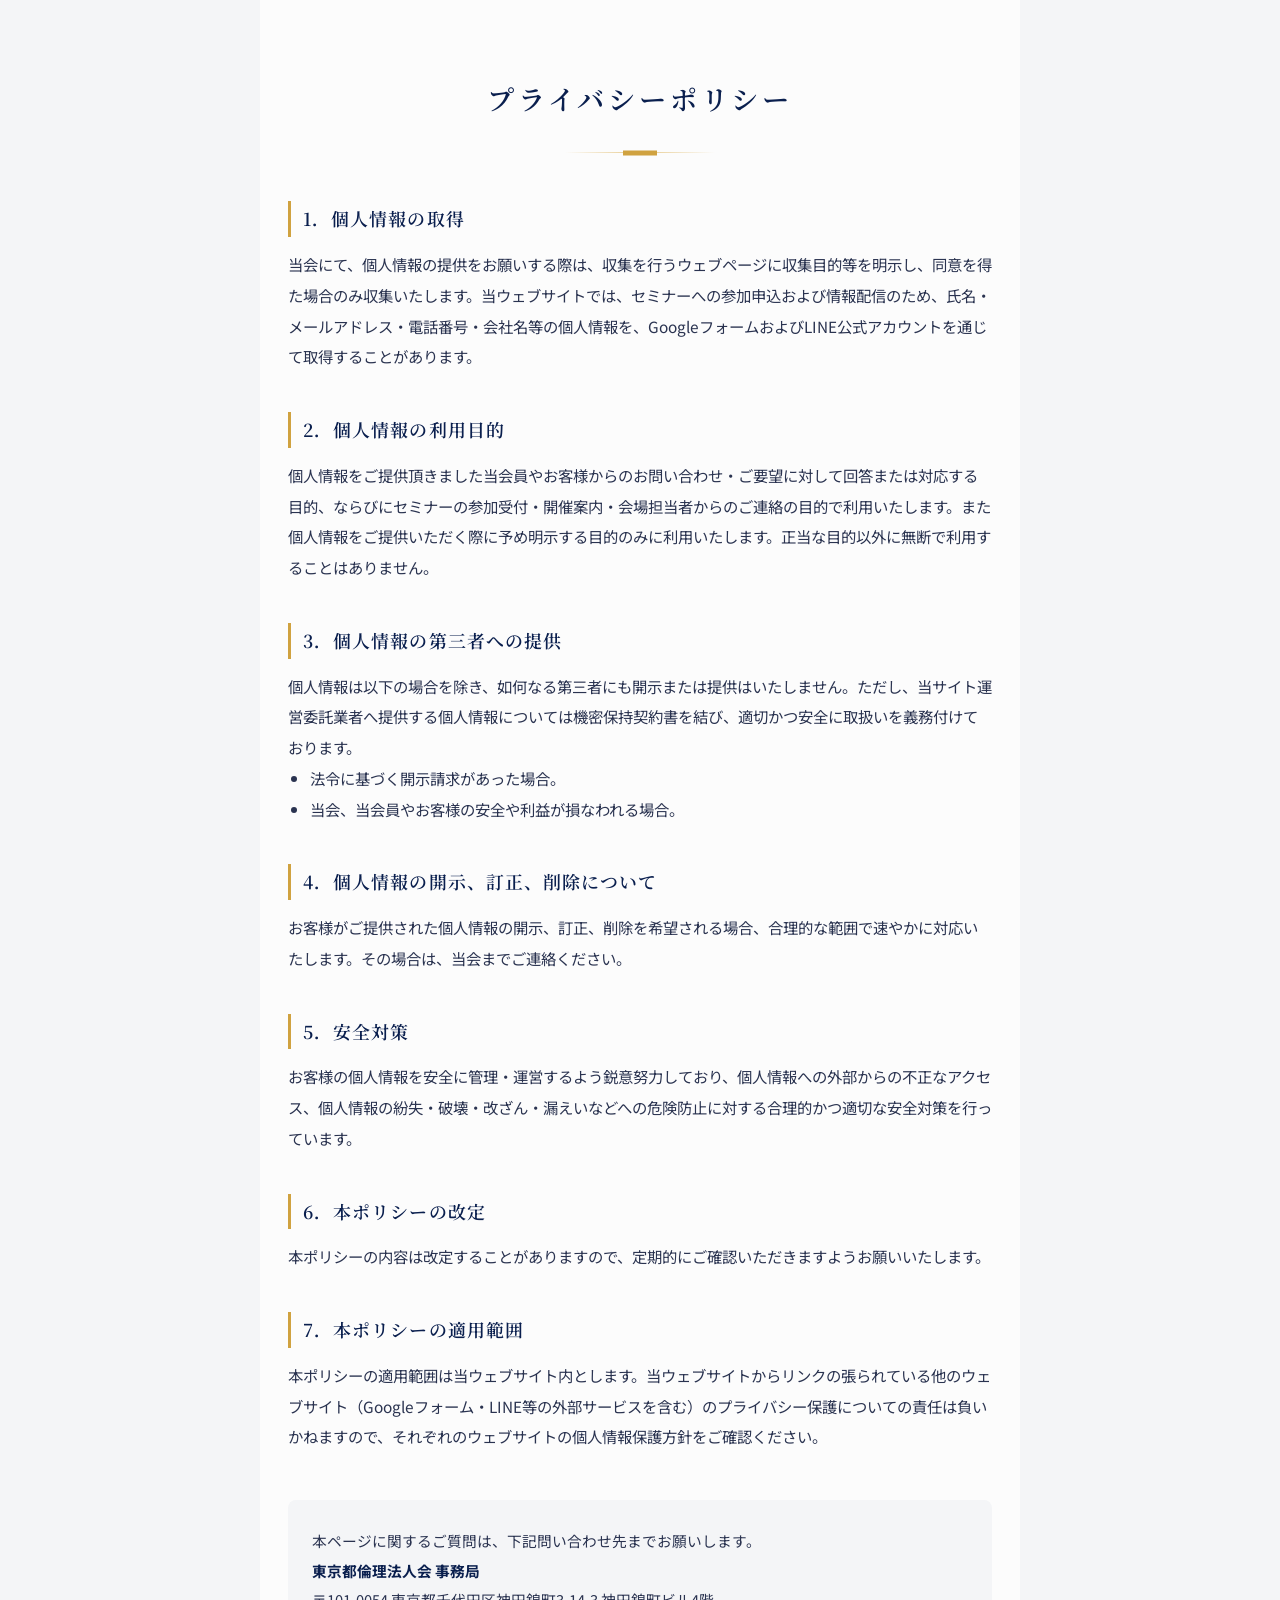
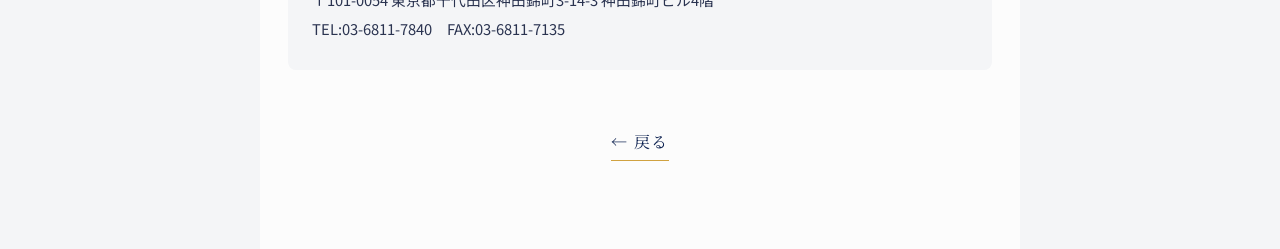
<file: privacy.html>
<!DOCTYPE html>
<html lang="ja">
<head>
<meta charset="UTF-8">
<meta name="viewport" content="width=device-width, initial-scale=1.0">
<meta name="robots" content="noindex, nofollow">
<title>プライバシーポリシー｜経営者のためのモーニングセミナー</title>
<link rel="preconnect" href="https://fonts.googleapis.com">
<link rel="preconnect" href="https://fonts.gstatic.com" crossorigin>
<link href="https://fonts.googleapis.com/css2?family=Noto+Sans+JP:wght@400;500;700&family=Noto+Serif+JP:wght@500;600;700&display=swap" rel="stylesheet">
<style>
  :root { --navy: #0a1f4e; --gold: #d0a240; --gold-soft: #e6c98a; }
  * { margin: 0; padding: 0; box-sizing: border-box; }
  body {
    font-family: "Noto Sans JP", sans-serif; color: #2a3350;
    background: #f4f5f7; line-height: 2; font-size: 16px;
    -webkit-font-smoothing: antialiased;
  }
  .doc {
    max-width: 760px; margin: 0 auto; background: #fcfcfc;
    padding: 72px 28px 88px; min-height: 100vh;
  }
  h1 {
    font-family: "Noto Serif JP", serif; font-weight: 600;
    font-size: 1.7rem; letter-spacing: 0.14em; color: var(--navy);
    text-align: center;
  }
  .divider {
    width: 150px; height: 1px; margin: 26px auto 48px; position: relative;
    background: linear-gradient(90deg, transparent, var(--gold-soft), transparent);
  }
  .divider::after {
    content: ""; position: absolute; left: 50%; top: 50%;
    width: 34px; height: 5px; transform: translate(-50%, -50%); background: var(--gold);
  }
  h2 {
    font-family: "Noto Serif JP", serif; font-weight: 600;
    font-size: 1.12rem; letter-spacing: 0.06em; color: var(--navy);
    border-left: 3px solid var(--gold); padding-left: 12px;
    margin: 40px 0 12px;
  }
  p, li { font-size: 0.96rem; }
  ul { padding-left: 1.4em; }
  .contact {
    margin-top: 48px; padding: 26px 24px; background: #f4f5f7; border-radius: 8px;
    font-size: 0.92rem;
  }
  .contact b { color: var(--navy); }
  .back {
    display: block; width: fit-content; margin: 56px auto 0;
    font-family: "Noto Serif JP", serif; color: var(--navy); text-decoration: none;
    border-bottom: 1px solid var(--gold); padding-bottom: 2px; letter-spacing: 0.08em;
  }
</style>
</head>
<body>
<div class="doc">
  <h1>プライバシーポリシー</h1>
  <div class="divider"></div>

  <h2>1．個人情報の取得</h2>
  <p>当会にて、個人情報の提供をお願いする際は、収集を行うウェブページに収集目的等を明示し、同意を得た場合のみ収集いたします。当ウェブサイトでは、セミナーへの参加申込および情報配信のため、氏名・メールアドレス・電話番号・会社名等の個人情報を、GoogleフォームおよびLINE公式アカウントを通じて取得することがあります。</p>

  <h2>2．個人情報の利用目的</h2>
  <p>個人情報をご提供頂きました当会員やお客様からのお問い合わせ・ご要望に対して回答または対応する目的、ならびにセミナーの参加受付・開催案内・会場担当者からのご連絡の目的で利用いたします。また個人情報をご提供いただく際に予め明示する目的のみに利用いたします。正当な目的以外に無断で利用することはありません。</p>

  <h2>3．個人情報の第三者への提供</h2>
  <p>個人情報は以下の場合を除き、如何なる第三者にも開示または提供はいたしません。ただし、当サイト運営委託業者へ提供する個人情報については機密保持契約書を結び、適切かつ安全に取扱いを義務付けております。</p>
  <ul>
    <li>法令に基づく開示請求があった場合。</li>
    <li>当会、当会員やお客様の安全や利益が損なわれる場合。</li>
  </ul>

  <h2>4．個人情報の開示、訂正、削除について</h2>
  <p>お客様がご提供された個人情報の開示、訂正、削除を希望される場合、合理的な範囲で速やかに対応いたします。その場合は、当会までご連絡ください。</p>

  <h2>5．安全対策</h2>
  <p>お客様の個人情報を安全に管理・運営するよう鋭意努力しており、個人情報への外部からの不正なアクセス、個人情報の紛失・破壊・改ざん・漏えいなどへの危険防止に対する合理的かつ適切な安全対策を行っています。</p>

  <h2>6．本ポリシーの改定</h2>
  <p>本ポリシーの内容は改定することがありますので、定期的にご確認いただきますようお願いいたします。</p>

  <h2>7．本ポリシーの適用範囲</h2>
  <p>本ポリシーの適用範囲は当ウェブサイト内とします。当ウェブサイトからリンクの張られている他のウェブサイト（Googleフォーム・LINE等の外部サービスを含む）のプライバシー保護についての責任は負いかねますので、それぞれのウェブサイトの個人情報保護方針をご確認ください。</p>

  <div class="contact">
    本ページに関するご質問は、下記問い合わせ先までお願いします。<br>
    <b>東京都倫理法人会 事務局</b><br>
    〒101-0054 東京都千代田区神田錦町3-14-3 神田錦町ビル4階<br>
    TEL:03-6811-7840　FAX:03-6811-7135
  </div>

  <a class="back" href="javascript:history.back()">← 戻る</a>
</div>
</body>
</html>
</file>
<file: line/css/style.css>
/* =========================================================
   LINE登録LP v4｜経営者のためのモーニングセミナー
   元デザイン画像から抽出したトークンで忠実に再現
   - ネイビー: #071c3a(背景) / #0a1f4e(見出し) / ボタン #0a2050→#03102e
   - ゴールド: #d0a240 基調 / ハイライト #f4d992 / 淡 #e6c98a
   - 明朝主体（本文・チェックリストまで serif）/ 大きな文字 / 広い余白
   A=権威性押し / B=朝押し（?fv=b）
   ========================================================= */

:root {
  --navy-text:   #0a1f4e;   /* 見出し・本文の紺 */
  --navy-bg:     #071c3a;   /* ネイビーセクション背景 */
  --navy-btn-1:  #0d2455;   /* ボタングラデ上 */
  --navy-btn-2:  #03102e;   /* ボタングラデ下 */
  --gold:        #d0a240;   /* 金 基調 */
  --gold-hi:     #f4d992;   /* 金 ハイライト */
  --gold-soft:   #e6c98a;   /* 金 淡 */
  --gold-rim:    #dfb968;   /* ボタン縁 */
  --ink-soft:    #56607a;   /* 補足文字 */
  --paper:       #fcfcfc;   /* パネル白 */
  --pale:        #f4f5f7;   /* 交互背景（無彩色寄り） */
  --line-grn:    #06c755;
  --card-line:   #ebedf1;
  --serif: "Noto Serif JP", serif;
  --sans:  "Noto Sans JP", -apple-system, BlinkMacSystemFont, sans-serif;
}

* { margin: 0; padding: 0; box-sizing: border-box; }
html { scroll-behavior: smooth; }

body {
  font-family: var(--serif);              /* 本文まで明朝が基調 */
  color: var(--navy-text);
  background: #e9ecf2;
  line-height: 2;
  font-size: 16px;
  -webkit-font-smoothing: antialiased;
}

.page {
  max-width: 640px;
  margin: 0 auto;
  background:
    radial-gradient(52% 22% at 100% 10%, rgba(208,162,64,0.05), transparent 65%),
    radial-gradient(46% 20% at 0% 48%, rgba(10,31,78,0.04), transparent 65%),
    var(--paper);
  box-shadow: 0 0 40px rgba(7,28,58,0.16);
  overflow: clip;
}

/* ---------- A/B表示制御 ---------- */
body.fv-a .only-b { display: none !important; }
body.fv-b .only-a { display: none !important; }
body.fv-a .only-b-inline { display: none; }
body.fv-b .only-a-inline { display: none; }

/* ---------- 汎用 ---------- */
.sec { padding: 96px 28px; }
.sec-pale { background: linear-gradient(180deg, var(--pale), #f0f1f4); }
.sec-navy {
  background:
    radial-gradient(70% 45% at 50% 0%, rgba(20,45,85,0.55), transparent 70%),
    var(--navy-bg);
  text-align: center;
}

.h2 {
  font-family: var(--serif); font-weight: 600;
  font-size: clamp(1.9rem, 7vw, 2.3rem);
  line-height: 1.62; letter-spacing: 0.1em;
  color: var(--navy-text); text-align: center;
}
.h2.light { color: #fff; }
.h2-sub {
  text-align: center; font-family: var(--sans);
  font-size: 0.9rem; color: var(--ink-soft);
  margin-top: 14px; letter-spacing: 0.06em;
}

.body { font-size: 1.05rem; color: var(--navy-text); line-height: 2.15; letter-spacing: 0.04em; }
.body.light { color: rgba(255,255,255,0.92); }
.body b { font-weight: 700; }
.body.light b { color: var(--gold-soft); }
.center { text-align: center; }
small { font-size: 0.7em; opacity: 0.75; }

/* 金の区切り（細線＋中央の太片） */
.divider {
  width: 150px; height: 1px; margin: 26px auto 34px;
  background: linear-gradient(90deg, transparent, var(--gold-soft), transparent);
  position: relative;
}
.divider::after {
  content: ""; position: absolute; left: 50%; top: 50%;
  width: 34px; height: 5px; transform: translate(-50%, -50%);
  background: var(--gold);
}

/* 金の筆ブラシ */
.gold-brush {
  width: min(80%, 380px); height: 12px; margin: 18px auto 26px;
  background: linear-gradient(90deg,
    rgba(208,162,64,0.25), var(--gold) 25%, var(--gold-hi) 55%, var(--gold-soft) 80%, rgba(208,162,64,0.2));
  border-radius: 60% 40% 55% 45% / 100% 85% 100% 85%;
  filter: blur(0.3px);
}

.sample-note {
  font-family: var(--sans);
  font-size: 0.72rem; color: #9aa3b5; margin-top: 16px; line-height: 1.7;
}
.sample-note.center { text-align: center; }

/* ---------- 写真 ---------- */
.ph {
  position: relative; overflow: hidden;
  background: linear-gradient(150deg, #d3dae5 0%, #b4bfd1 60%, #97a5bc 100%);
}
.ph img {
  position: absolute; inset: 0;
  width: 100%; height: 100%; object-fit: cover;
}
.ph.replace {
  display: flex; align-items: center; justify-content: center;
  background:
    radial-gradient(85% 55% at 50% 16%, rgba(208,162,64,0.18), transparent 62%),
    linear-gradient(160deg, #142a52 0%, var(--navy-bg) 55%, #04122a 100%);
}
.ph.replace::before {
  content: ""; position: absolute; inset: 12px;
  border: 1px dashed rgba(223,185,104,0.55); border-radius: 8px;
}
.replace-note {
  font-family: var(--sans);
  font-size: 0.76rem; color: rgba(255,255,255,0.85); text-align: center;
  letter-spacing: 0.08em; line-height: 2;
}
.ph-tag {
  position: absolute; left: 12px; bottom: 12px; z-index: 1;
  font-family: var(--sans); font-size: 0.62rem; letter-spacing: 0.06em;
  color: rgba(255,255,255,0.92); background: rgba(7,28,58,0.55);
  padding: 4px 10px; border-radius: 3px; line-height: 1.5;
}
.ph-tag.tr { left: auto; right: 12px; bottom: auto; top: 12px; }

/* ---------- CTAボタン（元デザインの艶ありネイビーピル） ---------- */
.cta-pair { display: flex; flex-direction: column; gap: 16px; margin-top: 34px; }

.btn-gold, .btn-line {
  position: relative;
  display: flex; align-items: center; justify-content: center; gap: 12px;
  width: 100%; max-width: 500px; margin: 0 auto;
  padding: 22px 28px;
  font-family: var(--serif); font-weight: 700;
  font-size: 1.22rem; letter-spacing: 0.06em;
  color: #fff; text-decoration: none;
  background: linear-gradient(180deg, var(--navy-btn-1) 0%, #081736 55%, var(--navy-btn-2) 100%);
  border: 1px solid var(--gold-rim);
  border-radius: 999px;
  box-shadow:
    0 0 0 3px rgba(223,185,104,0.28),
    0 14px 30px rgba(7,28,58,0.35);
  transition: transform 0.16s ease, box-shadow 0.16s ease;
  overflow: hidden;
}
.btn-gold::before, .btn-line::before {
  /* 上部の艶 */
  content: ""; position: absolute; left: 8%; right: 8%; top: 4px; height: 42%;
  background: linear-gradient(180deg, rgba(255,255,255,0.22), rgba(255,255,255,0));
  border-radius: 999px;
  pointer-events: none;
}
.btn-gold:hover, .btn-line:hover {
  transform: translateY(-2px);
  box-shadow: 0 0 0 3px rgba(223,185,104,0.4), 0 18px 34px rgba(7,28,58,0.42);
}
.btn-gold .chev, .btn-line .chev { color: var(--gold-hi); font-size: 1.2em; line-height: 1; }
.btn-line small { font-size: 0.78em; font-weight: 500; }
.line-badge {
  flex-shrink: 0; display: inline-flex; align-items: center; justify-content: center;
  width: 42px; height: 42px; border-radius: 11px;
  background: var(--line-grn); color: #fff;
  font-family: var(--sans); font-weight: 700; font-size: 0.7rem;
}
.btn-gold.slim, .btn-line.slim { padding: 14px 16px; font-size: 1rem; margin: 0; box-shadow: 0 0 0 2px rgba(223,185,104,0.25), 0 8px 18px rgba(7,28,58,0.3); }
.btn-line.slim .line-badge { width: 30px; height: 30px; border-radius: 8px; font-size: 0.56rem; }

.fv-target {
  text-align: center;
  font-family: var(--serif); font-size: 0.95rem; color: var(--navy-text);
  letter-spacing: 0.06em; margin-top: 30px;
}

/* ---------- ブランドヘッダー ---------- */
.brand {
  padding: 22px 16px 0; text-align: center;
  font-family: var(--serif); font-weight: 600;
  font-size: 0.72rem; letter-spacing: 0.32em; text-indent: 0.32em;
  color: rgba(10,31,78,0.62);
}
.brand::after {
  content: ""; display: block; width: 28px; height: 1px;
  background: var(--gold); margin: 12px auto 0;
}

/* =========================================================
   FV Aパターン（権威性押し）※縦1カラム
   ========================================================= */
.fva { padding: 44px 28px 84px; }
.fva-title {
  font-family: var(--serif); font-weight: 700; text-align: center;
  font-size: clamp(1.72rem, 7.6vw, 2.35rem);
  line-height: 1.66; letter-spacing: 0.04em; color: var(--navy-text);
}
.fva-title em { font-style: normal; color: var(--gold); font-size: 1.12em; }
.fva-person { margin-top: 38px; }
.person-photo { aspect-ratio: 4 / 5; border-radius: 10px; }
.fva-person figcaption { margin-top: 18px; text-align: center; }
.person-name {
  font-family: var(--serif); font-weight: 700; font-size: 1.18rem; color: var(--navy-text);
  line-height: 1.6; letter-spacing: 0.1em;
}
.person-name small { display: block; font-family: var(--sans); font-weight: 400; font-size: 0.6rem; color: var(--ink-soft); letter-spacing: 0.04em; margin-top: 4px; }
.person-fact {
  margin-top: 12px; font-size: 0.95rem; color: var(--navy-text); line-height: 1.9; letter-spacing: 0.04em;
}
.person-fact::before {
  content: ""; display: block; width: 34px; height: 2px;
  background: var(--gold); margin: 0 auto 12px;
}
.person-fact small { display: block; font-family: var(--sans); font-size: 0.6rem; color: var(--ink-soft); letter-spacing: 0.04em; margin-top: 2px; }

.fva-sub {
  margin-top: 40px; text-align: center;
  font-family: var(--serif); font-weight: 600;
  font-size: 1.34rem; line-height: 2; color: var(--navy-text);
  letter-spacing: 0.08em;
}

/* =========================================================
   FV Bパターン（朝押し）: 写真＋白パネル（曲線で重なる）
   ========================================================= */
.fvb-photo { height: 460px; }
.fvb-body {
  position: relative;
  margin-top: -64px;
  padding: 84px 28px 72px;
}
.fvb-body::before {
  content: ""; position: absolute; inset: 0; z-index: -1;
  background: var(--paper);
  border-radius: 55% 45% 0 0 / 64px 64px 0 0;
}
.fvb-title {
  font-family: var(--serif); font-weight: 700;
  font-size: clamp(2.5rem, 10.5vw, 3.4rem);
  line-height: 1.42; letter-spacing: 0.03em;
  color: var(--navy-text); text-align: center;
}
.fvb-turn { color: var(--gold); }
.fvb-sub {
  margin-top: 26px; text-align: center;
  font-family: var(--serif);
  font-size: 1.02rem; color: var(--navy-text); line-height: 2.1;
  letter-spacing: 0.04em;
}

/* ---------- チェックリスト（明朝・大きめ・薄枠カード） ---------- */
.checks { list-style: none; margin-top: 6px; }
.checks li {
  display: flex; align-items: flex-start; gap: 18px;
  background: #fff; border: 1px solid var(--card-line); border-radius: 10px;
  padding: 26px 26px; margin-bottom: 18px;
  box-shadow: 0 2px 12px rgba(7,28,58,0.04);
}
.checks p {
  font-family: var(--serif);
  font-size: 1.22rem; line-height: 1.9; color: var(--navy-text);
  letter-spacing: 0.03em;
  border-left: 1px solid var(--card-line); padding-left: 18px;
}
.checks b { font-weight: 700; }
.ck {
  flex-shrink: 0; width: 40px; height: 40px; border-radius: 50%;
  border: 1.5px solid var(--gold); position: relative; margin-top: 4px; background: #fff;
}
.ck::after {
  content: ""; position: absolute; left: 12px; top: 8px;
  width: 11px; height: 17px;
  border-right: 2.5px solid var(--navy-text); border-bottom: 2.5px solid var(--navy-text);
  transform: rotate(40deg);
}

/* ---------- A: 会長の言葉 ---------- */
.quote-mark {
  font-family: var(--serif); font-size: 5rem; line-height: 0.6;
  color: var(--gold); margin-bottom: 14px;
}
.big-quote {
  font-family: var(--serif); font-weight: 600;
  font-size: clamp(1.7rem, 6.6vw, 2.1rem);
  line-height: 1.9; letter-spacing: 0.06em; color: #fff;
  margin-bottom: 20px;
}
.quote-by {
  font-family: var(--sans);
  font-size: 0.78rem; color: rgba(255,255,255,0.6); margin-bottom: 34px;
}
.fact-chips { display: flex; flex-direction: column; gap: 12px; margin-top: 36px; align-items: center; }
.chip {
  display: inline-block; padding: 12px 30px;
  border: 1px solid var(--gold-soft); border-radius: 999px;
  color: var(--gold-soft); font-family: var(--serif); font-weight: 600;
  font-size: 1.02rem; letter-spacing: 0.06em;
}
.chip small { font-family: var(--sans); font-size: 0.64em; }

/* ---------- A: 参加企業 ---------- */
.company-strip { display: flex; flex-direction: column; gap: 14px; margin-top: 30px; }
.company {
  background: #fff; border: 1px solid var(--card-line); border-radius: 10px;
  padding: 22px 22px; text-align: center;
  font-family: var(--serif); font-weight: 600; font-size: 1.3rem;
  letter-spacing: 0.1em; color: var(--navy-text);
  box-shadow: 0 2px 12px rgba(7,28,58,0.04);
}
.company small { display: block; font-family: var(--sans); font-size: 0.58em; letter-spacing: 0.04em; color: var(--ink-soft); }
.assure {
  margin-top: 32px; text-align: center;
  font-family: var(--serif);
  font-size: 1.02rem; color: var(--navy-text); line-height: 2.1; letter-spacing: 0.04em;
  border-top: 1px solid var(--card-line); padding-top: 26px;
}
.assure b { font-weight: 700; }

/* ---------- B: 未体験ゾーン ---------- */
.navy-lead {
  font-family: var(--serif); font-weight: 600;
  font-size: 1.34rem; letter-spacing: 0.06em;
  color: var(--gold-soft); line-height: 1.9; margin: 18px 0 28px;
}
.navy-punch {
  margin-top: 30px;
  font-family: var(--serif); font-weight: 600;
  font-size: 1.42rem; letter-spacing: 0.05em;
  color: #fff; line-height: 1.95;
}
.navy-punch b { color: var(--gold-soft); font-weight: 700; }

/* ---------- B: 朝がいい理由 ---------- */
.reason {
  background: #fff; border: 1px solid var(--card-line); border-radius: 10px;
  padding: 32px 28px; margin-top: 18px; text-align: center;
  box-shadow: 0 2px 12px rgba(7,28,58,0.04);
}
.reason h3 {
  font-family: var(--serif); font-weight: 600; font-size: 1.4rem;
  letter-spacing: 0.06em; color: var(--navy-text); margin-bottom: 8px;
}
.reason p { font-family: var(--serif); font-size: 1rem; color: var(--navy-text); opacity: 0.85; }

/* ---------- 場の紹介 ---------- */
.place-photo { height: 320px; border-radius: 8px; margin-bottom: 30px; }
.triple-none {
  text-align: center; margin-top: 24px;
  font-family: var(--serif); font-weight: 600;
  font-size: 1.4rem; letter-spacing: 0.08em; color: var(--navy-text);
}
.triple-none b { color: var(--gold); font-weight: 700; }
.sec .only-b.body { margin-top: 20px; font-size: 0.9rem; opacity: 0.85; }

/* ---------- インタビュー ---------- */
.iv-card {
  background: #fff; border: 1px solid var(--card-line); border-radius: 12px;
  overflow: hidden; margin-top: 30px;
  box-shadow: 0 6px 22px rgba(7,28,58,0.06);
}
.iv-photo { height: 250px; }
.iv-photo img { object-position: center 30%; }
.iv-role {
  font-family: var(--sans);
  font-size: 0.78rem; color: var(--ink-soft); letter-spacing: 0.12em;
  padding: 22px 26px 0;
}
.iv-quote {
  font-family: var(--serif); font-weight: 700;
  font-size: 1.32rem; line-height: 1.8; letter-spacing: 0.02em;
  color: var(--navy-text); padding: 8px 26px 18px;
}
.iv-steps { padding: 0 26px 28px; }
.iv-steps > div {
  padding: 15px 0 16px; border-top: 1px solid #eef0f4;
}
.iv-steps dt {
  font-family: var(--serif); font-weight: 600; font-size: 0.82rem;
  letter-spacing: 0.2em; color: #c2a26a; margin-bottom: 5px;
}
.iv-steps dd {
  font-family: var(--sans);
  font-size: 0.94rem; line-height: 1.85; color: #3c4763;
}

/* ---------- 入り口はふたつ ---------- */
.door {
  background: #fff; border: 1px solid var(--card-line); border-radius: 12px;
  padding: 36px 26px; margin-top: 24px; text-align: center;
  box-shadow: 0 4px 18px rgba(7,28,58,0.05);
}
.door-label {
  display: inline-block;
  font-family: var(--serif); font-weight: 600; font-size: 1.26rem;
  letter-spacing: 0.08em; color: var(--navy-text);
  border-bottom: 2px solid var(--gold-soft); padding-bottom: 8px; margin-bottom: 18px;
}
.door-text {
  font-family: var(--serif);
  font-size: 1rem; color: var(--navy-text); line-height: 2.05;
  letter-spacing: 0.03em; margin-bottom: 24px;
}
.door-text b { font-weight: 700; }

/* ---------- 締め ---------- */
.closing {
  text-align: center; padding-top: 104px; padding-bottom: 104px;
  background:
    radial-gradient(75% 50% at 50% 100%, rgba(230,201,138,0.22), transparent 72%),
    linear-gradient(180deg, #fefefe, #eaedf2);
}
.closing-line {
  font-family: var(--serif); font-weight: 600;
  font-size: clamp(1.55rem, 6.4vw, 2rem);
  line-height: 2; letter-spacing: 0.06em; color: var(--navy-text);
}
.closing-line b { font-weight: 700; }

/* ---------- フッター ---------- */
.foot {
  background: var(--navy-bg); color: rgba(255,255,255,0.5);
  text-align: center; font-family: var(--serif);
  font-size: 0.8rem; letter-spacing: 0.18em;
  padding: 30px 20px 112px;
}

/* ---------- 追従CTA ---------- */
.sticky-cta {
  position: fixed; left: 0; right: 0; bottom: 0; z-index: 50;
  padding: 10px 14px calc(10px + env(safe-area-inset-bottom));
  background: rgba(252,252,252,0.94); backdrop-filter: blur(8px);
  box-shadow: 0 -6px 24px rgba(7,28,58,0.15);
  transform: translateY(110%); transition: transform 0.3s ease;
}
.sticky-cta.show { transform: translateY(0); }
.sticky-pair {
  display: grid; grid-template-columns: 1fr 1.2fr; gap: 10px;
  max-width: 640px; margin: 0 auto;
}

/* ---------- レスポンシブ ---------- */
@media (max-width: 420px) {
  .sec { padding: 78px 22px; }
  .fva { padding: 38px 22px 68px; }
  .fva-sub { font-size: 1.18rem; }
  .checks p { font-size: 1.08rem; }
  .fvb-photo { height: 400px; }
  .btn-gold, .btn-line { font-size: 1.04rem; padding: 18px 16px; gap: 8px; }
  .btn-line small { display: none; }
  .line-badge { width: 34px; height: 34px; font-size: 0.6rem; }
  .closing-line { font-size: 1.48rem; }
  .navy-punch { font-size: 1.34rem; }
  .big-quote { font-size: 1.62rem; }
}

/* =========================================================
   v6 追記（v4文言対応: LINE単独CTA・受け取れるもの）
   ========================================================= */

/* FVのCTA直前の一言 */
.pre-cta {
  text-align: center;
  font-family: var(--serif); font-weight: 600;
  font-size: 1.06rem; letter-spacing: 0.05em;
  color: var(--navy-text);
  margin: 26px 0 16px;
}

/* LINEで受け取れるもの（チェックと同系のリスト） */
.receive { list-style: none; margin-top: 6px; }
.receive li {
  display: flex; align-items: flex-start; gap: 18px;
  background: #fff; border: 1px solid var(--card-line); border-radius: 10px;
  padding: 24px 24px; margin-bottom: 16px;
  box-shadow: 0 2px 12px rgba(7,28,58,0.04);
}
.receive p {
  font-family: var(--serif);
  font-size: 1.16rem; line-height: 1.9; color: var(--navy-text);
  letter-spacing: 0.03em;
  border-left: 1px solid var(--card-line); padding-left: 18px;
}
.receive b { font-weight: 700; }

/* 安心の一言（LINEセクション用・中央寄せ） */
#line-register .assure {
  border-top: none; padding-top: 0;
  margin: 26px 0 26px;
}
#line-register .btn-line { margin-top: 6px; }

/* 追従CTA（単独ボタン） */
.sticky-cta .btn-line.slim { max-width: 560px; margin: 0 auto; width: 100%; }

@media (max-width: 420px) {
  .receive p { font-size: 1.04rem; }
}

/* SP専用改行 */
br.sp { display: none; }
@media (max-width: 480px) { br.sp { display: inline; } }

/* =========================================================
   v7｜FVオーバーレイ化・文字拡大・レスポンシブ・フッターリンク
   ========================================================= */

/* ---------- 文字を全体的に大きく ---------- */
body { font-size: 17px; }
.body { font-size: 1.14rem; }
.h2 { font-size: clamp(2.05rem, 7.6vw, 2.6rem); }
.h2-sub { font-size: 0.98rem; }
.checks p { font-size: 1.3rem; }
.receive p { font-size: 1.26rem; }
.reason h3 { font-size: 1.5rem; }
.reason p { font-size: 1.08rem; }
.iv-quote { font-size: 1.4rem; }
.iv-steps dd { font-size: 1.02rem; }
.iv-role { font-size: 0.86rem; }
.navy-lead { font-size: 1.44rem; }
.navy-punch { font-size: 1.52rem; }
.big-quote { font-size: clamp(1.8rem, 7vw, 2.3rem); }
.triple-none { font-size: 1.5rem; }
.closing-line { font-size: clamp(1.7rem, 7vw, 2.2rem); }
.fv-target { font-size: 1.04rem; }
.pre-cta { font-size: 1.16rem; }
.btn-gold, .btn-line { font-size: 1.28rem; }
.sample-note { font-size: 0.78rem; }

/* ---------- FV: 画像を背景にして文字を上に ---------- */
.fvb { position: relative; min-height: 94vh; display: flex; flex-direction: column; justify-content: flex-end; }
.fvb-photo { position: absolute; inset: 0; height: auto; }
.fvb-photo::after {
  /* 可読性のためのオーバーレイ（下ほど濃い紺） */
  content: ""; position: absolute; inset: 0;
  background: linear-gradient(180deg,
    rgba(7,28,58,0.30) 0%,
    rgba(7,28,58,0.42) 42%,
    rgba(7,28,58,0.82) 78%,
    rgba(6,22,46,0.94) 100%);
}
.fvb-body { position: relative; margin-top: 0; padding: 96px 26px 64px; }
.fvb-body::before { display: none; }
.fvb-title {
  color: #fff;
  font-size: clamp(2.7rem, 11.5vw, 3.7rem);
  text-shadow: 0 2px 22px rgba(4,14,32,0.55);
}
.fvb-turn { color: var(--gold-hi); }
.fvb-sub { color: rgba(255,255,255,0.94); font-size: 1.16rem; text-shadow: 0 1px 14px rgba(4,14,32,0.5); }
.fvb .fv-target { color: rgba(255,255,255,0.85); }
.fvb .pre-cta { color: #fff; }
.fvb .ph-tag.tr { top: 76px; }

/* ブランドヘッダーをFVの上に重ねる */
.brand { position: absolute; left: 0; right: 0; top: 0; z-index: 5; color: rgba(255,255,255,0.85); padding-top: 26px; }
.brand::after { background: var(--gold-soft); }
.page { position: relative; }

/* ---------- フッターリンク ---------- */
.foot-links { margin-top: 16px; display: flex; flex-direction: column; gap: 10px; }
.foot-links a {
  color: rgba(255,255,255,0.72); text-decoration: none;
  font-family: var(--sans); font-size: 0.8rem; letter-spacing: 0.08em;
}
.foot-links a:hover { color: var(--gold-soft); }

/* ---------- レスポンシブ（PC） ---------- */
@media (min-width: 900px) {
  .page { max-width: none; box-shadow: none; }
  .sec { padding: 120px 40px; }
  .sec > * { max-width: 720px; margin-left: auto; margin-right: auto; }
  .sec > .divider { margin-left: auto; margin-right: auto; }

  .fvb { min-height: 88vh; }
  .fvb-photo img { object-position: center 30%; }
  .fvb-body { max-width: 880px; margin: 0 auto; width: 100%; text-align: center; }
  .fvb-title { font-size: 4.2rem; }
  .fvb-sub br { display: none; }
  .fvb .btn-line { max-width: 520px; }

  .checks { max-width: 960px; display: grid; grid-template-columns: 1fr 1fr; gap: 20px; }
  .checks li { margin-bottom: 0; }

  .reason-grid { max-width: 1080px; display: grid; grid-template-columns: repeat(3, 1fr); gap: 24px; }
  .reason { margin-top: 0; }

  .iv-grid { max-width: 1120px; display: grid; grid-template-columns: repeat(3, 1fr); gap: 26px; align-items: start; }
  .iv-card { margin-top: 0; }
  .iv-quote { font-size: 1.22rem; }

  .receive { max-width: 760px; }
  .place-photo { max-width: 880px; height: 420px; }

  .foot-links { flex-direction: row; justify-content: center; gap: 34px; }
}

/* v7.1 FV微調整（375px幅の折返し対策） */
.fvb-title { font-size: clamp(2.35rem, 10.4vw, 3.7rem); }
.fvb-turn { white-space: nowrap; font-size: 0.94em; }
.fvb .fv-target { max-width: 21em; margin-left: auto; margin-right: auto; }

/* v9｜FVメッセージ変更（明日の朝、60分だけ。） */
.fvb-ask {
  margin-top: 18px; text-align: center;
  font-family: var(--serif); font-weight: 600;
  font-size: clamp(1.42rem, 5.8vw, 1.9rem);
  line-height: 1.9; letter-spacing: 0.05em;
  color: #fff; text-shadow: 0 2px 18px rgba(4,14,32,0.55);
}
#line-register .receive { margin-bottom: 30px; }

/* =========================================================
   v10｜人間力・信用資産コンセプト（2026-08-25会議反映）
   ========================================================= */

/* 実践リスト（信用資産） */
.practice {
  list-style: none;
  display: flex; flex-wrap: wrap; justify-content: center; gap: 12px;
  margin: 30px auto; max-width: 480px;
}
.practice li {
  font-family: var(--serif); font-weight: 600;
  font-size: 1.04rem; letter-spacing: 0.06em;
  color: var(--navy-text);
  border: 1px solid var(--gold-soft); border-radius: 999px;
  padding: 10px 22px; background: #fff;
}

/* 実例エピソード */
.episode {
  margin: 34px auto 0; max-width: 560px;
  background: var(--pale);
  border-left: 3px solid var(--gold);
  border-radius: 0 8px 8px 0;
  padding: 26px 26px;
  font-family: var(--serif);
  font-size: 1.02rem; line-height: 2.1; letter-spacing: 0.03em;
  color: var(--navy-text);
}

/* アイツコピー */
.aitsu {
  margin-top: 36px; text-align: center;
  font-family: var(--serif); font-weight: 600;
  font-size: clamp(1.4rem, 5.6vw, 1.8rem);
  line-height: 1.95; letter-spacing: 0.04em;
  color: var(--navy-text);
}
.aitsu b { font-weight: 700; border-bottom: 3px solid var(--gold-soft); padding-bottom: 4px; }

@media (min-width: 900px) {
  .practice { max-width: 640px; }
  .episode { max-width: 640px; }
}

/* v10.1 FVタイトルの折返し調整（「AIにはできない、」を1行に） */
.fvb-title { font-size: clamp(1.95rem, 9vw, 3.4rem); letter-spacing: 0.02em; }

/* =========================================================
   v11｜参加者の声＝引用カード形式（インタビューカードを置換）
   ========================================================= */
.voice-grid { margin-top: 8px; }
.voice {
  position: relative;
  background: #fff; border: 1px solid var(--card-line); border-radius: 12px;
  padding: 44px 28px 26px; margin-top: 26px;
  box-shadow: 0 6px 20px rgba(7,28,58,0.06);
}
.voice-mark {
  position: absolute; top: 8px; left: 22px;
  font-family: var(--serif); font-size: 3.6rem; color: var(--gold); line-height: 1;
}
.voice p {
  font-family: var(--serif); font-weight: 600;
  font-size: 1.16rem; line-height: 2; letter-spacing: 0.02em;
  color: var(--navy-text);
  border-left: 2px solid var(--gold-soft); padding-left: 18px;
}
.voice footer {
  margin-top: 16px; font-family: var(--sans);
  font-size: 0.86rem; color: var(--ink-soft); letter-spacing: 0.04em;
}
@media (min-width: 900px) {
  .voice-grid { max-width: 1120px; display: grid; grid-template-columns: repeat(3, 1fr); gap: 24px; align-items: stretch; }
  .voice { margin-top: 0; }
  .voice p { font-size: 1.06rem; }
}

/* =========================================================
   v12｜ビジュアル素材の組み込み（写真バンド・対比・アイコン・モック・締め背景）
   ========================================================= */
/* 和紙テクスチャ（淡色セクションに極薄で） */
.sec-pale { position: relative; }
.sec-pale::before {
  content: ""; position: absolute; inset: 0; pointer-events: none; opacity: 0.35;
  background-image: url("data:image/svg+xml,%3Csvg xmlns='http://www.w3.org/2000/svg' width='240' height='240'%3E%3Cfilter id='n'%3E%3CfeTurbulence type='fractalNoise' baseFrequency='0.9' numOctaves='2' stitchTiles='stitch'/%3E%3CfeColorMatrix values='0 0 0 0 0.04 0 0 0 0 0.12 0 0 0 0 0.3 0 0 0 0.06 0'/%3E%3C/filter%3E%3Crect width='240' height='240' filter='url(%23n)'/%3E%3C/svg%3E");
}
.sec-pale > * { position: relative; }

/* 1. セクション冒頭の写真バンド */
.sec.has-photo { padding-top: 0; }
.sec-photo { height: 240px; margin: 0 -28px 56px; }
.sec-photo img { object-position: center 40%; }

/* 2. 置き換わるもの／残るもの */
.contrast {
  display: grid; grid-template-columns: 1fr 1fr; gap: 0;
  margin: 38px auto 0; max-width: 520px;
  border: 1px solid rgba(230,201,138,0.35); border-radius: 12px; overflow: hidden;
}
.contrast-col { padding: 22px 10px 24px; }
.contrast-col.fade { background: rgba(255,255,255,0.04); }
.contrast-col.keep { background: rgba(208,162,64,0.12); border-left: 1px solid rgba(230,201,138,0.35); }
.contrast-label {
  font-family: var(--serif); font-weight: 600; font-size: 0.92rem; letter-spacing: 0.14em;
  color: rgba(255,255,255,0.7); margin-bottom: 14px;
}
.contrast-col.keep .contrast-label { color: var(--gold-soft); }
.contrast ul { list-style: none; display: flex; flex-direction: column; gap: 12px; }
.contrast li { display: flex; align-items: center; justify-content: center; gap: 10px; }
.contrast li i {
  display: inline-flex; width: 42px; height: 42px; border-radius: 50%; flex-shrink: 0;
  align-items: center; justify-content: center;
}
.contrast li svg { width: 22px; height: 22px; }
.contrast li span { font-family: var(--serif); font-size: 0.98rem; letter-spacing: 0.04em; min-width: 5.2em; text-align: left; }
.contrast-col.fade li { color: rgba(255,255,255,0.45); }
.contrast-col.fade li i { border: 1px dashed rgba(255,255,255,0.35); }
.contrast-col.fade li span { text-decoration: line-through; text-decoration-color: rgba(255,255,255,0.35); text-decoration-thickness: 1px; }
.contrast-col.keep li { color: #fff; }
.contrast-col.keep li i { border: 1px solid var(--gold-soft); color: var(--gold-hi); background: rgba(7,28,58,0.35); box-shadow: 0 0 0 4px rgba(208,162,64,0.12); }

/* 3. 実践6項目アイコンタイル */
.practice { display: grid; grid-template-columns: repeat(3, 1fr); gap: 12px; max-width: 520px; margin: 34px auto; }
.practice li {
  display: flex; flex-direction: column; align-items: center; gap: 10px;
  border: 1px solid var(--card-line); border-radius: 12px; padding: 18px 6px 14px;
  font-size: 0.92rem; letter-spacing: 0.02em; line-height: 1.5; text-align: center;
  box-shadow: 0 2px 12px rgba(7,28,58,0.04);
}
.practice li i {
  display: inline-flex; width: 52px; height: 52px; border-radius: 50%;
  align-items: center; justify-content: center; color: var(--gold);
  border: 1px solid var(--gold-soft); background: linear-gradient(180deg, #fff, #fbf6ea);
}
.practice li svg { width: 26px; height: 26px; }

/* 4. 朝がいい理由アイコン */
.reason-icon {
  display: inline-flex; width: 56px; height: 56px; border-radius: 50%; margin-bottom: 14px;
  align-items: center; justify-content: center; color: var(--gold);
  border: 1px solid var(--gold-soft); background: linear-gradient(180deg, #fff, #fbf6ea);
}
.reason-icon svg { width: 28px; height: 28px; }

/* 5. 声の業種アバター */
.voice { padding-right: 84px; }
.voice-avatar {
  position: absolute; top: 18px; right: 18px;
  display: inline-flex; width: 50px; height: 50px; border-radius: 50%;
  align-items: center; justify-content: center; color: var(--navy-text);
  border: 1px solid var(--gold-soft); background: linear-gradient(180deg, #fff, #f6f1e4);
}
.voice-avatar svg { width: 24px; height: 24px; }

/* 6. LINEトーク画面モック */
.line-mock { display: flex; justify-content: center; margin: 6px 0 30px; }
.lm-phone {
  width: 300px; border-radius: 30px; padding: 12px; background: #0e1730;
  box-shadow: 0 22px 44px rgba(7,28,58,0.32), inset 0 0 0 2px rgba(255,255,255,0.08);
  font-family: var(--sans);
}
.lm-head {
  display: flex; align-items: center; gap: 10px; padding: 12px 14px 10px;
  background: #fff; border-radius: 20px 20px 0 0; border-bottom: 1px solid #edf0f4;
}
.lm-avatar {
  width: 30px; height: 30px; border-radius: 50%; flex-shrink: 0;
  display: inline-flex; align-items: center; justify-content: center;
  background: var(--navy-text); color: var(--gold-hi); font-family: var(--serif); font-weight: 700; font-size: 0.86rem;
}
.lm-name { font-size: 0.74rem; font-weight: 700; color: #222; letter-spacing: 0.02em; }
.lm-body { background: #8ca9d6; padding: 14px 12px 16px; border-radius: 0 0 20px 20px; display: flex; flex-direction: column; gap: 10px; }
.lm-msg {
  align-self: flex-start; max-width: 88%;
  background: #fff; border-radius: 14px 14px 14px 4px; padding: 10px 12px;
  font-size: 0.78rem; line-height: 1.7; color: #222;
}
.lm-card { align-self: flex-start; width: 88%; background: #fff; border-radius: 14px; padding: 12px 12px 12px; }
.lm-card-title { font-family: var(--serif); font-weight: 700; font-size: 0.86rem; color: var(--navy-text); border-bottom: 1px solid #edf0f4; padding-bottom: 6px; margin-bottom: 8px; }
.lm-card ul { list-style: none; display: flex; flex-direction: column; gap: 6px; margin-bottom: 10px; }
.lm-card li { display: flex; align-items: center; gap: 8px; font-size: 0.8rem; color: #222; font-variant-numeric: tabular-nums; }
.lm-card li b { width: 22px; height: 22px; border-radius: 50%; background: var(--navy-text); color: #fff; font-size: 0.68rem; display: inline-flex; align-items: center; justify-content: center; font-weight: 600; }
.lm-card li span { color: #56607a; }
.lm-btn {
  display: block; text-align: center; font-size: 0.78rem; font-weight: 700; color: var(--navy-text);
  border: 1px solid var(--navy-text); border-radius: 8px; padding: 7px 0;
}

/* 7. 締め：朝の街を背景に */
.closing-dark { position: relative; overflow: hidden; }
.closing-photo { position: absolute; inset: 0; }
.closing-photo::after {
  content: ""; position: absolute; inset: 0;
  background: linear-gradient(180deg, rgba(7,28,58,0.72), rgba(7,28,58,0.58) 55%, rgba(7,28,58,0.8));
}
.closing-dark > *:not(.closing-photo) { position: relative; z-index: 1; }
.closing-dark .closing-line { color: #fff; text-shadow: 0 2px 14px rgba(0,0,0,0.35); }
.closing-dark .closing-line b { color: var(--gold-hi); }

@media (min-width: 900px) {
  .sec-photo { height: 340px; margin: 0 -40px 64px; }
  .contrast { max-width: 640px; }
  .contrast li span { font-size: 1.04rem; }
  .practice { max-width: 640px; gap: 16px; }
  .practice li { font-size: 1rem; padding: 22px 8px 18px; }
  .line-two { max-width: 1000px; display: grid; grid-template-columns: 320px 1fr; gap: 44px; align-items: center; }
  .line-two .line-mock { margin: 0; }
  .line-two .receive { margin-top: 0; }
}
/* v12.1 実践タイル: スマホ2列→600px以上で3列 */
.practice { grid-template-columns: repeat(2, minmax(0, 1fr)); }
@media (min-width: 600px) { .practice { grid-template-columns: repeat(3, minmax(0, 1fr)); } }
/* v12.2 420px以下はセクション余白22pxに合わせて写真バンドを全幅に */
@media (max-width: 420px) { .sec-photo { margin-left: -22px; margin-right: -22px; } }
/* v12.3 写真バンドはデスクトップの max-width:720px 制限を外して全幅に */
.sec > .sec-photo { max-width: none; }
</file>
<file: seminar/css/style.css>
/* =========================================================
   セミナー申込用LP｜経営者のためのモーニングセミナー
   デザイン基調: 白×ネイビー×ゴールド / 明朝見出し / 縦1カラム
   ========================================================= */

:root {
  --navy:      #1b2a52;
  --navy-deep: #14203f;
  --ink:       #232b3f;
  --ink-soft:  #4c5568;
  --gold:      #b8934a;
  --gold-soft: #cfae6b;
  --paper:     #ffffff;
  --pale:      #f4f6fa;
  --serif: "Noto Serif JP", serif;
  --sans:  "Noto Sans JP", -apple-system, BlinkMacSystemFont, sans-serif;
}

* { margin: 0; padding: 0; box-sizing: border-box; }
html { scroll-behavior: smooth; }

body {
  font-family: var(--sans);
  color: var(--ink);
  background: #e9ecf2;
  line-height: 1.9;
  -webkit-font-smoothing: antialiased;
}

.page {
  max-width: 640px;
  margin: 0 auto;
  background:
    radial-gradient(55% 28% at 100% 8%, rgba(184,147,74,0.07), transparent 60%),
    radial-gradient(50% 24% at 0% 45%, rgba(27,42,82,0.05), transparent 60%),
    var(--paper);
  box-shadow: 0 0 40px rgba(20,32,63,0.15);
  overflow: clip;
}

/* ---------- 汎用 ---------- */
.sec { padding: 72px 24px; }
.sec-pale { background: linear-gradient(180deg, var(--pale), #eef1f7); }

.h2 {
  font-family: var(--serif); font-weight: 700;
  font-size: 1.9rem; line-height: 1.55; letter-spacing: 0.06em;
  color: var(--navy); text-align: center;
}
.h2.left { text-align: left; }
.h2.framed { letter-spacing: 0.14em; }
.h2.underline-gold {
  border-left: 4px solid var(--gold);
  padding-left: 16px; margin-bottom: 26px; font-size: 1.6rem;
}
.h2-sub {
  text-align: center; font-size: 0.88rem; color: var(--ink-soft);
  margin-top: 14px; letter-spacing: 0.04em;
}
.h2-sub.left { text-align: left; }

.body { font-size: 0.98rem; color: var(--ink-soft); }
.body.small { font-size: 0.88rem; }
.center { text-align: center; }
.gold-serif { color: var(--gold-soft); font-weight: 700; }

.divider {
  width: 120px; height: 2px; margin: 22px auto;
  background: linear-gradient(90deg, transparent, var(--gold), transparent);
  position: relative;
}
.divider::after {
  content: ""; position: absolute; left: 50%; top: 50%;
  width: 26px; height: 4px; transform: translate(-50%, -50%);
  background: var(--gold);
}

.sample-note { font-size: 0.74rem; color: #96a0b4; margin-top: 20px; }
.sample-note.center { text-align: center; }

/* 写真 */
.ph {
  position: relative; overflow: hidden;
  background:
    radial-gradient(80% 90% at 30% 20%, #dfe5ee, transparent 70%),
    linear-gradient(150deg, #cdd6e4 0%, #aebad0 55%, #8e9cb8 100%);
  display: flex; align-items: flex-end;
}
.ph img {
  position: absolute; inset: 0;
  width: 100%; height: 100%; object-fit: cover;
}
.ph-note {
  font-size: 0.68rem; color: rgba(30,40,70,0.55);
  background: rgba(255,255,255,0.65);
  padding: 4px 10px; margin: 10px; border-radius: 3px; letter-spacing: 0.04em;
}

/* ---------- ボタン ---------- */
.btn-main {
  display: flex; align-items: center; justify-content: center; gap: 12px;
  width: 100%; max-width: 480px; margin: 30px auto 0;
  padding: 20px 26px;
  font-family: var(--serif); font-weight: 700; font-size: 1.2rem; letter-spacing: 0.1em;
  color: #fff; text-decoration: none;
  background: linear-gradient(160deg, #24376b, var(--navy-deep));
  border: 1px solid var(--gold);
  border-radius: 999px;
  box-shadow: 0 10px 26px rgba(20,32,63,0.35), inset 0 1px 0 rgba(255,255,255,0.12);
  transition: transform 0.16s ease, box-shadow 0.16s ease;
}
.btn-main:hover { transform: translateY(-2px); box-shadow: 0 14px 30px rgba(20,32,63,0.42); }
.btn-main .chev { color: var(--gold-soft); font-size: 1.25em; line-height: 1; }
.btn-main.mid { margin-top: 44px; }
.btn-main.invert { background: #fff; color: var(--navy); border-color: var(--gold); }
.btn-main.invert .chev { color: var(--gold); }
.btn-main.slim { margin: 0 auto; padding: 13px 18px; font-size: 1rem; }

.btn-sub {
  display: flex; align-items: center; justify-content: center; gap: 10px;
  width: 100%; max-width: 440px; margin: 34px auto 0;
  padding: 15px 24px;
  font-family: var(--serif); font-weight: 600; font-size: 1rem; letter-spacing: 0.08em;
  color: #fff; text-decoration: none;
  background: var(--navy);
  border: 1px solid var(--gold);
  border-radius: 999px;
  box-shadow: 0 6px 18px rgba(20,32,63,0.28);
}
.btn-sub .chev { color: var(--gold-soft); }

/* ---------- FV ---------- */
.fv { position: relative; }
.fv-photo {
  position: absolute; inset: 0 0 auto auto;
  width: 62%; height: 560px;
  clip-path: ellipse(120% 100% at 100% 0%);
}
.fv-photo img { object-position: 55% 18%; }
.fv-photo::after {
  content: ""; position: absolute; inset: 0; z-index: 1;
  background: linear-gradient(100deg, rgba(255,255,255,0.95) 0%, rgba(255,255,255,0.45) 38%, rgba(255,255,255,0) 62%);
}
.fv-inner { position: relative; padding: 56px 24px 64px; min-height: 620px; }
.fv-title {
  font-family: var(--serif); font-weight: 700;
  font-size: 1.5rem; letter-spacing: 0.06em; line-height: 1.6;
  color: var(--navy);
}
.fv-title .big { font-size: 2.3rem; font-weight: 900; }
.fv-copy {
  margin-top: 26px;
  font-family: var(--serif); font-weight: 700;
  font-size: 1.7rem; line-height: 1.65; letter-spacing: 0.04em;
  color: var(--ink);
  border-bottom: 1px solid rgba(27,42,82,0.25);
  display: inline-block; padding-bottom: 10px;
}
.fv-lines { margin-top: 26px; max-width: 58%; }
.fv-lines p { font-size: 0.86rem; color: var(--ink-soft); line-height: 1.95; margin-bottom: 14px; }
.fv-badge {
  position: absolute; right: 18px; top: 420px;
  width: 158px; height: 158px; border-radius: 50%;
  background: var(--navy-deep);
  border: 1px solid var(--gold);
  display: flex; align-items: center; justify-content: center;
  text-align: center;
  box-shadow: 0 10px 26px rgba(20,32,63,0.35);
}
.fv-badge p { color: #fff; font-size: 0.82rem; line-height: 1.75; font-family: var(--serif); }
.fv-badge b { color: var(--gold-soft); font-size: 1.05rem; }

/* ---------- 開催概要 ---------- */
.outline-cards { margin-top: 36px; }
.oc {
  display: flex; align-items: center; gap: 20px;
  background: #fff; border: 1px solid #e6e9f1; border-radius: 12px;
  padding: 22px 24px; margin-bottom: 16px;
  box-shadow: 0 4px 16px rgba(27,42,82,0.06);
}
.oc-icon {
  flex-shrink: 0; width: 74px; height: 74px; border-radius: 50%;
  border: 1px solid var(--gold-soft);
  display: flex; align-items: center; justify-content: center;
  color: var(--navy);
}
.oc-icon svg { width: 36px; height: 36px; }
.oc-body { border-left: 1px solid #e6e9f1; padding-left: 20px; }
.oc-body h3 {
  font-family: var(--serif); font-weight: 700; font-size: 1.2rem;
  letter-spacing: 0.1em; color: var(--navy);
}
.oc-body p { font-size: 0.94rem; color: var(--ink); margin-top: 4px; }
.oc-body small { color: var(--ink-soft); font-size: 0.8rem; }

/* ---------- こんな経験は ---------- */
.exp-grid { position: relative; }
.exp-photo {
  height: 380px; margin-top: 26px; border-radius: 8px; overflow: hidden;
}
.checks { list-style: none; margin-top: 26px; }
.checks li {
  display: flex; align-items: flex-start; gap: 14px;
  padding: 14px 0; border-bottom: 1px solid rgba(27,42,82,0.1);
}
.checks p { font-size: 0.96rem; color: var(--ink); line-height: 1.8; }
.ck {
  flex-shrink: 0; width: 30px; height: 30px; border-radius: 50%;
  background: var(--navy); position: relative; margin-top: 4px;
}
.ck::after {
  content: ""; position: absolute; left: 9px; top: 6px;
  width: 8px; height: 13px;
  border-right: 2.6px solid var(--gold-soft); border-bottom: 2.6px solid var(--gold-soft);
  transform: rotate(40deg);
}

.diff-box {
  margin-top: 44px;
  background: linear-gradient(160deg, #22335f, var(--navy-deep));
  border: 1px solid var(--gold);
  outline: 1px solid rgba(207,174,107,0.35);
  outline-offset: 6px;
  padding: 44px 26px;
  text-align: center;
}
.diff-head {
  font-family: var(--serif); font-weight: 700; font-size: 1.4rem;
  color: #fff; line-height: 1.75;
}
.diff-body { margin-top: 18px; color: rgba(255,255,255,0.92); font-size: 1rem; line-height: 2; }
.diff-foot {
  margin-top: 16px; font-family: var(--serif); font-weight: 700;
  font-size: 1.3rem; color: #fff;
}

/* ---------- 持ち帰れるもの ---------- */
.take-card {
  display: flex; gap: 20px; align-items: center;
  background: #fff; border: 1px solid #e6e9f1; border-radius: 14px;
  padding: 26px 24px; margin-top: 26px;
  box-shadow: 0 6px 20px rgba(27,42,82,0.07);
}
.take-medal {
  flex-shrink: 0; width: 104px; height: 104px; border-radius: 50%;
  background: radial-gradient(85% 85% at 30% 25%, #2c4173, var(--navy-deep));
  border: 1px solid var(--gold-soft);
  display: flex; align-items: center; justify-content: center;
  color: var(--gold-soft);
  box-shadow: 0 6px 18px rgba(20,32,63,0.3);
}
.take-medal svg { width: 52px; height: 52px; }
.take-num {
  font-family: var(--serif); font-style: italic; font-weight: 700;
  font-size: 1.5rem; color: var(--gold);
  border-bottom: 1px solid var(--gold-soft); display: inline-block; line-height: 1.3;
}
.take-body h3 {
  font-family: var(--serif); font-weight: 700; font-size: 1.22rem;
  line-height: 1.6; color: var(--navy); margin-top: 6px;
}
.take-body p { font-size: 0.88rem; color: var(--ink-soft); margin-top: 8px; line-height: 1.8; }

/* ---------- 当日の流れ ---------- */
.flow { list-style: none; margin-top: 40px; position: relative; }
.flow::before {
  content: ""; position: absolute; left: 26px; top: 10px; bottom: 30px;
  width: 2px; background: linear-gradient(180deg, var(--gold-soft), rgba(184,147,74,0.25));
}
.flow li {
  display: grid; grid-template-columns: 52px 1fr 132px; gap: 14px; align-items: center;
  margin-bottom: 34px; position: relative;
}
.flow-num {
  width: 52px; height: 52px; border-radius: 50%;
  background: var(--navy-deep); border: 1px solid var(--gold);
  color: #fff; font-family: var(--serif); font-size: 1.3rem; font-weight: 700;
  display: flex; align-items: center; justify-content: center;
  position: relative; z-index: 1;
}
.flow-body h3 {
  font-family: var(--serif); font-weight: 700; font-size: 1.14rem;
  color: var(--navy); line-height: 1.55;
}
.flow-body p { font-size: 0.82rem; color: var(--ink-soft); margin-top: 4px; line-height: 1.7; }
.flow-photo { height: 86px; border-radius: 999px 12px 12px 999px; overflow: hidden; }
.flow-photo .ph-note { font-size: 0.58rem; margin: 6px; }

/* ---------- おすすめ ---------- */
.rec-card {
  display: flex; align-items: center; gap: 20px;
  background: linear-gradient(120deg, #fff 55%, #f0f2f8);
  border: 1px solid #e6e9f1; border-radius: 12px;
  padding: 26px 26px; margin-top: 18px;
  box-shadow: 0 4px 16px rgba(27,42,82,0.06);
}
.rec-num {
  flex-shrink: 0;
  font-family: var(--serif); font-style: italic; font-weight: 700;
  font-size: 1.7rem; color: var(--gold);
  border-bottom: 1px solid var(--gold-soft); line-height: 1.4;
}
.rec-text {
  font-family: var(--serif); font-weight: 600; font-size: 1.04rem;
  color: var(--ink); line-height: 1.8;
  border-left: 1px solid #e0e4ee; padding-left: 20px;
}

/* ---------- 参加者の声 ---------- */
.voice {
  position: relative;
  background: #fff; border: 1px solid #e6e9f1; border-radius: 12px;
  padding: 40px 28px 26px; margin-top: 28px;
  box-shadow: 0 6px 20px rgba(27,42,82,0.07);
}
.voice-mark {
  position: absolute; top: 6px; left: 20px;
  font-family: var(--serif); font-size: 3.4rem; color: var(--gold);
  line-height: 1;
}
.voice p {
  font-family: var(--serif); font-weight: 600; font-size: 1.12rem;
  line-height: 2; color: var(--ink);
  border-left: 2px solid var(--gold-soft); padding-left: 18px;
}
.voice footer { margin-top: 14px; font-size: 0.82rem; color: var(--ink-soft); }

/* ---------- 登壇者・運営 ---------- */
.host-photo { height: 300px; border-radius: 8px; overflow: hidden; margin-bottom: 26px; }

/* ---------- 開催を探す ---------- */
#find .h2 {
  position: relative; padding: 0 20px;
}
.find-lead {
  text-align: center; font-family: var(--serif); font-weight: 600;
  font-size: 1.16rem; color: var(--navy); line-height: 2;
  margin-top: 22px; margin-bottom: 14px;
}
.find-ui {
  background: #fff; border: 1px solid #e6e9f1; border-radius: 14px;
  padding: 26px 20px; margin-top: 28px;
  box-shadow: 0 6px 22px rgba(27,42,82,0.07);
}
.find-label {
  display: block; font-size: 0.84rem; font-weight: 700; color: var(--navy);
  margin-bottom: 8px; letter-spacing: 0.06em;
}
.find-label.second { margin-top: 16px; }
.date-select-wrap {
  position: relative;
  border: 1px solid var(--gold-soft); border-radius: 10px;
  display: flex; align-items: center; gap: 10px;
  padding: 0 14px; background: #fff;
}
.cal-icon { width: 20px; height: 20px; color: var(--navy); flex-shrink: 0; }
.date-select-wrap select {
  appearance: none; -webkit-appearance: none;
  width: 100%; border: none; outline: none; background: transparent;
  font-family: var(--sans); font-size: 1rem; color: var(--ink);
  padding: 15px 8px;
}
.date-select-wrap::after {
  content: "▾"; color: var(--navy); font-size: 0.9rem; pointer-events: none;
}

.venue-list { margin-top: 18px; }
.venue {
  display: flex; align-items: center; gap: 14px;
  background: #fbfbfd; border: 1px solid var(--gold-soft); border-radius: 12px;
  padding: 16px 16px; margin-bottom: 12px;
  text-decoration: none; color: inherit;
  transition: box-shadow 0.15s ease, transform 0.15s ease;
}
.venue:hover { box-shadow: 0 6px 16px rgba(27,42,82,0.12); transform: translateY(-1px); }
.v-icon {
  flex-shrink: 0; width: 44px; height: 44px; border-radius: 50%;
  background: var(--navy-deep); color: var(--gold-soft);
  display: flex; align-items: center; justify-content: center;
}
.v-icon svg { width: 22px; height: 22px; }
.v-body { flex: 1; line-height: 1.5; }
.v-body b { font-family: var(--serif); font-size: 1.04rem; color: var(--navy); display: block; }
.v-body small { font-size: 0.76rem; color: var(--ink-soft); }
.v-time {
  display: flex; align-items: center; gap: 5px;
  font-size: 0.88rem; color: var(--ink); white-space: nowrap;
}
.v-time svg { width: 16px; height: 16px; color: var(--gold); }
.venue .chev { color: var(--navy); font-size: 1.2rem; }
.venue-empty { font-size: 0.9rem; color: var(--ink-soft); text-align: center; padding: 18px 0; }

/* ---------- FAQ ---------- */
.faq {
  background: #fff; border: 1px solid #e6e9f1; border-radius: 10px;
  margin-top: 16px; box-shadow: 0 3px 12px rgba(27,42,82,0.05);
  overflow: hidden;
}
.faq summary {
  display: flex; align-items: center; gap: 14px;
  padding: 20px 22px; cursor: pointer; list-style: none;
  font-family: var(--serif); font-weight: 700; font-size: 1.02rem; color: var(--navy);
}
.faq summary::-webkit-details-marker { display: none; }
.fq {
  flex-shrink: 0; width: 34px; height: 34px; border-radius: 50%;
  background: var(--navy-deep); color: #fff;
  font-size: 0.9rem; display: flex; align-items: center; justify-content: center;
}
.plus { margin-left: auto; position: relative; width: 16px; height: 16px; flex-shrink: 0; }
.plus::before, .plus::after {
  content: ""; position: absolute; background: var(--gold); inset: 0; margin: auto;
}
.plus::before { width: 16px; height: 2px; }
.plus::after  { width: 2px; height: 16px; transition: transform 0.2s; }
.faq[open] .plus::after { transform: scaleY(0); }
.fa {
  display: flex; gap: 14px; padding: 0 22px 22px;
}
.fa-mark {
  flex-shrink: 0; font-family: var(--serif); font-weight: 700;
  font-size: 1.2rem; color: var(--gold); width: 34px; text-align: center;
}
.fa p { font-size: 0.9rem; color: var(--ink-soft); line-height: 1.85; }

/* ---------- お申し込み ---------- */
.apply { padding-top: 40px; }
.apply-panel {
  background: linear-gradient(180deg, #fdfdfe, #f4f6fa);
  border: 1px solid var(--gold-soft); border-radius: 18px;
  padding: 0 22px 34px;
  box-shadow: 0 10px 30px rgba(27,42,82,0.1);
}
.apply-title {
  width: fit-content; margin: 0 auto;
  transform: translateY(-50%);
  background: var(--navy-deep); color: #fff;
  font-family: var(--serif); font-weight: 700; font-size: 1.3rem; letter-spacing: 0.2em;
  padding: 12px 44px; border-radius: 0 0 18px 18px;
  border: 1px solid var(--gold); border-top: none;
}
.apply-grid { display: grid; grid-template-columns: 1fr; gap: 20px; }
.apply-list { list-style: none; }
.apply-list li {
  display: flex; align-items: flex-start; gap: 14px;
  padding: 13px 0; border-bottom: 1px dashed rgba(27,42,82,0.15);
}
.apply-list li:last-child { border-bottom: none; }
.ap-icon {
  flex-shrink: 0; width: 40px; height: 40px; border-radius: 8px;
  background: #fff; border: 1px solid var(--gold-soft); color: var(--navy);
  display: flex; align-items: center; justify-content: center;
}
.ap-icon svg { width: 20px; height: 20px; }
.apply-list p { font-size: 0.88rem; color: var(--ink); line-height: 1.75; padding-top: 6px; }
.apply-photo { height: 200px; border-radius: 12px; overflow: hidden; }

/* ---------- フッター ---------- */
.foot {
  background: var(--navy-deep); color: rgba(255,255,255,0.55);
  text-align: center; font-size: 0.78rem; letter-spacing: 0.12em;
  padding: 30px 20px 110px;
}

/* ---------- 追従CTA ---------- */
.sticky-cta {
  position: fixed; left: 0; right: 0; bottom: 0; z-index: 50;
  padding: 10px 16px calc(10px + env(safe-area-inset-bottom));
  background: rgba(255,255,255,0.92); backdrop-filter: blur(8px);
  box-shadow: 0 -6px 24px rgba(20,32,63,0.16);
  transform: translateY(110%); transition: transform 0.3s ease;
}
.sticky-cta.show { transform: translateY(0); }
.sticky-cta .btn-main { max-width: 560px; }

/* ---------- レスポンシブ微調整 ---------- */
@media (max-width: 480px) {
  .sec { padding: 56px 18px; }
  .h2 { font-size: 1.6rem; }
  .fv-photo { width: 70%; height: 480px; }
  .fv-lines { max-width: 62%; }
  .fv-badge { width: 136px; height: 136px; top: 400px; right: 10px; }
  .fv-badge p { font-size: 0.74rem; }
  .flow li { grid-template-columns: 46px 1fr 96px; }
  .flow-num { width: 46px; height: 46px; font-size: 1.1rem; }
  .flow::before { left: 23px; }
  .flow-photo { height: 72px; }
  .take-card { flex-direction: row; }
  .take-medal { width: 84px; height: 84px; }
  .take-medal svg { width: 42px; height: 42px; }
  .oc-icon { width: 60px; height: 60px; }
  .oc-icon svg { width: 30px; height: 30px; }
}

/* =========================================================
   v4 追記（承認コピー対応: 事実バー・締め・注記）
   ========================================================= */

/* FV下の事実バー（3点だけ） */
.fact-bar {
  list-style: none;
  display: flex; flex-direction: column; gap: 0;
  border-top: 1px solid var(--gold-soft);
  border-bottom: 1px solid var(--gold-soft);
  margin: 0 24px 8px;
}
.fact-bar li {
  text-align: center;
  font-family: var(--serif); font-weight: 600;
  font-size: 1.06rem; letter-spacing: 0.1em;
  color: var(--navy);
  padding: 14px 10px;
}
.fact-bar li + li { border-top: 1px dashed rgba(184,147,74,0.35); }

/* 当日の流れの注記 */
.flow-note {
  text-align: center; margin-top: 10px;
  font-family: var(--serif); font-weight: 600;
  font-size: 1.08rem; letter-spacing: 0.08em; color: var(--navy);
}

/* 締めセクション */
.closing-sec {
  text-align: center;
  background:
    radial-gradient(75% 50% at 50% 100%, rgba(207,174,107,0.18), transparent 72%),
    linear-gradient(180deg, #fff, #eef1f6);
  padding-bottom: 110px;
}
.closing-q {
  font-family: var(--serif); font-weight: 600;
  font-size: clamp(1.6rem, 6.6vw, 2rem);
  line-height: 1.95; letter-spacing: 0.08em;
  color: var(--navy); margin-bottom: 18px;
}
.closing-q b { font-weight: 700; }
.closing-sec .body { margin-bottom: 8px; }
.closing-sec .btn-main { margin-top: 22px; }

/* 追従CTA（単独） */
.sticky-cta .btn-main.slim { max-width: 560px; margin: 0 auto; width: 100%; }

/* 会場タップの案内 */
.tap-note {
  text-align: center; margin-top: 26px;
  font-family: var(--serif); font-weight: 600;
  font-size: 1rem; letter-spacing: 0.06em; color: var(--navy);
  line-height: 2;
}

/* =========================================================
   v5｜文字拡大・レスポンシブ・フッターリンク
   ========================================================= */

/* ---------- 文字を全体的に大きく ---------- */
body { font-size: 17px; }
.body { font-size: 1.08rem; }
.body.small { font-size: 0.98rem; }
.h2 { font-size: 2.1rem; }
.h2-sub { font-size: 0.96rem; }
.checks p { font-size: 1.1rem; }
.fv-title .big { font-size: 2.6rem; }
.fv-copy { font-size: 1.85rem; }
.fv-lines p { font-size: 0.95rem; }
.fact-bar li { font-size: 1.14rem; }
.diff-head { font-size: 1.55rem; }
.diff-body { font-size: 1.1rem; }
.diff-foot { font-size: 1.42rem; }
.take-body h3 { font-size: 1.34rem; }
.take-body p { font-size: 0.98rem; }
.flow-body h3 { font-size: 1.24rem; }
.flow-body p { font-size: 0.92rem; }
.voice p { font-size: 1.2rem; }
.voice footer { font-size: 0.9rem; }
.find-lead { font-size: 1.3rem; }
.faq summary { font-size: 1.12rem; }
.fa p { font-size: 1rem; }
.closing-q { font-size: clamp(1.7rem, 7vw, 2.1rem); }
.btn-main { font-size: 1.28rem; }
.tap-note { font-size: 1.08rem; }
.v-body b { font-size: 1.12rem; }
.sample-note { font-size: 0.78rem; }

/* ---------- フッターリンク ---------- */
.foot-links { margin-top: 16px; display: flex; flex-direction: column; gap: 10px; }
.foot-links a {
  color: rgba(255,255,255,0.72); text-decoration: none;
  font-size: 0.8rem; letter-spacing: 0.08em;
}
.foot-links a:hover { color: var(--gold-soft); }

/* ---------- レスポンシブ（PC） ---------- */
@media (min-width: 900px) {
  .page { max-width: none; box-shadow: none; }
  .sec { padding: 120px 40px; }
  .sec > * { max-width: 760px; margin-left: auto; margin-right: auto; }

  /* FV: 写真を右半分に大きく */
  .fv-photo { width: 52%; height: 720px; }
  .fv-inner { max-width: 1080px; margin: 0 auto; min-height: 720px; padding: 96px 40px 72px; }
  .fv-title .big { font-size: 3.4rem; }
  .fv-copy { font-size: 2.2rem; }
  .fv-lines { max-width: 46%; }
  .fv-lines p br { display: none; }
  .fv-lines p { font-size: 1.05rem; }
  .fv-inner .btn-main { margin-left: 0; max-width: 420px; }
  .fact-bar { max-width: 1080px; margin: 0 auto 8px; flex-direction: row; }
  .fact-bar li { flex: 1; }
  .fact-bar li + li { border-top: none; border-left: 1px dashed rgba(184,147,74,0.35); }

  /* こんな経験は: テキストと写真を2カラム */
  .exp-grid { max-width: 1080px; display: grid; grid-template-columns: 1.1fr 0.9fr; gap: 44px; align-items: center; }
  .exp-photo { margin-top: 0; height: 460px; }
  .diff-box { max-width: 880px; margin-left: auto; margin-right: auto; margin-top: 56px; }

  /* 持ち帰れる3つ: 3カラム */
  .take-grid { max-width: 1120px; display: grid; grid-template-columns: repeat(3, 1fr); gap: 24px; align-items: stretch; }
  .take-card { flex-direction: column; text-align: center; margin-top: 0; }
  .take-card .take-medal { margin: 0 auto 16px; }

  /* 当日の流れ */
  .flow { max-width: 760px; }

  /* 声: 3カラム */
  .voice-grid { max-width: 1120px; display: grid; grid-template-columns: repeat(3, 1fr); gap: 24px; align-items: stretch; }
  .voice { margin-top: 0; }
  .voice p { font-size: 1.06rem; }

  /* 開催をさがす・FAQ */
  .find-ui { max-width: 760px; }
  .faq { max-width: 760px; margin-left: auto; margin-right: auto; }

  .foot-links { flex-direction: row; justify-content: center; gap: 34px; }
  .sticky-cta .btn-main.slim { max-width: 420px; }
}

/* =========================================================
   v8｜人間力・信用資産コンセプト（2026-08-25会議反映）
   ========================================================= */

.practice {
  list-style: none;
  display: flex; flex-wrap: wrap; justify-content: center; gap: 12px;
  margin: 30px auto; max-width: 520px;
}
.practice li {
  font-family: var(--serif); font-weight: 600;
  font-size: 1.02rem; letter-spacing: 0.06em;
  color: var(--navy);
  border: 1px solid var(--gold-soft); border-radius: 999px;
  padding: 10px 22px; background: #fff;
  box-shadow: 0 2px 8px rgba(27,42,82,0.05);
}

.episode {
  margin: 34px auto 0; max-width: 620px;
  background: var(--pale);
  border-left: 3px solid var(--gold);
  border-radius: 0 8px 8px 0;
  padding: 26px 28px;
  font-family: var(--serif);
  font-size: 1.02rem; line-height: 2.1; letter-spacing: 0.03em;
  color: var(--ink);
}

.aitsu {
  margin-top: 38px; text-align: center;
  font-family: var(--serif); font-weight: 600;
  font-size: clamp(1.42rem, 5.6vw, 1.85rem);
  line-height: 1.95; letter-spacing: 0.04em;
  color: var(--navy);
}
.aitsu b { font-weight: 700; border-bottom: 3px solid var(--gold-soft); padding-bottom: 4px; }

/* v9｜再設計: pale背景セクション内の実例カードは白 */
.sec-pale .episode { background: #fff; }

/* =========================================================
   v10｜開催をさがす＝コンバージョン領域をネイビーで強調
   ========================================================= */
.find-navy {
  background:
    radial-gradient(70% 45% at 50% 0%, rgba(38,58,105,0.6), transparent 70%),
    linear-gradient(170deg, #22335f 0%, var(--navy-deep) 100%);
}
.find-navy .h2 { color: #fff; }
.find-navy .find-lead { color: var(--gold-soft); }
.find-navy .body { color: rgba(255,255,255,0.85); }
.find-navy .find-ui {
  border-color: rgba(207,174,107,0.5);
  box-shadow: 0 14px 40px rgba(10,18,40,0.45);
}
.find-navy .tap-note { color: rgba(255,255,255,0.92); }
.find-navy .divider { background: linear-gradient(90deg, transparent, rgba(207,174,107,0.7), transparent); }

/* v10.1 FV微修正: タイトル折返し防止＋文字保護グラデ拡大 */
.fv-title .big { font-size: clamp(1.85rem, 8.8vw, 2.6rem); }
.fv-photo::after {
  background: linear-gradient(100deg,
    rgba(255,255,255,0.96) 0%,
    rgba(255,255,255,0.6) 44%,
    rgba(255,255,255,0) 72%);
}

/* =========================================================
   v12｜ビジュアル素材の組み込み（声アバター・東京地図・締め背景）
   ========================================================= */
.voice { padding-right: 84px; }
.voice-avatar {
  position: absolute; top: 18px; right: 18px;
  display: inline-flex; width: 50px; height: 50px; border-radius: 50%;
  align-items: center; justify-content: center; color: var(--navy);
  border: 1px solid var(--gold-soft); background: linear-gradient(180deg, #fff, #f6f1e4);
}
.voice-avatar svg { width: 24px; height: 24px; }

/* 東京エリア地図 */
.tk-map { margin: 28px auto 0; max-width: 520px; }
.tk-map svg { display: block; width: 100%; height: auto; overflow: visible; }
.tk-land { fill: rgba(255,255,255,0.06); stroke: rgba(230,201,138,0.75); stroke-width: 1.2; stroke-linejoin: round; }
.tk-dots circle { fill: var(--gold); opacity: 0.92; filter: drop-shadow(0 0 5px rgba(244,217,146,0.75)); }
.tk-cap { text-align: center; font-size: 0.86rem; color: rgba(255,255,255,0.8); letter-spacing: 0.04em; margin-top: 10px; }

/* 締め：朝の街を背景に */
.closing-dark { position: relative; overflow: hidden; }
.closing-photo { position: absolute; inset: 0; }
.closing-photo::after {
  content: ""; position: absolute; inset: 0;
  background: linear-gradient(180deg, rgba(7,28,58,0.72), rgba(7,28,58,0.58) 55%, rgba(7,28,58,0.8));
}
.closing-dark > *:not(.closing-photo) { position: relative; z-index: 1; }
.closing-dark .closing-q { color: #fff; text-shadow: 0 2px 14px rgba(0,0,0,0.35); }
.closing-dark .closing-q b { color: var(--gold-soft); }
.closing-dark .body { color: rgba(255,255,255,0.88); }

@media (min-width: 900px) {
  .tk-map { max-width: 640px; }
  .tk-cap { font-size: 0.95rem; }
}

/* v13 日程を表示できない時の公式サイト案内 */
.venue-empty a { display: inline-block; margin-top: 10px; color: var(--navy); font-weight: 700; text-decoration: underline; text-underline-offset: 3px; }
</file>
